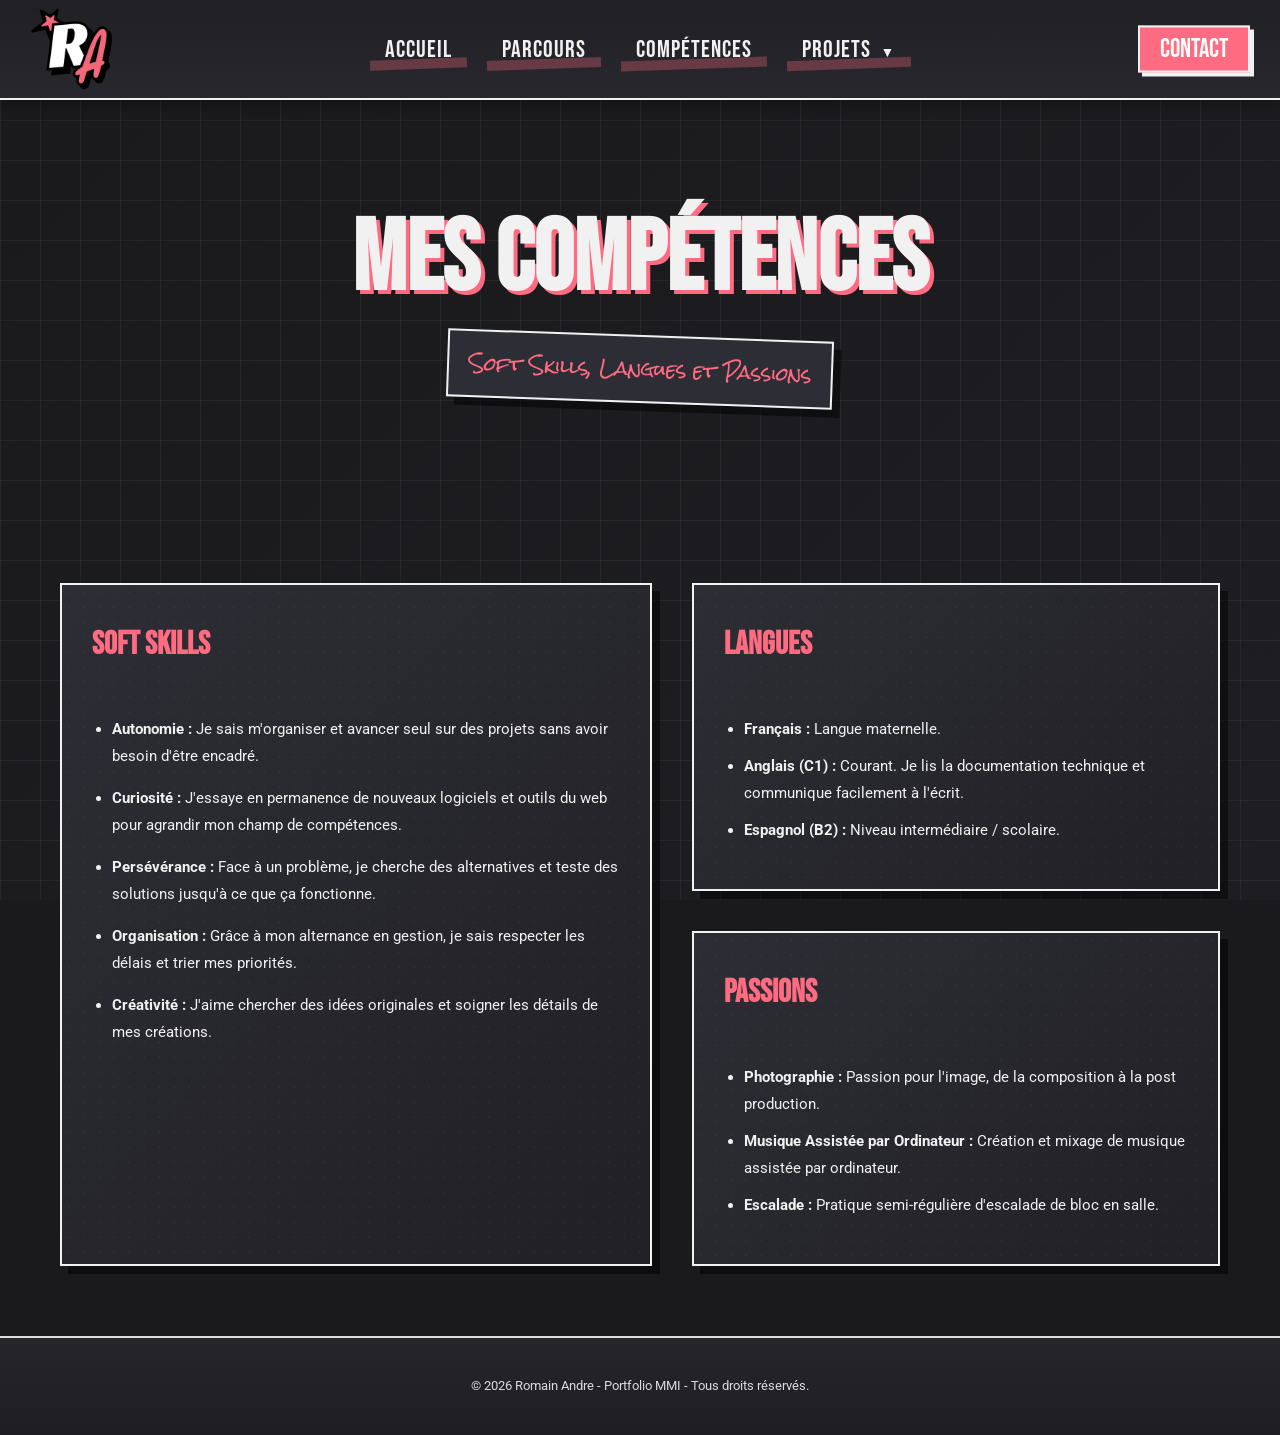
<file: competences.html>
<!DOCTYPE html>
<html lang="fr">
<head>
    <meta charset="UTF-8">
    <meta name="viewport" content="width=device-width, initial-scale=1.0">
    
    <title>Portfolio - Romain André</title>
    
    <meta name="description" content="Découvrez mes projets en direction artistique, graphisme, vidéo, et plus encore ! En recherche d'alternance.">

    <meta property="og:title" content="Portfolio - Romain André">
    <meta property="og:description" content="Découvrez mon univers créatif (Graphisme, Web, Vidéo). Étudiant en BUT MMI, je cherche une alternance en création numérique ou communication !">
    <meta property="og:url" content="https://andre-romain.github.io/portfolio/">
    <meta property="og:type" content="website">
    <meta property="og:image" content="https://andre-romain.github.io/portfolio/media/romain_site_preview.jpg"> <link rel="icon" type="image/png" href="images/favicon.png">
    <link rel="stylesheet" href="style.css">
</head>
<body>
    <div class="transition-volet-rouge"></div>
    
    <div class="transition-volet-noir">
        <img src="images/logo.png" alt="Transition Logo" class="logo-dans-transition">
    </div>

    <header id="main-header">
        <a href="index.html" class="header-logo-link">
            <img src="images/favicon.png" alt="Retour à l'accueil">
        </a>
        <nav class="nav-container">
            <a href="index.html" class="nav-item">ACCUEIL</a>
            <a href="parcours.html" class="nav-item">PARCOURS</a>
            <a href="competences.html" class="nav-item">COMPÉTENCES</a>
            
            <div class="dropdown">
                <span class="nav-item texte-projets-pc">PROJETS <span style="font-size: 14px; margin-left: 5px;">▼</span></span>
                <div class="dropdown-content">
                    <a href="pro.html">PROJETS professionnels</a>
                    <a href="ecole.html">PROJETS ACADÉMIQUES</a>
                    <a href="perso.html">PROJETS PERSOnnels</a>
                </div>
            </div>
            
            <a href="index.html#contact" class="nav-item contact-mobile">CONTACT</a>
        </nav>
        <a href="index.html#contact" class="btn-contact-header desktop-contact">CONTACT</a>
        <button id="hamburger-menu" class="hamburger-btn">
            <span></span><span></span><span></span>
        </button>
    </header>

    <main class="wrapper">
        <section style="grid-column: 1 / 13; text-align: center; margin-top: 50px;">
            <h1 class="anim-prenom" style="font-size: 100px;">MES COMPÉTENCES</h1>
            <br>
            <div class="sous-titre">Soft Skills, Langues et Passions</div>
        </section>

        <section style="grid-column: 1 / 13; margin-top: 60px; display: flex; gap: 40px; flex-wrap: wrap; justify-content: center;">
            
            <div class="categorie-card" style="flex: 1; min-width: 320px; text-align: left; align-items: flex-start; padding: 30px;">
                <div class="scotch-decor scotch-1"></div>
                <h3 style="font-size: 32px; color: var(--accent); margin-top: 10px; font-family: 'Bebas Neue', sans-serif;">Soft Skills</h3>
                <ul style="font-family: var(--police-paragraphe); font-size: 15px; line-height: 1.8; margin-top: 20px; padding-left: 20px;">
                    <li style="margin-bottom: 15px;"><strong>Autonomie :</strong> Je sais m'organiser et avancer seul sur des projets sans avoir besoin d'être encadré.</li>
                    <li style="margin-bottom: 15px;"><strong>Curiosité :</strong> J'essaye en permanence de nouveaux logiciels et outils du web pour agrandir mon champ de compétences.</li>
                    <li style="margin-bottom: 15px;"><strong>Persévérance :</strong> Face à un problème, je cherche des alternatives et teste des solutions jusqu'à ce que ça fonctionne.</li>
                    <li style="margin-bottom: 15px;"><strong>Organisation :</strong> Grâce à mon alternance en gestion, je sais respecter les délais et trier mes priorités.</li>
                    <li style="margin-bottom: 0;"><strong>Créativité :</strong> J'aime chercher des idées originales et soigner les détails de mes créations.</li>
                </ul>
            </div>

            <div style="flex: 1; min-width: 320px; display: flex; flex-direction: column; gap: 40px;">
                
                <div class="categorie-card" style="text-align: left; align-items: flex-start; padding: 30px;">
                    <h3 style="font-size: 32px; color: var(--accent); margin-top: 10px; font-family: 'Bebas Neue', sans-serif;">Langues</h3>
                    <ul style="font-family: var(--police-paragraphe); font-size: 15px; line-height: 1.8; margin-top: 20px; padding-left: 20px;">
                        <li style="margin-bottom: 10px;"><strong>Français :</strong> Langue maternelle.</li>
                        <li style="margin-bottom: 10px;"><strong>Anglais (C1) :</strong> Courant. Je lis la documentation technique et communique facilement à l'écrit.</li>
                        <li style="margin-bottom: 0;"><strong>Espagnol (B2) :</strong> Niveau intermédiaire / scolaire.</li>
                    </ul>
                </div>

                <div class="categorie-card" style="text-align: left; align-items: flex-start; padding: 30px;">
                    <h3 style="font-size: 32px; color: var(--accent); margin-top: 10px; font-family: 'Bebas Neue', sans-serif;">Passions</h3>
                    <ul style="font-family: var(--police-paragraphe); font-size: 15px; line-height: 1.8; margin-top: 20px; padding-left: 20px;">
                        <li style="margin-bottom: 10px;"><strong>Photographie :</strong> Passion pour l'image, de la composition à la post production.</li>
                        <li style="margin-bottom: 10px;"><strong>Musique Assistée par Ordinateur :</strong> Création et mixage de musique assistée par ordinateur.</li>
                        <li style="margin-bottom: 0;"><strong>Escalade :</strong> Pratique semi-régulière d'escalade de bloc en salle.</li>
                    </ul>
                </div>

            </div>

        </section>
    </main>

    <footer>
        <p>© 2026 Romain Andre - Portfolio MMI - Tous droits réservés.</p>
    </footer>

    <script src="script.js"></script>
</body>
</html>
</file>
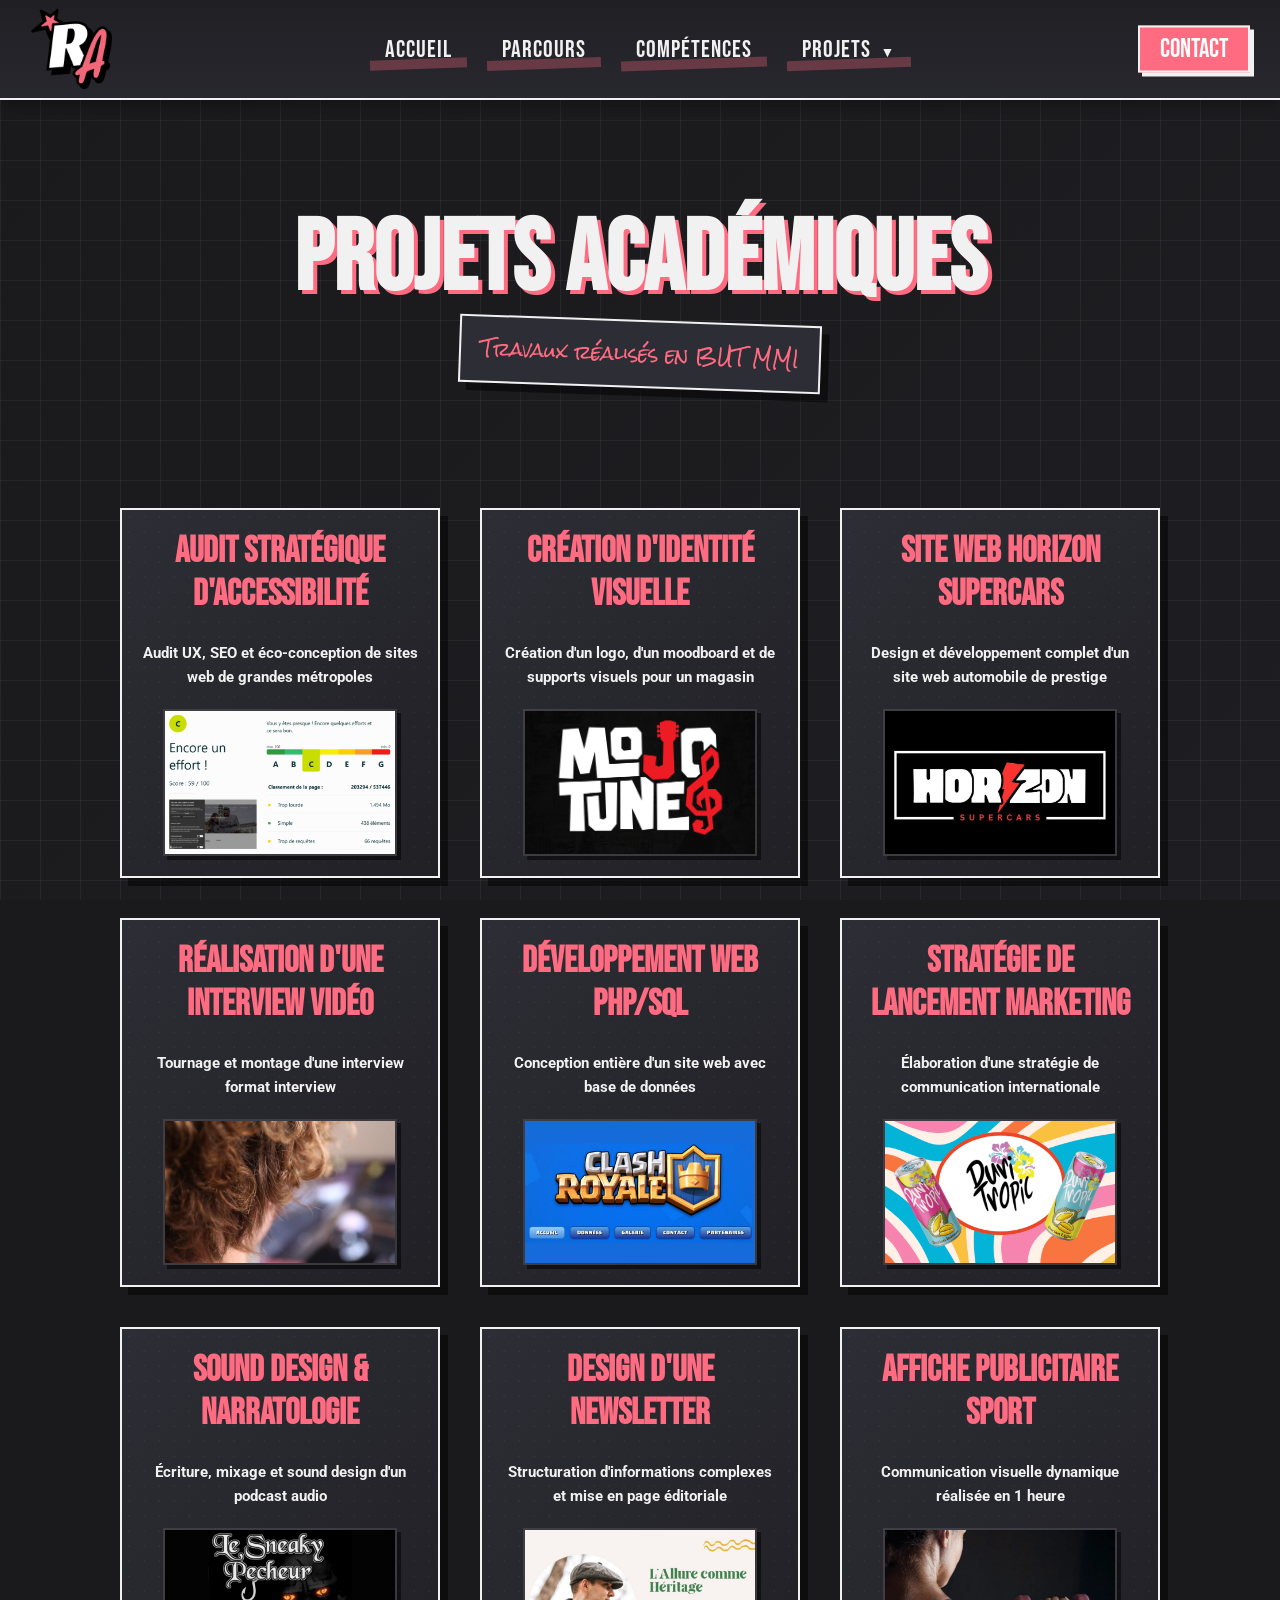
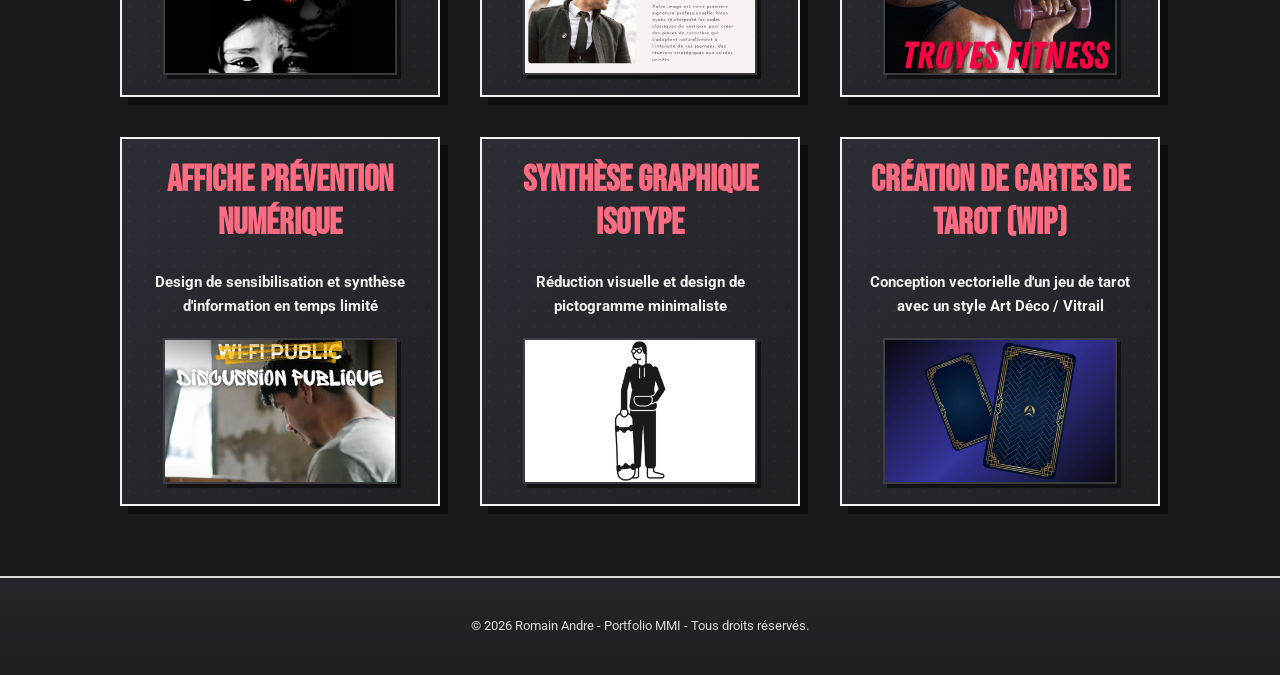
<file: ecole.html>
<!DOCTYPE html>
<html lang="fr" data-theme="sombre">
<head>
    <meta charset="UTF-8">
    <meta name="viewport" content="width=device-width, initial-scale=1.0">
    
    <title>Portfolio - Romain André</title>
    
    <meta name="description" content="Découvrez mes projets en direction artistique, graphisme, vidéo, et plus encore ! En recherche d'alternance.">

    <meta property="og:title" content="Portfolio - Romain André">
    <meta property="og:description" content="Découvrez mon univers créatif (Graphisme, Web, Vidéo). Étudiant en BUT MMI, je cherche une alternance en création numérique ou communication !">
    <meta property="og:url" content="https://andre-romain.github.io/portfolio/">
    <meta property="og:type" content="website">
    <meta property="og:image" content="https://andre-romain.github.io/portfolio/media/romain_site_preview.jpg"> <link rel="icon" type="image/png" href="images/favicon.png">
    <link rel="stylesheet" href="style.css">
</head>
<body>
    <div class="transition-volet-rouge"></div>
    <div class="transition-volet-noir">
        <img src="images/logo.png" alt="Transition Logo" class="logo-dans-transition">
    </div>

    <header id="main-header">
        <a href="index.html" class="header-logo-link">
            <img src="images/favicon.png" alt="Retour à l'accueil">
        </a>
        <nav class="nav-container">
            <a href="index.html" class="nav-item">ACCUEIL</a>
            <a href="parcours.html" class="nav-item">PARCOURS</a>
            <a href="competences.html" class="nav-item">COMPÉTENCES</a>
            
            <div class="dropdown">
                <span class="nav-item texte-projets-pc">PROJETS <span style="font-size: 14px; margin-left: 5px;">▼</span></span>
                <div class="dropdown-content">
                    <a href="pro.html">PROJETS professionnels</a>
                    <a href="ecole.html">PROJETS ACADÉMIQUES</a>
                    <a href="perso.html">PROJETS PERSOnnels</a>
                </div>
            </div>
            
            <a href="index.html#contact" class="nav-item contact-mobile">CONTACT</a>
        </nav>
        <a href="index.html#contact" class="btn-contact-header desktop-contact">CONTACT</a>
        <button id="hamburger-menu" class="hamburger-btn">
            <span></span><span></span><span></span>
        </button>
    </header>

    <main class="wrapper">
        <section style="grid-column: 1 / 13; text-align: center; position: relative; margin-top: 50px;">
            <h1 class="anim-prenom" style="font-size: 100px;">PROJETS ACADÉMIQUES</h1>
            <br>
            <div class="sous-titre" style="margin-top: 20px;">Travaux réalisés en BUT MMI</div>
        </section>

        <section class="skills-block" style="margin-top: 80px;">
            <div class="projet-container">
                
                <a href="#" class="projet-card visible" 
                   data-titre="Audit Stratégique d'Accessibilité" 
                   data-categories="Audit,UX Design,SEO"
                   data-img="images/galerie/audit_strategique_daccessibilite.jpg"
                   data-media="media/audit_strategique_daccessibilite.pdf"
                   data-galerie=""
                   data-contexte="Ce projet consistait à analyser et comparer la présence en ligne de grandes métropoles mondiales (comme Madrid, Singapour, Tokyo et Londres) afin de formuler des recommandations pour un futur site web institutionnel, mieux optimisé."
                   data-mission="En groupe, nous avons réalisé un audit complet en utilisant Lighthouse, Wave et EcoIndex pour évaluer l'accessibilité, le SEO et l'impact environnemental. Pour ma part, je me suis concentré sur l'UX et les réseaux sociaux. J'ai ainsi appris à analyser l'ergonomie, l'identité visuelle et à rédiger des recommandations argumentées."
                   data-role="Auditeur Web & UX"
                   data-duree="5 jours"
                   data-outils="Lighthouse, Wave, EcoIndex"
                   data-technos="Analyse SEO, Accessibilité">
                    <h3>Audit Stratégique d'Accessibilité</h3>
                    <p>Audit UX, SEO et éco-conception de sites web de grandes métropoles</p>
                    <img src="images/galerie/audit_strategique_daccessibilite.jpg" alt="Audit Numérique">
                </a>

                <a href="#" class="projet-card visible"
                   data-titre="Création d'Identité Visuelle" 
                   data-categories="Design Graphique,Branding"
                   data-img="images/galerie/creation_didentite_visuelle.jpg" 
                   data-media="media/creation_didentite_visuelle.pdf"
                   data-galerie=""
                   data-contexte="Pour ce projet, mon objectif était de concevoir l'identité visuelle complète de Mojo Tunes, un magasin de musique souhaitant se moderniser tout en gardant un esprit rock, authentique et convivial."
                   data-mission="J'ai tout d'abord créé une moodboard pour pouvoir proposer ma vision au client. Ensuite, j'ai créé un logotype (fusionnant une tête de guitare et une clé de sol), choisi une palette de couleurs et défini les typographies. J'ai ensuite décliné cette identité sur des cartes de visite, t-shirts et une façade de magasin. Cela m'a appris à traduire des concepts abstraits en éléments visuels cohérents."
                   data-role="Designer Graphique"
                   data-duree="5 jours"
                   data-outils="Illustrator, Photoshop"
                   data-technos="Branding, Charte Graphique">
                    <h3>Création d'Identité Visuelle</h3>
                    <p>Création d'un logo, d'un moodboard et de supports visuels pour un magasin</p>
                    <img src="images/galerie/creation_didentite_visuelle.jpg" alt="Création Identité Visuelle">
                </a>

                <a href="#" class="projet-card visible" 
                    data-titre="Site Web Horizon Supercars" 
                    data-categories="Développement Web, UI/UX Design"
                    data-img="images/galerie/horizon_supercars.jpg"
                    data-media="https://sae203.mmi25g01.mmi-troyes.fr/index"
                    data-contexte="Projet de création globale pour Horizon Supercars, une entreprise spécialisée dans la location et la vente d'automobiles de prestige. L'objectif était de concevoir une plateforme complète, dynamique et à l'image luxueuse et sportive de la marque."
                    data-mission="J'ai pris en charge la réalisation complète de ce projet (SAE). Cela inclut la création de l'identité visuelle (logo, charte graphique), la conception de l'interface (UI/UX), et surtout le développement complet du site avec une base de données fonctionnelle."
                    data-role="Développeur Web & Designer" data-duree="Projet SAE"
                    data-outils="HTML/CSS, PHP, SQL, JS, Photoshop" data-technos="Développement Full-Stack, Web Design, Branding">
                    <h3>Site Web Horizon Supercars</h3>
                    <p>Design et développement complet d'un site web automobile de prestige</p>
                    <img src="images/galerie/horizon_supercars.jpg" alt="Site Web Horizon Supercars">
                </a>

                <a href="#" class="projet-card visible"
                   data-titre="Réalisation d'une Interview Vidéo" 
                   data-categories="Audiovisuel, Montage"
                   data-img="images/galerie/realisation_dune_interview_video.jpg" 
                   data-media="https://youtu.be/Qz3iM0f63YQ"
                   data-galerie=""
                   data-contexte="Pour ce module, nous avons réalisé une interview vidéo de 2min30 centrée sur la passion d'Enzo pour le jeu Rocket League, avec pour objectif de légitimer la pratique du gaming et de l'esport auprès d'un large public."
                   data-mission="Pour ma part, je me suis chargé du briefing, de la mise en place de l'éclairage 3 points et du cadrage champ/contre-champ. J'ai ensuite réalisé le montage entier sur Premiere Pro. J'ai assimilé les règles techniques (règle des 180 degrés) et l'importance de la synchronisation sonore."
                   data-role="Cadreur & Monteur"
                   data-duree="8 jours"
                   data-outils="Premiere Pro, Caméras, Micros cravatte, Spot lumineux,"
                   data-technos="Prise de vue, Éclairage, Montage">
                    <h3>Réalisation d'une Interview Vidéo</h3>
                    <p>Tournage et montage d'une interview format interview</p>
                    <img src="images/galerie/realisation_dune_interview_video.jpg" alt="Interview Vidéo">
                </a>

                <a href="#" class="projet-card visible"
                   data-titre="Développement Web PHP/SQL" 
                   data-categories="Développement Web,Back-End"
                   data-img="images/galerie/developpement_web_phpsql.jpg" 
                   data-media="http://sae105.mmi25g01.mmi-troyes.fr/index.php"
                   data-galerie=""
                   data-contexte="Ce projet individuel consistait à créer un site web dynamique de 5 pages sur le thème de Clash Royale, en utilisant des bases de données et en respectant les normes d'accessibilité W3C."
                   data-mission="J'ai développé le site en utilisant PHP pour la logique, SQL pour les données, et CSS/JS pour le design. J'ai intégré une galerie, un formulaire de contact et hébergé le projet sur un VPS. J'ai consolidé ma rigueur technique sur la sémantique et la génération de contenu dynamique."
                   data-role="Développeur Full-Stack"
                   data-duree="15 jours"
                   data-outils="VS Code, Serveur VPS"
                   data-technos="HTML/CSS, PHP, SQL, JS">
                    <h3>Développement Web PHP/SQL</h3>
                    <p>Conception entière d'un site web avec base de données</p>
                    <img src="images/galerie/developpement_web_phpsql.jpg" alt="Site Web PHP SQL">
                </a>

                <a href="#" class="projet-card visible"
                   data-titre="Stratégie de Lancement Marketing" 
                   data-categories="Gestion de Projet,Marketing"
                   data-img="images/galerie/strategie_de_lancement_marketing.jpg" 
                   data-media="media/strategie_de_lancement_marketing.pdf"
                   data-galerie=""
                   data-contexte="En agence fictive, nous devions élaborer la stratégie de lancement d'une nouvelle boisson au durian, Duri Tropic, sur les marchés français, américain et japonais."
                   data-mission="J'ai défini le périmètre du projet, co-réalisé le diagramme de Gantt pour planifier les tâches, et participé à l'élaboration de la stratégie de communication globale et du budget. J'ai appris à utiliser des outils de gestion professionnels et à adapter une stratégie selon des personas. Je me suis également porté volontaire pour passer à l'oral devant un amphithéatre complet pour présenter mon projet à d'autres étudiants"
                   data-role="Chef de Projet Stratégie"
                   data-duree="10 jours"
                   data-outils="GanttProject, Outils Bureautiques"
                   data-technos="Planification, Stratégie 360°">
                    <h3>Stratégie de Lancement Marketing</h3>
                    <p>Élaboration d'une stratégie de communication internationale</p>
                    <img src="images/galerie/strategie_de_lancement_marketing.jpg" alt="Stratégie Marketing">
                </a>

                <a href="#" class="projet-card visible"
                   data-titre="Sound Design & Narratologie" 
                   data-categories="Audio,Sound Design"
                   data-img="images/galerie/sound_design_et_narratologie.jpg" 
                   data-media="https://youtu.be/B_25S-okYFM"
                   data-galerie=""
                   data-contexte="Ce projet consistait à produire un épisode de podcast de type enquête sonore, mêlant narration et ambiance terrifiante autour de la légende du 'Sneaky Pêcheur'."
                   data-mission="J'ai travaillé sur l'écriture du script et on sur le montage sonore final sur Audacity. J'ai intégré des bruitages et musiques d'ambiance et mixé les voix pour créer une immersion totale. Cela m'a appris l'importance du nettoyage de pistes et du sound design pour transmettre des émotions."
                   data-role="Sound Designer & Scénariste"
                   data-duree="5 jours"
                   data-outils="Audacity"
                   data-technos="Prise de son, Mixage">
                    <h3>Sound Design & Narratologie</h3>
                    <p>Écriture, mixage et sound design d'un podcast audio</p>
                    <img src="images/galerie/sound_design_et_narratologie.jpg" alt="Sound Design">
                </a>
            
                <a href="#" class="projet-card visible" 
                data-titre="Conception de Newsletter Éditoriale" 
                data-categories="Édition, Layout, Marketing"
                data-img="images/galerie/newsletter.jpg"
                data-media="media/newsletter.pdf"
                data-contexte="Création d'une newsletter structurée pour une marque de prêt-à-porter masculin, alliant hiérarchie de l'information et esthétique haut de gamme."
                data-mission="Mise en page de blocs de contenus variés, travail sur la typographie pour la lisibilité pour un confort de lecture optimal sur support numérique."
                data-role="Maquettiste PAO"
                data-duree="3 heures"
                data-outils="Photoshop, Canva" data-technos="Grille de mise en page, Hiérarchie visuelle, Copywriting">
                    <h3>Design d'une Newsletter</h3>
                    <p>Structuration d'informations complexes et mise en page éditoriale</p>
                    <img src="images/galerie/newsletter.jpg" alt="Newsletter Design">
                </a>

                <a href="#" class="projet-card visible" 
                data-titre="Communication Ciblée : Troyes Fitness" 
                data-categories="Speed Design, Print, Marketing"
                data-img="images/galerie/affiche_troyes_fitness.jpg"
                data-media="media/affiche_troyes_fitness.pdf"
                data-contexte="Création d'une affiche publicitaire pour 'Troyes Fitness' visant à attirer un public jeune (15-25 ans)."
                data-mission="Conception d'un visuel impactant et dynamique en temps limité. Utilisation de codes graphiques modernes et intégration de leviers d'engagement (offre promotionnelle, réseaux sociaux)."
                data-role="Graphic Designer" data-duree="1 heure"
                data-outils="Photoshop, Canva" data-technos="Typographie impactante, Dynamisme visuel, Appel à l'action">
                    <h3>Affiche Publicitaire Sport</h3>
                    <p>Communication visuelle dynamique réalisée en 1 heure</p>
                    <img src="images/galerie/affiche_troyes_fitness.jpg" alt="Affiche Troyes Fitness">
                </a>

                <a href="#" class="projet-card visible" 
                data-titre="Sensibilisation : Sécurité Numérique" 
                data-categories="Speed Design, Prévention, Infographie"
                data-img="images/galerie/affiche_risques_numerique.jpg"
                data-media="media/affiche_risques_numérique.pdf"
                data-contexte="Réalisation d'un support de prévention sur les dangers du Wi-Fi public et la protection des données."
                data-mission="Synthèse d'un sujet technique en un message visuel simple et percutant. Travail sur la symbolique et la clarté des solutions proposées (VPN, HTTPS)."
                data-role="Graphic Designer" data-duree="1 heure"
                data-outils="Photoshop, Canva" data-technos="Synthèse visuelle, Message de prévention, Hiérarchie d'information">
                    <h3>Affiche Prévention Numérique</h3>
                    <p>Design de sensibilisation et synthèse d'information en temps limité</p>
                    <img src="images/galerie/affiche_risques_numerique.jpg" alt="Affiche Prévention Numérique">
                </a>

                <a href="#" class="projet-card visible" 
                data-titre="Autoportrait Pictogramme Isotype" 
                data-categories="Pictogrammes, Illustrator"
                data-img="images/galerie/autoportrait_picto.jpg"
                data-media="media/autoportrait_picto.pdf"
                data-contexte="Le but de ce projet était de reprendre les codes esthétiques de Gerd Arntz (Isotypes d'Otto Neurath) afin de représenter son propre portrait."
                data-mission="J'ai donc utilisé des courbes pures et d'espaces négatifs pour atteindre le degré de complexité requis. Le pictogramme vise une réduction des formes au minimum tout en gardant un niveau de lisibilité bon."
                data-role="Designer Graphique" data-duree="2 heures"
                data-outils="Adobe Illustrator" data-technos="Isotype, Minimalisme">
                    <h3>Synthèse Graphique Isotype</h3>
                    <p>Réduction visuelle et design de pictogramme minimaliste</p>
                    <img src="images/galerie/autoportrait_picto.jpg" alt="Picto Isotype Autoportrait">
                </a>

                <a href="#" class="projet-card visible" 
                    data-titre="Création de Cartes de Tarot (WIP)" 
                    data-categories="Design Graphique, Illustrator, Illustration"
                    data-img="images/galerie/tarot.jpg"
                    data-media="media/tarot.pdf"
                    data-contexte="Projet personnel en cours de réalisation : création d'un jeu de tarot divinatoire complet. L'objectif est de fusionner la rigueur géométrique de l'Art Déco avec les contours marqués et les couleurs vibrantes de l'esthétique Vitrail."
                    data-mission="Conception vectorielle des arcanes majeurs sous Adobe Illustrator. Recherche iconographique sur le symbolisme du tarot. Travail sur la symétrie, les tracés épais et plats de couleur."
                    data-role="Designer Graphique / Illustrateur Vectoriel"
                    data-duree="En cours (WIP)"
                    data-outils="Adobe Illustrator"
                    data-technos="Tracé vectoriel, Géométrie Art Déco, Stylisation Vitrail">
                    <h3>Création de Cartes de Tarot (WIP)</h3>
                    <p>Conception vectorielle d'un jeu de tarot avec un style Art Déco / Vitrail</p>
                    <img src="images/galerie/tarot.jpg" alt="Tarot WIP Art Deco Vitrail">
                </a>

            </div>
        </section>
    </main>

    <footer>
        <p>© 2026 Romain Andre - Portfolio MMI - Tous droits réservés.</p>
    </footer>

    <div id="projet-modal" class="modal">
        <div class="modal-content-wrapper">
            <span class="close-projet-modal">&times;</span>
            
            <h1 id="modal-titre">TITRE</h1>
            
            <div id="modal-categories" class="modal-tags">
                </div>

            <div class="modal-body-grid">
                <div class="modal-main-text">
                    <h2>Le Contexte</h2>
                    <p id="modal-contexte">Texte contexte</p>
                    
                    <h2>Ma Mission</h2>
                    <p id="modal-mission">Texte mission</p>
                </div>

                <div class="modal-sidebar">
                    <h3>Outils & Compétences</h3>
                    <ul>
                        <li><strong>Rôle :</strong> <span id="modal-role"></span></li>
                        <li><strong>Durée :</strong> <span id="modal-duree"></span></li>
                        <li><strong>Outils :</strong> <span id="modal-outils"></span></li>
                        <li><strong>Compétences clés :</strong> <span id="modal-technos"></span></li>
                    </ul>
                </div>
            </div>
            
            <div id="modal-media-container" style="display: none;">
                <a id="modal-media-btn" href="#" target="_blank">🔗 Découvrir le projet complet</a>
            </div>

            <div id="modal-galerie-section" style="display: none;">
                <h2 class="galerie-titre">Aperçus du projet</h2>
                <div id="modal-galerie-container" class="galerie-grid">
                    </div>
            </div>
        </div>
    </div>

    <script src="script.js"></script>
</body>
</html>
</file>
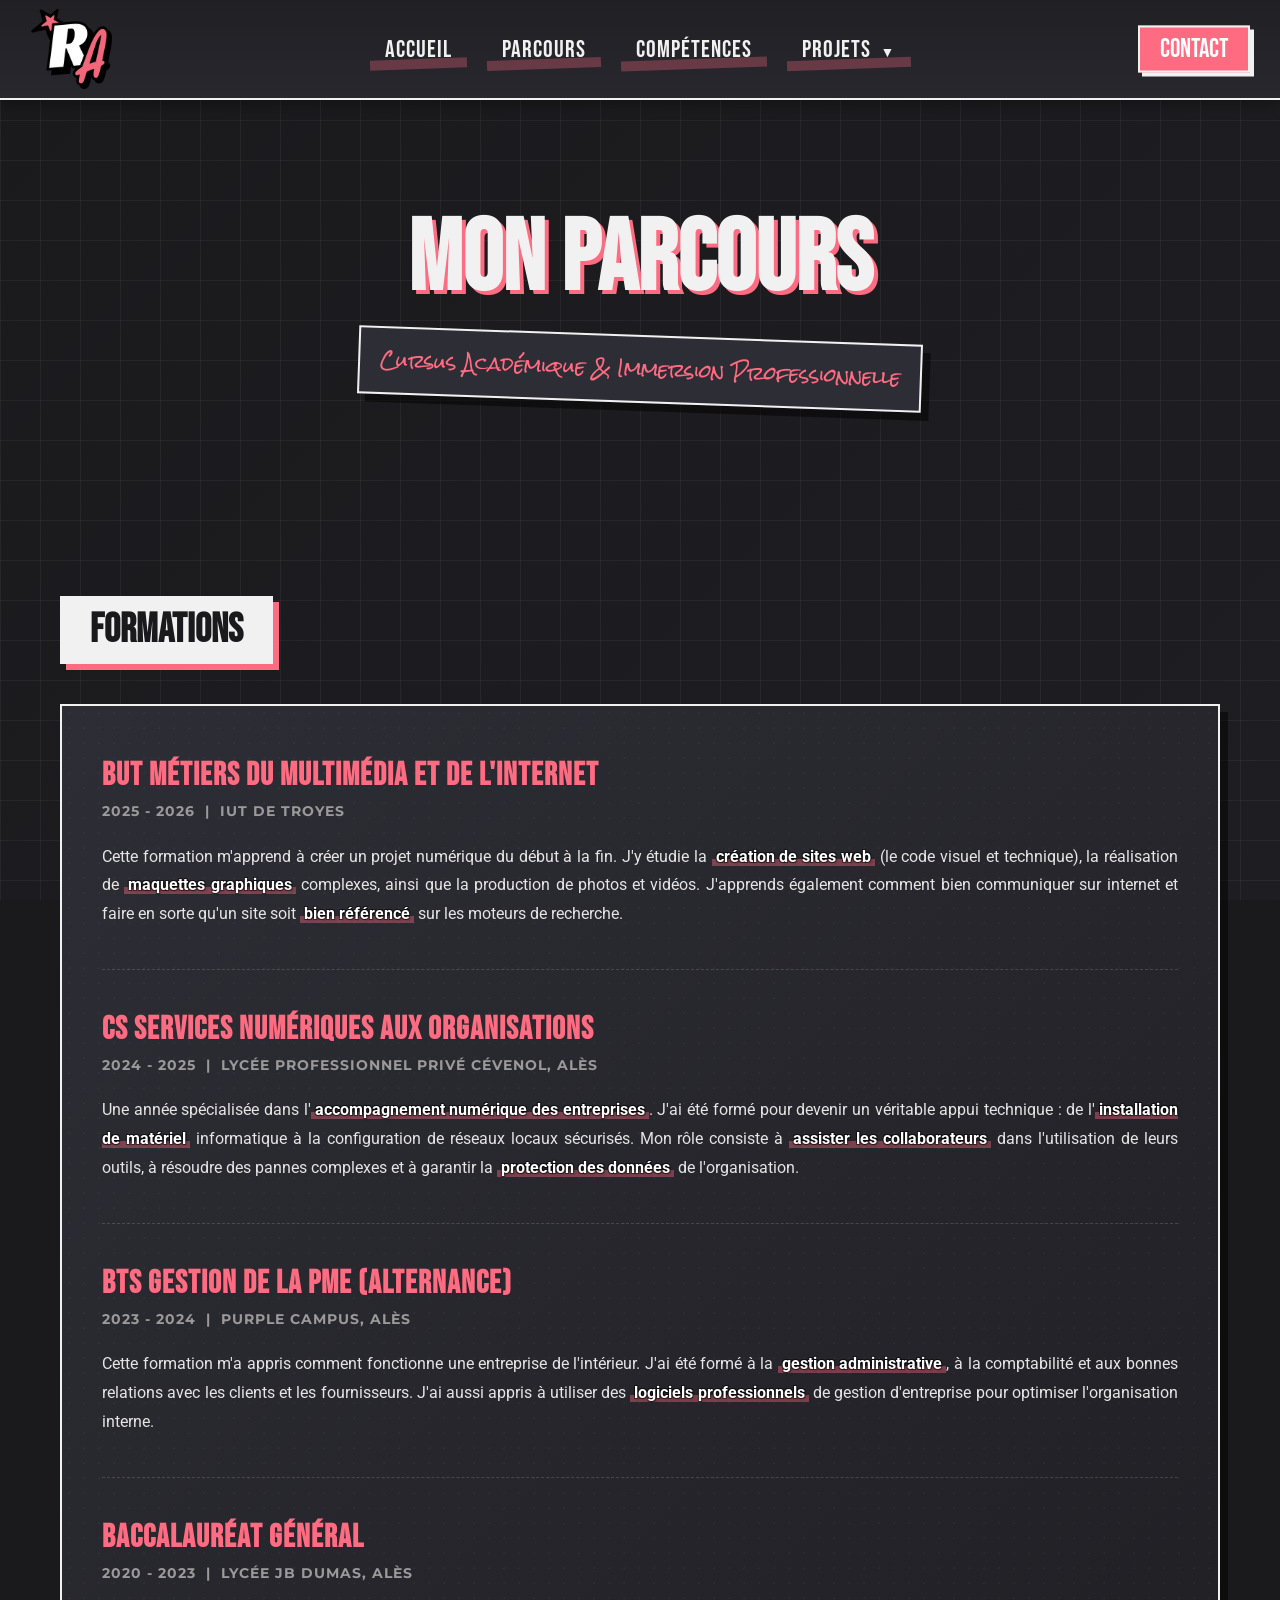
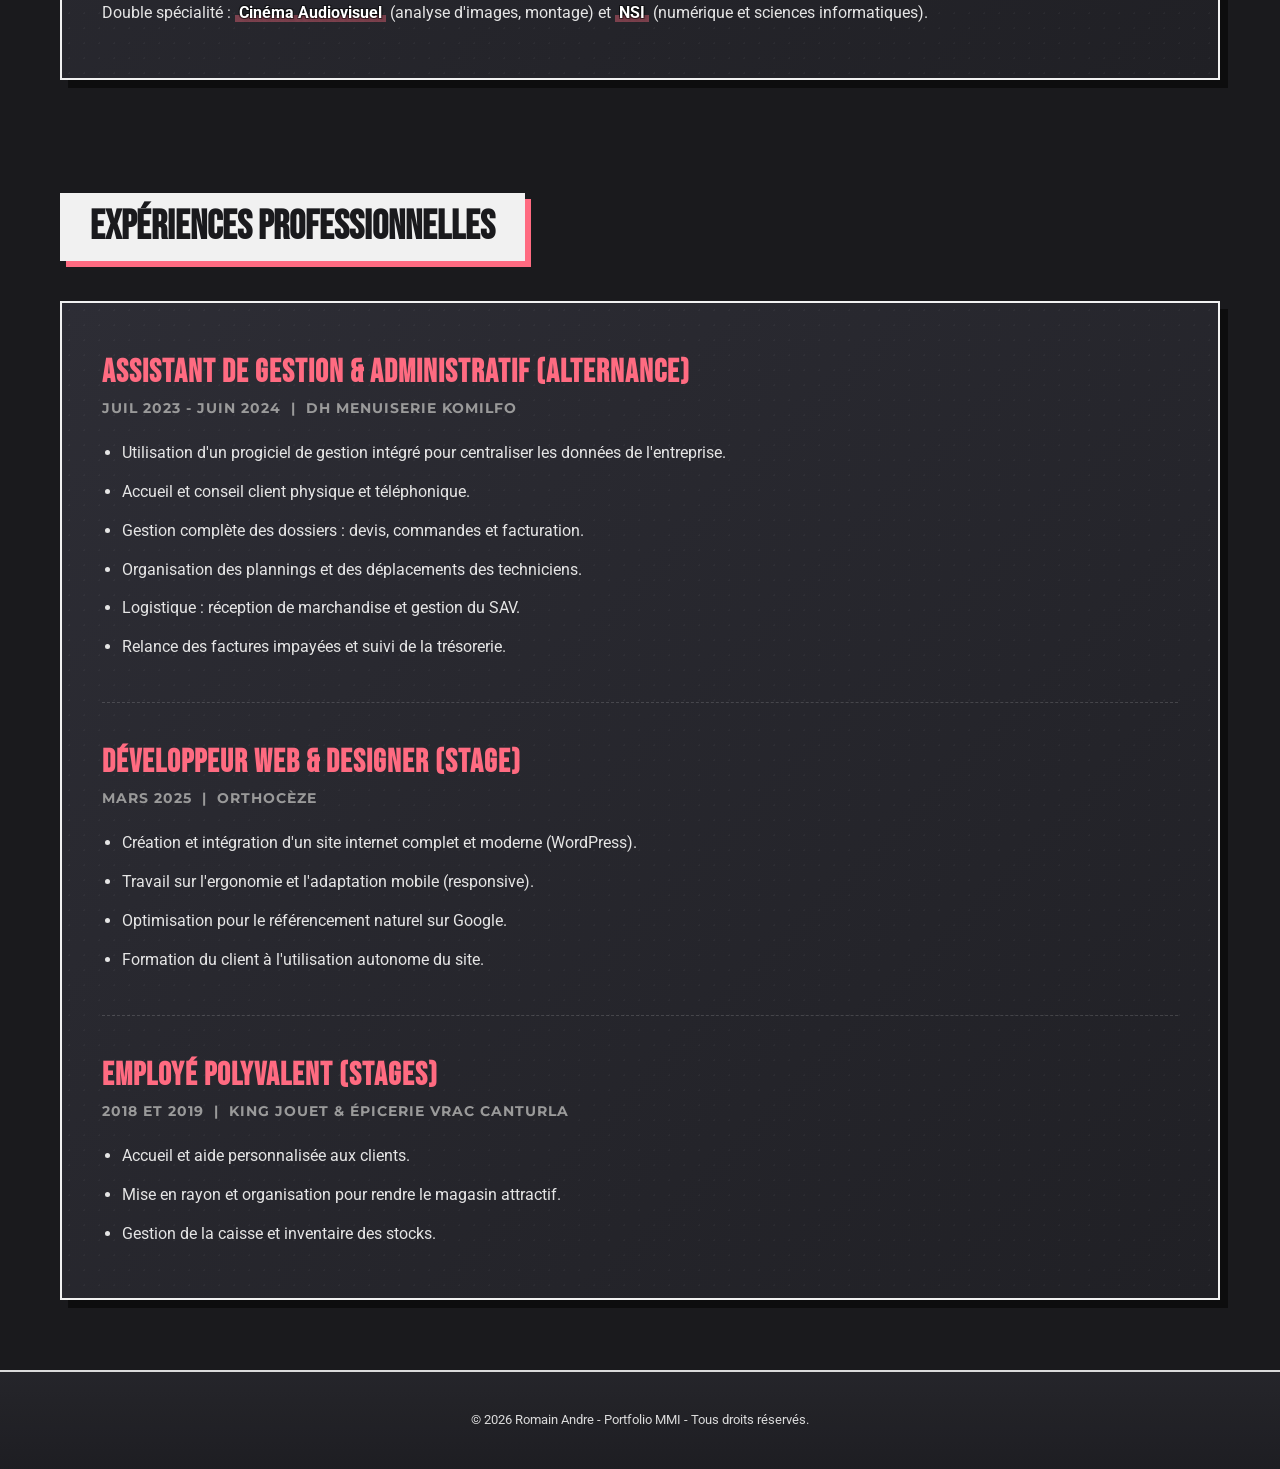
<file: parcours.html>
<!DOCTYPE html>
<html lang="fr" data-theme="sombre">
<head>
    <meta charset="UTF-8">
    <meta name="viewport" content="width=device-width, initial-scale=1.0">
    
    <title>Portfolio - Romain André</title>
    
    <meta name="description" content="Découvrez mes projets en direction artistique, graphisme, vidéo, et plus encore ! En recherche d'alternance.">

    <meta property="og:title" content="Portfolio - Romain André">
    <meta property="og:description" content="Découvrez mon univers créatif (Graphisme, Web, Vidéo). Étudiant en BUT MMI, je cherche une alternance en création numérique ou communication !">
    <meta property="og:url" content="https://andre-romain.github.io/portfolio/">
    <meta property="og:type" content="website">
    <meta property="og:image" content="https://andre-romain.github.io/portfolio/media/romain_site_preview.jpg"> <link rel="icon" type="image/png" href="images/favicon.png">
    <link rel="stylesheet" href="style.css">
</head>
<body>
    <div class="transition-volet-rouge"></div>
    
    <div class="transition-volet-noir">
        <img src="images/logo.png" alt="Transition Logo" class="logo-dans-transition">
    </div>

    <header id="main-header">
        <a href="index.html" class="header-logo-link">
            <img src="images/favicon.png" alt="Retour à l'accueil">
        </a>
        <nav class="nav-container">
            <a href="index.html" class="nav-item">ACCUEIL</a>
            <a href="parcours.html" class="nav-item">PARCOURS</a>
            <a href="competences.html" class="nav-item">COMPÉTENCES</a>
            
            <div class="dropdown">
                <span class="nav-item texte-projets-pc">PROJETS <span style="font-size: 14px; margin-left: 5px;">▼</span></span>
                <div class="dropdown-content">
                    <a href="pro.html">PROJETS professionnels</a>
                    <a href="ecole.html">PROJETS ACADÉMIQUES</a>
                    <a href="perso.html">PROJETS PERSONNELS</a>
                </div>
            </div>
            
            <a href="index.html#contact" class="nav-item contact-mobile">CONTACT</a>
        </nav>
        <a href="index.html#contact" class="btn-contact-header desktop-contact">CONTACT</a>
        <button id="hamburger-menu" class="hamburger-btn">
            <span></span><span></span><span></span>
        </button>
    </header>

<main class="wrapper">
    <section style="grid-column: 1 / 13; text-align: center; margin-top: 50px;">
        <h1 class="anim-prenom" style="font-size: 100px;">MON PARCOURS</h1>
        <br>
        <div class="sous-titre">Cursus Académique & Immersion Professionnelle</div>
    </section>

    <section class="col-pleine" style="margin-top: 40px;">
        <h2 class="section-title anim-nom" style="font-size: 40px; margin-bottom: 40px; display: inline-block;">Formations</h2>
        
        <div class="parcours-card" style="padding: 50px 40px;">
            <div class="scotch-decor scotch-1" style="top: -10px;"></div>
            
            <div style="margin-bottom: 10px;">
                <h3 style="color: var(--accent); margin: 0; font-size: 32px; font-family: 'Bebas Neue', sans-serif; letter-spacing: 1px;">BUT Métiers du Multimédia et de l'Internet</h3>
                <p style="margin: 5px 0 20px 0; font-weight: bold; color: #9a9a9a; text-transform: uppercase; font-size: 14px; letter-spacing: 1px; font-family: 'Montserrat', sans-serif;">2025 - 2026 &nbsp;|&nbsp; IUT de Troyes</p>
                <p style="margin: 0; font-size: 16px; font-family: var(--police-paragraphe); line-height: 1.8; color: #e5e5e5; text-align: justify;">
                    Cette formation m'apprend à créer un projet numérique du début à la fin. J'y étudie la <strong>création de sites web</strong> (le code visuel et technique), la réalisation de <strong>maquettes graphiques</strong> complexes, ainsi que la production de photos et vidéos. J'apprends également comment bien communiquer sur internet et faire en sorte qu'un site soit <strong>bien référencé</strong> sur les moteurs de recherche.
                </p>
            </div>

            <hr style="border: 0; border-top: 1px dashed rgba(255,255,255,0.15); margin: 40px 0;">
            
            <div style="margin-bottom: 10px;">
                <h3 style="color: var(--accent); margin: 0; font-size: 32px; font-family: 'Bebas Neue', sans-serif; letter-spacing: 1px;">CS Services Numériques aux Organisations</h3>
                <p style="margin: 5px 0 20px 0; font-weight: bold; color: #9a9a9a; text-transform: uppercase; font-size: 14px; letter-spacing: 1px; font-family: 'Montserrat', sans-serif;">2024 - 2025 &nbsp;|&nbsp; Lycée Professionnel Privé Cévenol, Alès</p>
                <p style="margin: 0; font-size: 16px; font-family: var(--police-paragraphe); line-height: 1.8; color: #e5e5e5; text-align: justify;">
                    Une année spécialisée dans l'<strong>accompagnement numérique des entreprises</strong>. J'ai été formé pour devenir un véritable appui technique : de l'<strong>installation de matériel</strong> informatique à la configuration de réseaux locaux sécurisés. Mon rôle consiste à <strong>assister les collaborateurs</strong> dans l'utilisation de leurs outils, à résoudre des pannes complexes et à garantir la <strong>protection des données</strong> de l'organisation.
                </p>
            </div>

            <hr style="border: 0; border-top: 1px dashed rgba(255,255,255,0.15); margin: 40px 0;">

            <div style="margin-bottom: 10px;">
                <h3 style="color: var(--accent); margin: 0; font-size: 32px; font-family: 'Bebas Neue', sans-serif; letter-spacing: 1px;">BTS Gestion de la PME (Alternance)</h3>
                <p style="margin: 5px 0 20px 0; font-weight: bold; color: #9a9a9a; text-transform: uppercase; font-size: 14px; letter-spacing: 1px; font-family: 'Montserrat', sans-serif;">2023 - 2024 &nbsp;|&nbsp; PURPLE Campus, Alès</p>
                <p style="margin: 0; font-size: 16px; font-family: var(--police-paragraphe); line-height: 1.8; color: #e5e5e5; text-align: justify;">
                    Cette formation m'a appris comment fonctionne une entreprise de l'intérieur. J'ai été formé à la <strong>gestion administrative</strong>, à la comptabilité et aux bonnes relations avec les clients et les fournisseurs. J'ai aussi appris à utiliser des <strong>logiciels professionnels</strong> de gestion d'entreprise pour optimiser l'organisation interne.
                </p>
            </div>

            <hr style="border: 0; border-top: 1px dashed rgba(255,255,255,0.15); margin: 40px 0;">

            <div>
                <h3 style="color: var(--accent); margin: 0; font-size: 32px; font-family: 'Bebas Neue', sans-serif; letter-spacing: 1px;">Baccalauréat Général</h3>
                <p style="margin: 5px 0 15px 0; font-weight: bold; color: #9a9a9a; text-transform: uppercase; font-size: 14px; letter-spacing: 1px; font-family: 'Montserrat', sans-serif;">2020 - 2023 &nbsp;|&nbsp; Lycée JB Dumas, Alès</p>
                <p style="margin: 0; font-size: 16px; font-family: var(--police-paragraphe); color: #e5e5e5; line-height: 1.8;">
                    Double spécialité : <strong>Cinéma Audiovisuel</strong> (analyse d'images, montage) et <strong>NSI</strong> (numérique et sciences informatiques).
                </p>
            </div>
        </div>
    </section>

    <section class="col-pleine" style="margin-top: 40px;">
        <h2 class="section-title anim-prenom" style="font-size: 40px; margin-bottom: 40px; display: inline-block;">Expériences Professionnelles</h2>
        
        <div class="parcours-card" style="padding: 50px 40px;">
            <div class="scotch-decor scotch-2" style="top: -10px; right: -10px; left: auto; transform: rotate(45deg);"></div>
            
            <div style="margin-bottom: 10px;">
                <h3 style="color: var(--accent); margin: 0; font-size: 32px; font-family: 'Bebas Neue', sans-serif; letter-spacing: 1px;">Assistant de Gestion & Administratif (Alternance)</h3>
                <p style="margin: 5px 0 20px 0; font-weight: bold; color: #9a9a9a; text-transform: uppercase; font-size: 14px; letter-spacing: 1px; font-family: 'Montserrat', sans-serif;">Juil 2023 - Juin 2024 &nbsp;|&nbsp; DH Menuiserie Komilfo</p>
                <ul style="padding-left: 20px; font-size: 16px; margin: 0; line-height: 1.8; font-family: var(--police-paragraphe); color: #e5e5e5;">
                    <li style="margin-bottom: 10px;">Utilisation d'un progiciel de gestion intégré pour centraliser les données de l'entreprise.</li>
                    <li style="margin-bottom: 10px;">Accueil et conseil client physique et téléphonique.</li>
                    <li style="margin-bottom: 10px;">Gestion complète des dossiers : devis, commandes et facturation.</li>
                    <li style="margin-bottom: 10px;">Organisation des plannings et des déplacements des techniciens.</li>
                    <li style="margin-bottom: 10px;">Logistique : réception de marchandise et gestion du SAV.</li>
                    <li style="margin-bottom: 0;">Relance des factures impayées et suivi de la trésorerie.</li>
                </ul>
            </div>

            <hr style="border: 0; border-top: 1px dashed rgba(255,255,255,0.15); margin: 40px 0;">

            <div style="margin-bottom: 10px;">
                <h3 style="color: var(--accent); margin: 0; font-size: 32px; font-family: 'Bebas Neue', sans-serif; letter-spacing: 1px;">Développeur Web & Designer (Stage)</h3>
                <p style="margin: 5px 0 20px 0; font-weight: bold; color: #9a9a9a; text-transform: uppercase; font-size: 14px; letter-spacing: 1px; font-family: 'Montserrat', sans-serif;">Mars 2025 &nbsp;|&nbsp; Orthocèze</p>
                <ul style="padding-left: 20px; font-size: 16px; margin: 0; line-height: 1.8; font-family: var(--police-paragraphe); color: #e5e5e5;">
                    <li style="margin-bottom: 10px;">Création et intégration d'un site internet complet et moderne (WordPress).</li>
                    <li style="margin-bottom: 10px;">Travail sur l'ergonomie et l'adaptation mobile (responsive).</li>
                    <li style="margin-bottom: 10px;">Optimisation pour le référencement naturel sur Google.</li>
                    <li style="margin-bottom: 0;">Formation du client à l'utilisation autonome du site.</li>
                </ul>
            </div>

            <hr style="border: 0; border-top: 1px dashed rgba(255,255,255,0.15); margin: 40px 0;">

            <div>
                <h3 style="color: var(--accent); margin: 0; font-size: 32px; font-family: 'Bebas Neue', sans-serif; letter-spacing: 1px;">Employé Polyvalent (Stages)</h3>
                <p style="margin: 5px 0 20px 0; font-weight: bold; color: #9a9a9a; text-transform: uppercase; font-size: 14px; letter-spacing: 1px; font-family: 'Montserrat', sans-serif;">2018 et 2019 &nbsp;|&nbsp; King Jouet & Épicerie Vrac Canturla</p>
                <ul style="padding-left: 20px; font-size: 16px; margin: 0; line-height: 1.8; font-family: var(--police-paragraphe); color: #e5e5e5;">
                    <li style="margin-bottom: 10px;">Accueil et aide personnalisée aux clients.</li>
                    <li style="margin-bottom: 10px;">Mise en rayon et organisation pour rendre le magasin attractif.</li>
                    <li style="margin-bottom: 0;">Gestion de la caisse et inventaire des stocks.</li>
                </ul>
            </div>
        </div>
    </section>
</main>

    <footer>
        <p>© 2026 Romain Andre - Portfolio MMI - Tous droits réservés.</p>
    </footer>

    <script src="script.js"></script>
</body>
</html>
</file>
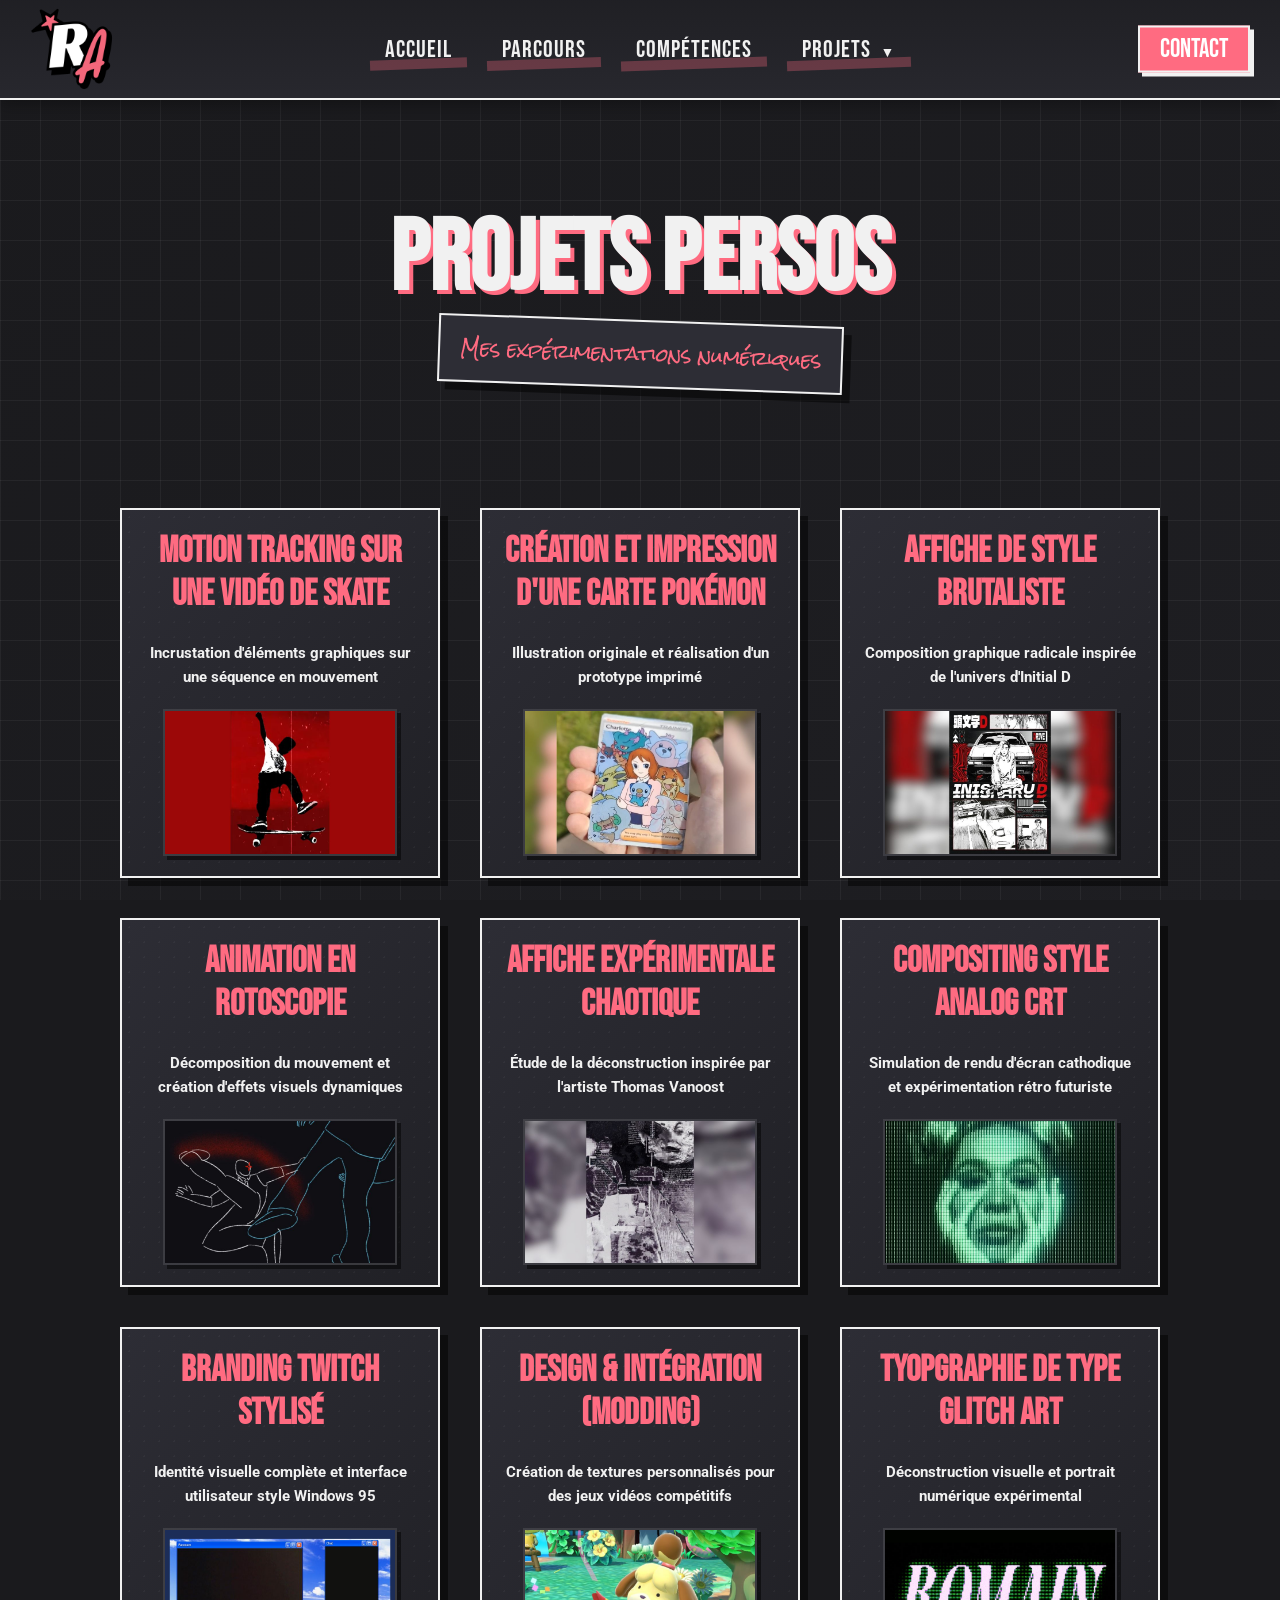
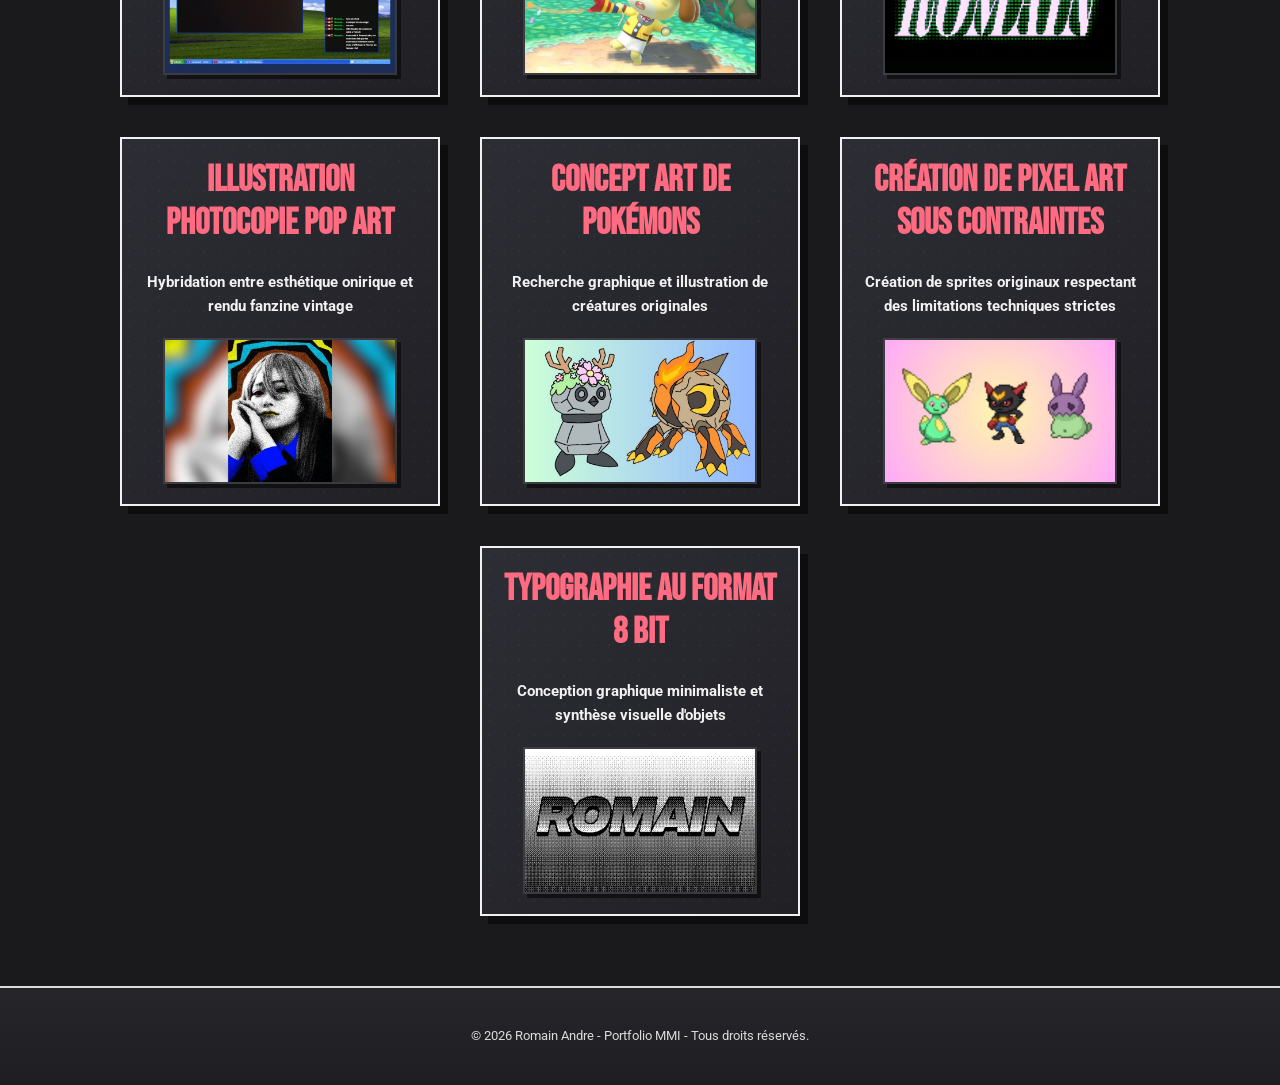
<file: perso.html>
<!DOCTYPE html>
<html lang="fr" data-theme="sombre">
<head>
    <meta charset="UTF-8">
    <meta name="viewport" content="width=device-width, initial-scale=1.0">
    
    <title>Portfolio - Romain André</title>
    
    <meta name="description" content="Découvrez mes projets en direction artistique, graphisme, vidéo, et plus encore ! En recherche d'alternance.">

    <meta property="og:title" content="Portfolio - Romain André">
    <meta property="og:description" content="Découvrez mon univers créatif (Graphisme, Web, Vidéo). Étudiant en BUT MMI, je cherche une alternance en création numérique ou communication !">
    <meta property="og:url" content="https://andre-romain.github.io/portfolio/">
    <meta property="og:type" content="website">
    <meta property="og:image" content="https://andre-romain.github.io/portfolio/media/romain_site_preview.jpg"> <link rel="icon" type="image/png" href="images/favicon.png">
    <link rel="stylesheet" href="style.css">
</head>
<body>
    <div class="cursor-dot"></div>
    <div class="cursor-outline"></div>

    <div class="transition-volet-rouge"></div>
    <div class="transition-volet-noir">
        <img src="images/logo.png" alt="Transition Logo" class="logo-dans-transition">
    </div>

    <header id="main-header">
        <a href="index.html" class="header-logo-link">
            <img src="images/favicon.png" alt="Retour à l'accueil">
        </a>
        <nav class="nav-container">
            <a href="index.html" class="nav-item">ACCUEIL</a>
            <a href="parcours.html" class="nav-item">PARCOURS</a>
            <a href="competences.html" class="nav-item">COMPÉTENCES</a>
            
            <div class="dropdown">
                <span class="nav-item texte-projets-pc">PROJETS <span style="font-size: 14px; margin-left: 5px;">▼</span></span>
                <div class="dropdown-content">
                    <a href="pro.html">PROJETS professionnels</a>
                    <a href="ecole.html">PROJETS ACADÉMIQUES</a>
                    <a href="perso.html">PROJETS PERSOnnels</a>
                </div>
            </div>
            
            <a href="index.html#contact" class="nav-item contact-mobile">CONTACT</a>
        </nav>
        <a href="index.html#contact" class="btn-contact-header desktop-contact">CONTACT</a>
        <button id="hamburger-menu" class="hamburger-btn">
            <span></span><span></span><span></span>
        </button>
    </header>

    <main class="wrapper">
    <section style="grid-column: 1 / 13; text-align: center; position: relative; margin-top: 50px;">
        <h1 class="anim-prenom" style="font-size: 100px;">PROJETS PERSOS</h1>
        <br>
        <div class="sous-titre" style="margin-top: 20px;">Mes expérimentations numériques</div>
    </section>

    <section class="skills-block" style="margin-top: 80px;">
        <div class="projet-container">
            
            <a href="media/skate.mp4" target="_blank" class="projet-card" 
                data-titre="Motion Tracking sur une Vidéo de Skate" 
                data-categories="Vidéo, Tracking"
                data-img="images/galerie/motion_preview.jpg"
                data-media="https://youtube.com/shorts/lPAaLLIIP9c"
                data-contexte="J'ai souhaité expérimenter l'intégration d'éléments numériques dans une vidéo réelle en mouvement, ici une séquence de skateboard."
                data-mission="J'ai réalisé un tracking de points (Matchmoving) pour synchroniser des éléments graphiques avec le mouvement de la caméra. Mon travail portait sur la gestion de la perspective et l'ancrage précis des visuels sur la planche en mouvement pour obtenir un rendu fluide et réaliste."
                data-role="VFX Artist" data-duree="5 heures"
                data-outils="After Effects, Mocha" data-technos="Camera Tracking, Incrustation">
                <h3>Motion Tracking sur une Vidéo de Skate</h3>
                <p>Incrustation d'éléments graphiques sur une séquence en mouvement</p>
                <img src="images/galerie/skate.jpg" alt="Motion Tracking Skate">
            </a>

            <a href="#" class="projet-card" 
                data-titre="Design Produit : Prototype de Carte" 
                data-categories="Illustration,Print"
                data-img="images/galerie/pokemon_card_real.jpg"
                data-media="https://youtube.com/shorts/IiyXdpggm20"
                data-contexte="Ce projet visait à lier l'illustration numérique à la fabrication d'un objet physique parraissant à la fois réel et professionnel."
                data-mission="J'ai réalisé une illustration haute définition que j'ai intégrée sur un gabarit officiel. Le projet a abouti à une impression sur support cartonné de qualité. J'ai ainsi appris à gérer les profils colorimétriques (CMJN) et les contraintes de mise en page pour l'impression."
                data-role="Illustrateur & Maquettiste" data-duree="60 heures"
                data-outils="Photoshop, IbisPaint X" data-technos="Dessin graphique, Mise en page Print, Prototypage">
                <h3>Création et impression d'une carte Pokémon</h3>
                <p>Illustration originale et réalisation d'un prototype imprimé</p>
                <img src="images/galerie/pokemon_card_real.jpg" alt="Pokemon Card">
            </a>

            <a href="#" class="projet-card" 
                data-titre="Composition Graphique Brutaliste" 
                data-categories="Digital Art, Brutalisme"
                data-img="images/galerie/InitialD.jpg"
                data-media="media/InitialD.png"
                data-contexte="Mon objectif était d'expérimenter le style brutaliste en l'appliquant à l'univers automobile japonais d'Initial D."
                data-mission="J'ai élaboré une composition aux contrastes crus et à la mise en page asymétrique. J'ai travaillé sur des typographies massives et des textures brutes pour retranscrire l'énergie urbaine et radicale du mouvement brutaliste."
                data-role="Illustrateur" data-duree="5 heures"
                data-outils="Photoshop" data-technos="Brutalisme, Mise en page, Composition">
                <h3>Affiche de Style Brutaliste</h3>
                <p>Composition graphique radicale inspirée de l'univers d'Initial D</p>
                <img src="images/galerie/InitialD.jpg" alt="Initial D">
            </a>

            <a href="#" class="projet-card" 
                data-titre="Étude du Mouvement en rotoscopie" 
                data-categories="Animation"
                data-img="images/galerie/motion_preview.jpg"
                data-media="https://youtu.be/RLADR7KayDY?si=7R91dPDhYkE6cPzZ"
                data-contexte="Ce projet personnel consistait à explorer la dynamique du mouvement en m'inspirant des animations de combat du jeu vidéo Tekken 8."
                data-mission="J'ai effectué une rotoscopie manuelle image par image pour décomposer le mouvement. J'ai ensuite ajouté des détails, et une traînée lumineuse pour accentuer la fluidité, la lisibilité, et l'impact visuel de l'action."
                data-role="Motion Designer" data-duree="6 heures"
                data-outils="After Effects, Tablette Graphique" data-technos="Rotoscopie, Animation de tracés">
                <h3>Animation en Rotoscopie</h3>
                <p>Décomposition du mouvement et création d'effets visuels dynamiques</p>
                <img src="images/galerie/motion_preview.jpg" alt="Motion Design">
            </a>

            <a href="#" class="projet-card" 
                data-titre="Affiche au Visuel Chaotique" 
                data-categories="Retouche, Art Expérimental"
                data-img="images/galerie/man.jpg"
                data-media="media/man.png"
                data-contexte="J'ai souhaité réaliser une affiche expérimentale centrée sur la déconstruction du portrait, fortement inspirée par l'approche chaotique de l'artiste Thomas Vanoost."
                data-mission="J'ai superposé plusieurs couches de textures et de distorsions pour créer une sensation de chaos organisé. Ce travail sur l'accumulation et l'effacement symbolise la complexité de l'identité humaine à travers un étalonnage chromatique sombre."
                data-role="Retouche photo" data-duree="3 heures"
                data-outils="Photoshop" data-technos="Texturation, Superposition">
                <h3>Affiche Expérimentale Chaotique</h3>
                <p>Étude de la déconstruction inspirée par l'artiste Thomas Vanoost</p>
                <img src="images/galerie/man.jpg" alt="Portrait">
            </a>

            <a href="#" class="projet-card" 
                data-titre="Compositing style Analog CRT" 
                data-categories="Photoshop, Compositing"
                data-img="images/galerie/matrix.jpg"
                data-media="media/matrix.png"
                data-contexte="Mon objectif était de recréer l'esthétique matérielle des vieux moniteurs à tube cathodique (Analog CRT) appliquée à l'univers de Matrix."
                data-mission="J'ai simulé des lignes de scan, des aberrations chromatiques et une courbure d'écran réaliste. J'ai harmonisé ces effets avec l'incrustation du code numérique pour donner un aspect tangible et rétro-futuriste à l'image."
                data-role="Infographiste" data-duree="4 heures"
                data-outils="Photoshop" data-technos="Scanlines, Aberration chromatique">
                <h3>Compositing style Analog CRT</h3>
                <p>Simulation de rendu d'écran cathodique et expérimentation rétro futuriste</p>
                <img src="images/galerie/matrix.jpg" alt="Matrix">
            </a>

            <a href="#" class="projet-card" 
                data-titre="Création d'un branding Twitch stylisé" 
                data-categories="UI,Branding"
                data-img="images/galerie/twitch_overlay.jpg"
                data-media="media/twitch_overlay.pdf"
                data-contexte="J'ai souhaité concevoir une interface complète pour le streaming, en m'appuyant sur l'esthétique des anciens systèmes d'exploitation."
                data-mission="J'ai créé un overlay simulant l'interface de Windows 95, incluant des scènes d'attente et des cadres de jeu. J'ai dû réfléchir à l'ergonomie de l'écran pour concilier une esthétique forte avec une lisibilité optimale pour les spectateurs."
                data-role="UI Designer" data-duree="2 heures"
                data-outils="Photoshop, Illustrator" data-technos="Layout Design">
                <h3>Branding Twitch stylisé</h3>
                <p>Identité visuelle complète et interface utilisateur style Windows 95</p>
                <img src="images/galerie/twitch_overlay.jpg" alt="Twitch Overlay">
            </a>

            <a href="#" class="projet-card" 
                data-titre="Création de textures personnalisés" 
                data-categories="Modding, Texture Painting, UI"
                data-img="images/galerie/mods_preview.jpg"
                data-media="https://gamebanana.com/members/1704915"
                data-contexte="Sur la plateforme GameBanana, j'ai créé des textures personnalisés pour des jeux vidéos compétitifs (tel que Super Smash Bros. Ultimate ou Rivals of Aether 2) afin de créer une nouvelle expérience visuelle pour les utilisateurs."
                data-mission="J'ai réalisé 6 projets complets incluant la peinture de textures 3D et la création d'assets d'interface (UI). J'ai appris à maîtriser leur intégration technique sur des logiciels spécifiques (injection de fichiers) et à assurer la maintenance des fichiers pour garantir leur compatibilité avec les mises à jour."
                data-role="Moddeur, Texture Artist" data-duree="x"
                data-outils="Photoshop, logiciels d'intégration spécifiques" data-technos="Texture Painting, Injection de fichiers">
                <h3>Design & Intégration (Modding)</h3>
                <p>Création de textures personnalisés pour des jeux vidéos compétitifs</p>
                <img src="images/galerie/mods_preview.jpg" alt="Modding Game">
            </a>

            <a href="#" class="projet-card" 
                data-titre="Art Numérique Expérimental" 
                data-categories="Typographie, Glitch"
                data-img="images/galerie/romainglitch.jpg"
                data-media="media/romainglitch.png"
                data-contexte="J'ai exploré ici le concept de beauté de l'erreur en déconstruisant un portrait numérique de manière volontaire."
                data-mission="J'ai utilisé des techniques de décalage de couches RVB et de pixel sorting pour générer des distorsions. Ce projet m'a permis d'explorer des rendus disruptifs et d'utiliser Photoshop comme un outil de création artistique pure."
                data-role="Visual Artist" data-duree="1 heures"
                data-outils="Photoshop" data-technos="Glitch Effect, Pixel sorting">
                <h3>Tyopgraphie de type Glitch Art</h3>
                <p>Déconstruction visuelle et portrait numérique expérimental</p>
                <img src="images/galerie/romainglitch.jpg" alt="Glitch Art">
            </a>

            <a href="#" class="projet-card" 
                data-titre="Illustration Photocopie Pop Art" 
                data-categories="Illustration, Concept Art"
                data-img="images/galerie/angel.jpg"
                data-media="media/angel.png"
                data-contexte="Ce projet consistait à explorer un style graphique hybride entre la photocopie noir et blanc et le mouvement Pop Art."
                data-mission="J'ai travaillé sur la saturation extrême des contrastes et l'ajout de trames mécaniques pour simuler un rendu fanzine. Mon but était de détourner une figure mystique onirique pour lui donner une esthétique de presse alternative underground."
                data-role="Concept Artist" data-duree="2 heures"
                data-outils="Photoshop" data-technos="Halftones, Style Photocopie, Pop Art">
                <h3>Illustration Photocopie Pop Art</h3>
                <p>Hybridation entre esthétique onirique et rendu fanzine vintage</p>
                <img src="images/galerie/angel.jpg" alt="Angel Art">
            </a>

            <a href="#" class="projet-card" 
                data-titre="Concept Art : Design de Créatures" 
                data-categories="Concept Art, Illustration, Character Design"
                data-img="images/galerie/fakemon_concept.jpg"
                data-media="media/fakemon_concept.pdf"
                data-contexte="Avant de directement dessiner avec les pixels, j'ai souhaité réaliser un travail de conception pure pour imaginer de nouveaux Pokémons avec une approche artistique moderne."
                data-mission="J'ai travaillé sur la recherche de silhouettes et la création de palettes de couleurs cohérentes. Mon objectif était de définir l'anatomie et le caractère de chaque créature via le digital painting, en mettant l'accent sur les volumes et les textures."
                data-role="Concept Artist" data-duree="15 heures"
                data-outils="Photoshop, Tablette Graphique" data-technos="Character Design, Digital Painting">
                <h3>Concept Art de pokémons</h3>
                <p>Recherche graphique et illustration de créatures originales</p>
                <img src="images/galerie/fakemon_concept.jpg" alt="Fakemon Concept Art">
            </a>

            <a href="#" class="projet-card" 
                data-titre="Création de Pixel Art sous Contraintes" 
                data-categories="Pixel Art, Character Design"
                data-img="images/galerie/pixel_fakemon.jpg"
                data-media="media/pixel_fakemon.pdf"
                data-contexte="Mon objectif était de comprendre et de respecter les limitations techniques des consoles portables des années 2000, ici la GameBoy Advance."
                data-mission="J'ai conçu 3 créatures originales en m'imposant une grille de 64x64 pixels et une palette de couleurs indexée. J'ai travaillé sur la synthèse visuelle et le shading pour rendre les sprites expressifs malgré la basse résolution."
                data-role="Pixel Artist" data-duree="10 heures"
                data-outils="Aseprite" data-technos="Shading indexé, Contraintes techniques">
                <h3>Création de Pixel Art sous contraintes</h3>
                <p>Création de sprites originaux respectant des limitations techniques strictes</p>
                <img src="images/galerie/pixel_fakemon.jpg" alt="Fakemon">
            </a>

            <a href="#" class="projet-card" 
                data-titre="Typographie au format 8 Bit" 
                data-categories="Pixel art, Typographie"
                data-img="images/galerie/pixel.jpg"
                data-media="media/pixel.png"
                data-contexte="Ce projet consistait à créer une typographie ressemblant a celle d'une interface de jeux vidéo rétro-stylisée."
                data-mission="J'ai travaillé sur la synthèse visuelle d'un texte en 8 bit. Mon défi était de maintenir une reconnaissance immédiate des lettres tout en intégrant un dégradé avec du noir et du blanc seulement."
                data-role="Pixel Artist" data-duree="2 heures"
                data-outils="Aseprite, Photoshop" data-technos="Synthèse visuelle, Assets 2D">
                <h3>Typographie au format 8 Bit</h3>
                <p>Conception graphique minimaliste et synthèse visuelle d'objets</p>
                <img src="images/galerie/pixel.jpg" alt="Pixel Assets">
            </a>

        </div>
    </section>
    </main>

    <footer>
        <p>© 2026 Romain Andre - Portfolio MMI - Tous droits réservés.</p>
    </footer>

    <div id="projet-modal" class="modal">
        <div class="modal-content-wrapper">
            <span class="close-projet-modal">&times;</span>
            <h1 id="modal-titre">TITRE</h1>
            <div id="modal-categories" class="modal-tags"></div>

            <div class="modal-body-grid">
                <div class="modal-main-text">
                    <h2>Le Contexte</h2>
                    <p id="modal-contexte">Texte contexte</p>
                    <h2>Ma Mission</h2>
                    <p id="modal-mission">Texte mission</p>
                </div>
                <div class="modal-sidebar">
                    <h3>Détails Techniques</h3>
                    <ul>
                        <li><strong>Rôle :</strong> <span id="modal-role"></span></li>
                        <li><strong>Durée :</strong> <span id="modal-duree"></span></li>
                        <li><strong>Outils :</strong> <span id="modal-outils"></span></li>
                        <li><strong>Compétences :</strong> <span id="modal-technos"></span></li>
                    </ul>
                </div>
            </div>
            
            <div id="modal-media-container" style="display: none;">
                <a id="modal-media-btn" href="#" target="_blank">🔗 Découvrir le projet complet</a>
            </div>

            <div id="modal-galerie-section" style="display: none;">
                <h2 class="galerie-titre">Aperçus</h2>
                <div id="modal-galerie-container" class="galerie-grid"></div>
            </div>
        </div>
    </div>

    <script src="script.js"></script>
</body>
</html>
</file>
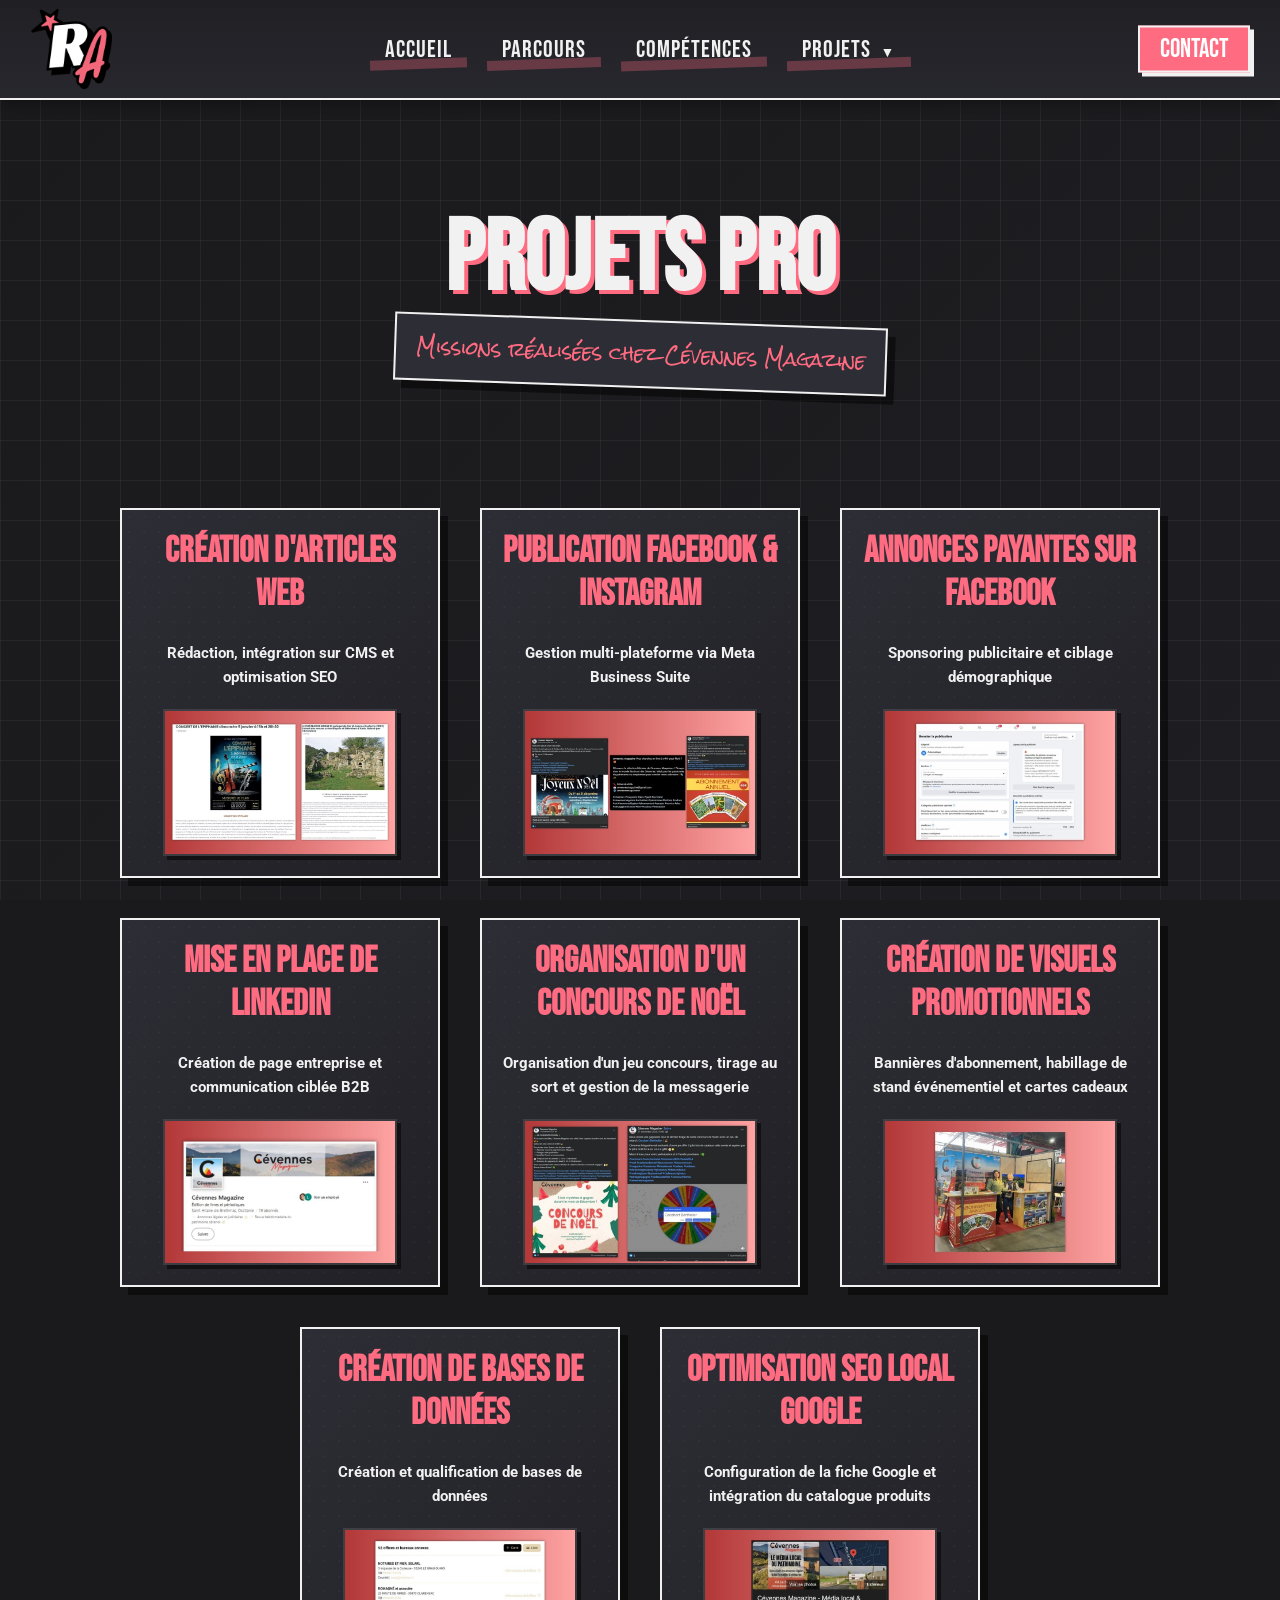
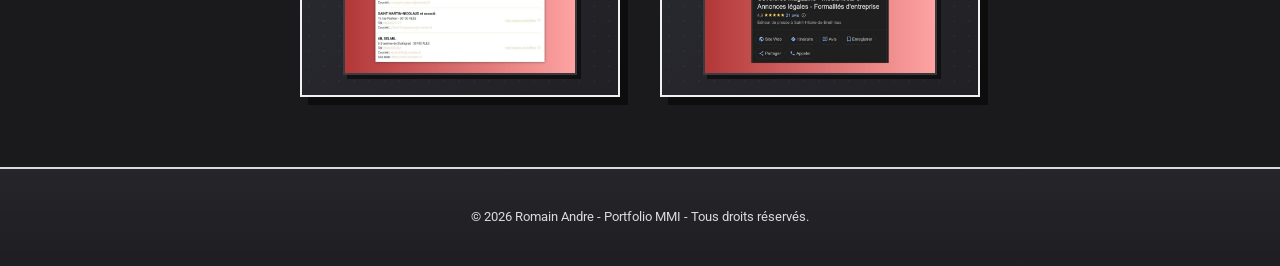
<file: pro.html>
<!DOCTYPE html>
<html lang="fr" data-theme="sombre">
<head>
    <meta charset="UTF-8">
    <meta name="viewport" content="width=device-width, initial-scale=1.0">
    
    <title>Portfolio - Romain André</title>
    
    <meta name="description" content="Découvrez mes projets en direction artistique, graphisme, vidéo, et plus encore ! En recherche d'alternance.">

    <meta property="og:title" content="Portfolio - Romain André">
    <meta property="og:description" content="Découvrez mon univers créatif (Graphisme, Web, Vidéo). Étudiant en BUT MMI, je cherche une alternance en création numérique ou communication !">
    <meta property="og:url" content="https://andre-romain.github.io/portfolio/">
    <meta property="og:type" content="website">
    <meta property="og:image" content="https://andre-romain.github.io/portfolio/media/romain_site_preview.jpg"> <link rel="icon" type="image/png" href="images/favicon.png">
    <link rel="stylesheet" href="style.css">
</head>
<body>
    <div class="transition-volet-rouge"></div>
    <div class="transition-volet-noir">
        <img src="images/logo.png" alt="Transition Logo" class="logo-dans-transition">
    </div>

    <header id="main-header">
        <a href="index.html" class="header-logo-link">
            <img src="images/favicon.png" alt="Retour à l'accueil">
        </a>
        <nav class="nav-container">
            <a href="index.html" class="nav-item">ACCUEIL</a>
            <a href="parcours.html" class="nav-item">PARCOURS</a>
            <a href="competences.html" class="nav-item">COMPÉTENCES</a>
            
            <div class="dropdown">
                <span class="nav-item texte-projets-pc">PROJETS <span style="font-size: 14px; margin-left: 5px;">▼</span></span>
                <div class="dropdown-content">
                    <a href="pro.html">PROJETS professionnels</a>
                    <a href="ecole.html">PROJETS ACADÉMIQUES</a>
                    <a href="perso.html">PROJETS PERSOnnels</a>
                </div>
            </div>
            
            <a href="index.html#contact" class="nav-item contact-mobile">CONTACT</a>
        </nav>
        <a href="index.html#contact" class="btn-contact-header desktop-contact">CONTACT</a>
        <button id="hamburger-menu" class="hamburger-btn">
            <span></span><span></span><span></span>
        </button>
    </header>

    <main class="wrapper">
        <section style="grid-column: 1 / 13; text-align: center; position: relative; margin-top: 50px;">
            <h1 class="anim-prenom" style="font-size: 100px;">PROJETS PRO</h1>
            <br>
            <div class="sous-titre" style="margin-top: 20px;">Missions réalisées chez Cévennes Magazine</div>
        </section>

        <section class="skills-block" style="margin-top: 80px;">
            <div class="projet-container">
                
                <a href="#" class="projet-card visible" 
                   data-titre="Création d'articles sur le site" 
                   data-categories="Webmastering, SEO, Rédaction"
                   data-img="images/galerie/cevennes_articles.jpg"
                   data-media="https://cevennesmagazine.fr/smartblog/600_cevennesmagazine.html"
                   data-galerie=""
                   data-contexte="Alimentation régulière du site vitrine de Cévennes Magazine avec des actualités locales, des événements (ex: Concert de l'Épiphanie) et des articles sur le patrimoine."
                   data-mission="Intégration du contenu textuel et visuel sur le CMS (PrestaShop). J'ai également travaillé sur l'optimisation du référencement naturel (SEO) en renseignant les balises titres, les meta descriptions et les mots-clés pour chaque nouvelle page."
                   data-role="Intégrateur web"
                   data-duree="Mission régulière"
                   data-outils="Prestashop, CMS"
                   data-technos="Intégration Web, SEO">
                    <h3>Création d'articles web</h3>
                    <p>Rédaction, intégration sur CMS et optimisation SEO</p>
                    <img src="images/galerie/cevennes_articles.jpg" alt="Création articles CMS">
                </a>

                <a href="#" class="projet-card visible"
                   data-titre="Community Management : Facebook & Instagram" 
                   data-categories="Réseaux Sociaux, Community Management"
                   data-img="images/galerie/cevennes_reseaux.jpg" 
                   data-media="https://www.facebook.com/photo.php?fbid=1152164596912656"
                   data-galerie=""
                   data-contexte="Animation des communautés de lecteurs sur les réseaux sociaux pour promouvoir les abonnements, les idées cadeaux de Noël et les événements d'Alès."
                   data-mission="Utilisation de Meta Business Suite pour programmer et publier simultanément sur Facebook et Instagram. J'ai rédigé les accroches, utilisé les hashtags pertinents et géré les visuels associés."
                   data-role="Community Manager"
                   data-duree="Mission régulière"
                   data-outils="Meta Business Suite, Facebook, Instagram"
                   data-technos="Planification, Rédaction sociale">
                    <h3>Publication Facebook & Instagram</h3>
                    <p>Gestion multi-plateforme via Meta Business Suite</p>
                    <img src="images/galerie/cevennes_reseaux.jpg" alt="Posts Facebook Instagram">
                </a>

                <a href="#" class="projet-card visible" 
                    data-titre="Campagnes Publicitaires Facebook Ads" 
                    data-categories="Webmarketing, Social Ads"
                    data-img="images/galerie/cevennes_ads.jpg"
                    data-media="https://www.instagram.com/p/DDE7srcq3x2/"
                    data-contexte="Afin de booster les ventes d'abonnements et de livres à prix réduits pour les fêtes, il a fallu mettre en place des campagnes sponsorisées pour atteindre un public plus large."
                    data-mission="Création et paramétrage de publicités via l'outil publicitaire de Facebook. J'ai défini des audiences ciblées, par exemple sur la zone de Paris, en visant une tranche d'âge spécifique pour optimiser le budget et maximiser les conversions."
                    data-role="Traffic Manager" 
                    data-duree="Campagnes ponctuelles"
                    data-outils="Facebook Ads Manager" 
                    data-technos="Ciblage publicitaire, Sponsoring, Analyse d'audience">
                    <h3>Annonces payantes sur Facebook</h3>
                    <p>Sponsoring publicitaire et ciblage démographique</p>
                    <img src="images/galerie/cevennes_ads.jpg" alt="Facebook Ads">
                </a>

                <a href="#" class="projet-card visible"
                   data-titre="Déploiement de la stratégie Linkedin" 
                   data-categories="Réseaux Sociaux, B2B"
                   data-img="images/galerie/cevennes_linkedin.jpg" 
                   data-media="https://www.linkedin.com/company/cevennes-magazine/"
                   data-galerie=""
                   data-contexte="Cévennes Magazine étant habilité à publier des annonces légales dans le Gard, il était nécessaire de développer une présence professionnelle sur Linkedin pour toucher une cible B2B."
                   data-mission="Création complète de la page entreprise Linkedin. J'ai rédigé les présentations et publié des posts ciblés à l'attention des professionnels pour les informer de nos services d'annonces légales, incluant des liens vers notre système de devis en ligne."
                   data-role="Community Manager B2B"
                   data-duree="Création et Suivi"
                   data-outils="LinkedIn"
                   data-technos="Communication B2B, Networking">
                    <h3>Mise en place de Linkedin</h3>
                    <p>Création de page entreprise et communication ciblée B2B</p>
                    <img src="images/galerie/cevennes_linkedin.jpg" alt="Linkedin B2B">
                </a>

                <a href="#" class="projet-card visible"
                   data-titre="Organisation d'un Concours de Noël" 
                   data-categories="Engagement, Événementiel, Community Management"
                   data-img="images/galerie/cevennes_concours.jpg" 
                   data-media="https://www.facebook.com/photo.php?fbid=1141939951268454"
                   data-galerie=""
                   data-contexte="Pour dynamiser la communauté en fin d'année, nous avons organisé un jeu concours sur un mois complet avec plusieurs tirages au sort pour faire gagner des lots chaques semaines."
                   data-mission="Création du visuel, rédaction des règles d'engagement (abonnements, partages, mentions), et gestion opérationnelle du concours. J'ai utilisé une roue virtuelle pour effectuer les tirages au sort de manière transparente, et j'ai assuré la modération ainsi que les réponses aux messages privés des participants via la messagerie Meta."
                   data-role="Gestionnaire de projet / Community Manager"
                   data-duree="1 mois"
                   data-outils="Facebook, Wheel of Names, Meta Inbox"
                   data-technos="Fidélisation, Modération, SAV">
                    <h3>Organisation d'un Concours de Noël</h3>
                    <p>Organisation d'un jeu concours, tirage au sort et gestion de la messagerie</p>
                    <img src="images/galerie/cevennes_concours.jpg" alt="Concours de Noel">
                </a>

                <a href="#" class="projet-card visible"
                   data-titre="Création de visuels promotionnels" 
                   data-categories="Graphisme, Print, Digital"
                   data-img="images/galerie/cevennes_visuels.jpg" 
                   data-media="https://www.facebook.com/photo.php?fbid=1227537856041996"
                   data-galerie=""
                   data-contexte="Besoin de supports de communication variés, tant pour les réseaux sociaux de l'entreprise que pour des événements physiques de représentation."
                   data-mission="Création graphique de multiples supports, des bannières web pour la promotion des différents abonnements, design de chèques cadeaux, et conception d'un habillage de stand pour le salon Alespo."
                   data-role="Graphiste"
                   data-duree="Mission régulière"
                   data-outils="Logiciels de PAO"
                   data-technos="Design publicitaire, PLV, Déclinaison de formats">
                    <h3>Création de visuels promotionnels</h3>
                    <p>Bannières d'abonnement, habillage de stand événementiel et cartes cadeaux</p>
                    <img src="images/galerie/cevennes_visuels.jpg" alt="Visuels Promotionnels">
                </a>

                <a href="#" class="projet-card visible"
                   data-titre="Création et Qualification de Bases de Données" 
                   data-categories="Data, Prospection, Administratif"
                   data-img="images/galerie/cevennes_bdd.jpg" 
                   data-media="https://annuaire.experts-comptables.org/recherche/ville/ales"
                   data-galerie=""
                   data-contexte="Pour soutenir l'activité de parution d'annonces légales, l'entreprise avait besoin de structurer et d'élargir son fichier de contacts professionnels dans la région (avocats, notaires, experts-comptables)."
                   data-mission="Recherche, extraction et saisie de coordonnées professionnelles dans le département du Gard. J'ai qualifié les contacts, créé des groupes spécifiques via l'outil Contacts, et géré l'exportation des données sous format PDF ou vCard pour des campagnes de prospection ciblées."
                   data-role="Assistant Data / Prospection"
                   data-duree="Mission continue"
                   data-outils="Carnet d'adresses (sur Mac), Excel"
                   data-technos="Data Entry, Qualification B2B, Exportation">
                    <h3>Création de bases de données</h3>
                    <p>Création et qualification de bases de données</p>
                    <img src="images/galerie/cevennes_bdd.jpg" alt="Base de données B2B">
                </a>

                <a href="#" class="projet-card visible"
                   data-titre="Optimisation Google Business Profile" 
                   data-categories="SEO Local, Webmarketing, Visibilité"
                   data-img="images/galerie/cevennes_google.jpg" 
                   data-media="https://share.google/mJhVu3mVEhy7MbYgC"
                   data-galerie=""
                   data-contexte="Amélioration de la vitrine numérique et de la visibilité locale de Cévennes Magazine sur le moteur de recherche Google et sur Google Maps."
                   data-mission="Mise à jour et optimisation complète de la fiche d'établissement Google. Au-delà des informations de contact, j'ai structuré et intégré un catalogue de produits directement sur la fiche avec leurs visuels et prix pour générer du trafic qualifié et direct vers le site web."
                   data-role="Spécialiste SEO Local"
                   data-duree="Mission ponctuelle"
                   data-outils="Google Business Profile"
                   data-technos="Référencement Local, Parcours Utilisateur">
                    <h3>Optimisation SEO Local Google</h3>
                    <p>Configuration de la fiche Google et intégration du catalogue produits</p>
                    <img src="images/galerie/cevennes_google.jpg" alt="Google Business Profile Cévennes Magazine">
                </a>

            </div>
        </section>
    </main>

    <footer>
        <p>© 2026 Romain Andre - Portfolio MMI - Tous droits réservés.</p>
    </footer>

    <div id="projet-modal" class="modal">
        <div class="modal-content-wrapper">
            <span class="close-projet-modal">&times;</span>
            
            <h1 id="modal-titre">TITRE</h1>
            
            <div id="modal-categories" class="modal-tags">
                </div>

            <div class="modal-body-grid">
                <div class="modal-main-text">
                    <h2>Le Contexte</h2>
                    <p id="modal-contexte">Texte contexte</p>
                    
                    <h2>Ma Mission</h2>
                    <p id="modal-mission">Texte mission</p>
                </div>

                <div class="modal-sidebar">
                    <h3>Outils & Compétences</h3>
                    <ul>
                        <li><strong>Rôle :</strong> <span id="modal-role"></span></li>
                        <li><strong>Durée :</strong> <span id="modal-duree"></span></li>
                        <li><strong>Outils :</strong> <span id="modal-outils"></span></li>
                        <li><strong>Compétences clés :</strong> <span id="modal-technos"></span></li>
                    </ul>
                </div>
            </div>
            
            <div id="modal-media-container" style="display: none;">
                <a id="modal-media-btn" href="#" target="_blank">🔗 Découvrir le projet complet</a>
            </div>

            <div id="modal-galerie-section" style="display: none;">
                <h2 class="galerie-titre">Aperçus du projet</h2>
                <div id="modal-galerie-container" class="galerie-grid">
                    </div>
            </div>
        </div>
    </div>

    <script src="script.js"></script>
</body>
</html>
</file>
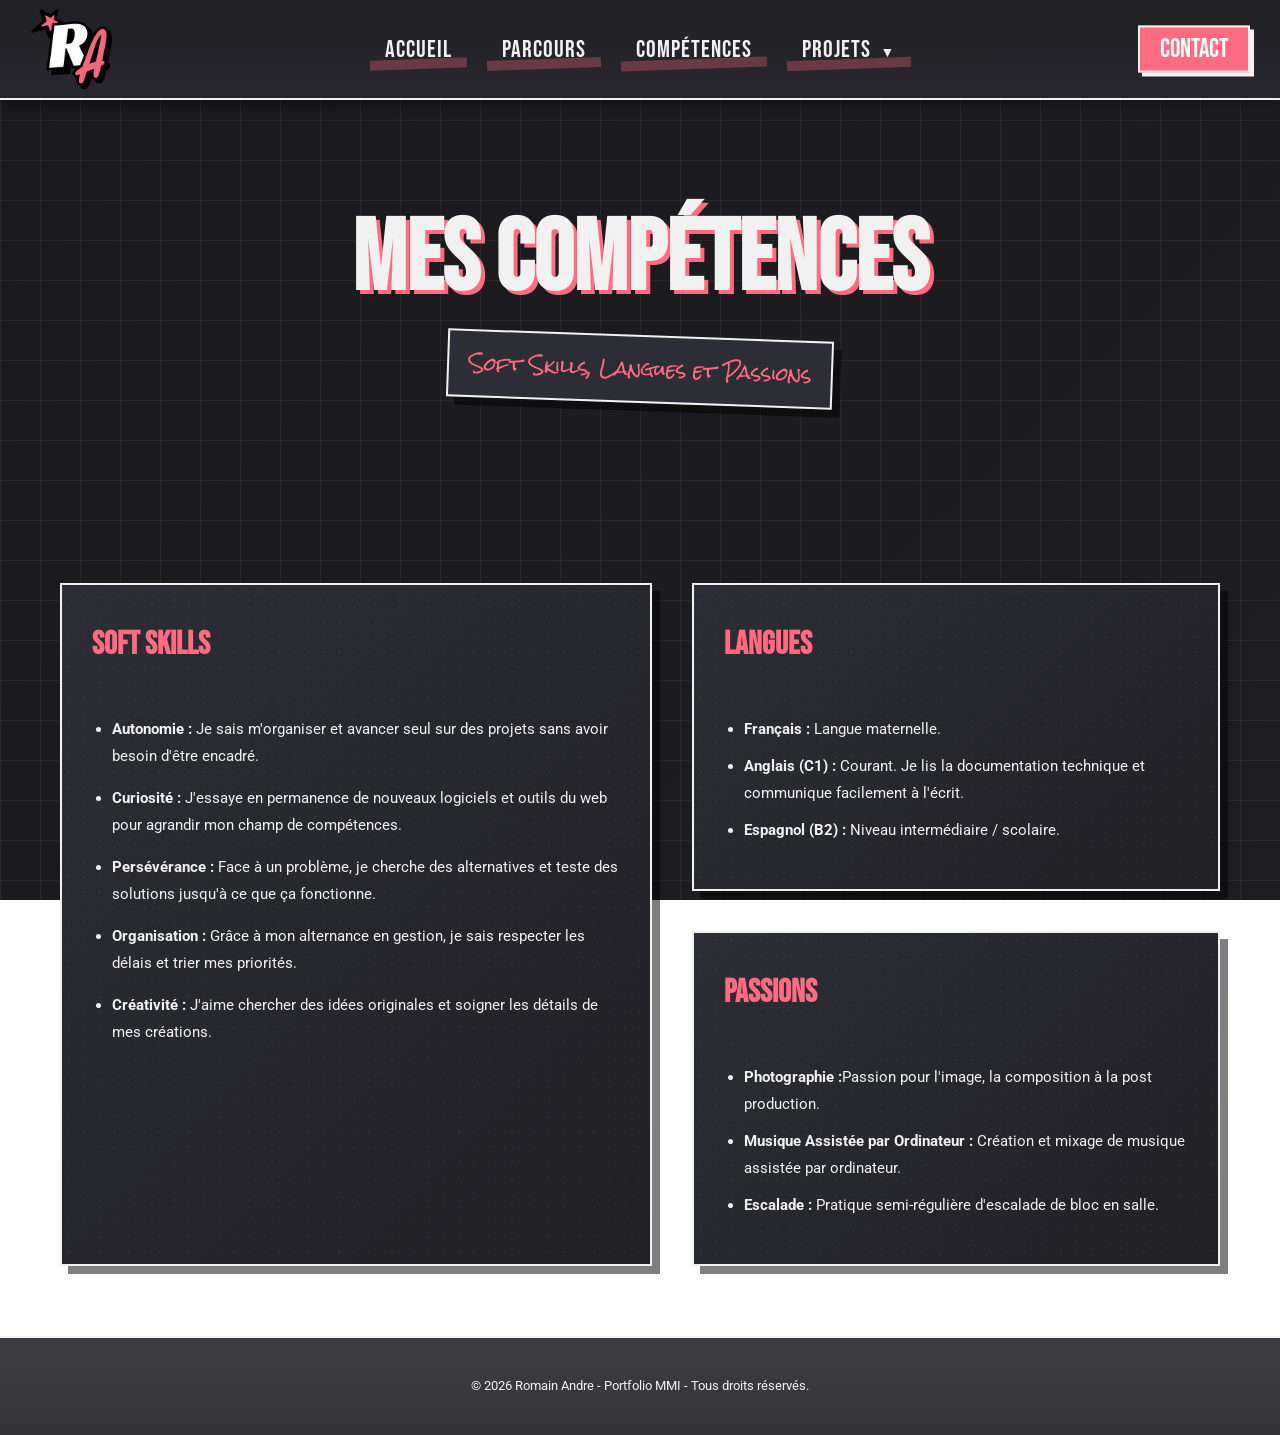
<file: site (1)/site/competences.html>
<!DOCTYPE html>
<html lang="fr">
<head>
    <meta charset="UTF-8">
    <meta name="viewport" content="width=device-width, initial-scale=1.0">
    <title>Mes Compétences - Romain André</title>
    <link rel="icon" type="image/png" href="images/favicon.png">
    <link rel="stylesheet" href="style.css">
</head>
<body>
    <div class="transition-volet-rouge"></div>
    
    <div class="transition-volet-noir">
        <img src="images/logo.png" alt="Transition Logo" class="logo-dans-transition">
    </div>

    <header id="main-header">
        <a href="index.html" class="header-logo-link">
            <img src="images/favicon.png" alt="Retour à l'accueil">
        </a>
        <nav class="nav-container">
            <a href="index.html" class="nav-item">ACCUEIL</a>
            <a href="parcours.html" class="nav-item">PARCOURS</a>
            <a href="competences.html" class="nav-item">COMPÉTENCES</a>
            
            <div class="dropdown">
                <span class="nav-item texte-projets-pc">PROJETS <span style="font-size: 14px; margin-left: 5px;">▼</span></span>
                <div class="dropdown-content">
                    <a href="pro.html">PROJETS professionnels</a>
                    <a href="ecole.html">PROJETS ACADÉMIQUES</a>
                    <a href="perso.html">PROJETS PERSOnnels</a>
                </div>
            </div>
            
            <a href="index.html#contact" class="nav-item contact-mobile">CONTACT</a>
        </nav>
        <a href="index.html#contact" class="btn-contact-header desktop-contact">CONTACT</a>
        <button id="hamburger-menu" class="hamburger-btn">
            <span></span><span></span><span></span>
        </button>
    </header>

    <main class="wrapper">
        <section style="grid-column: 1 / 13; text-align: center; margin-top: 50px;">
            <h1 class="anim-prenom" style="font-size: 100px;">MES COMPÉTENCES</h1>
            <br>
            <div class="sous-titre">Soft Skills, Langues et Passions</div>
        </section>

        <section style="grid-column: 1 / 13; margin-top: 60px; display: flex; gap: 40px; flex-wrap: wrap; justify-content: center;">
            
            <div class="categorie-card" style="flex: 1; min-width: 320px; text-align: left; align-items: flex-start; padding: 30px;">
                <div class="scotch-decor scotch-1"></div>
                <h3 style="font-size: 32px; color: var(--accent); margin-top: 10px; font-family: 'Bebas Neue', sans-serif;">Soft Skills</h3>
                <ul style="font-family: var(--police-paragraphe); font-size: 15px; line-height: 1.8; margin-top: 20px; padding-left: 20px;">
                    <li style="margin-bottom: 15px;"><strong>Autonomie :</strong> Je sais m'organiser et avancer seul sur des projets sans avoir besoin d'être encadré.</li>
                    <li style="margin-bottom: 15px;"><strong>Curiosité :</strong> J'essaye en permanence de nouveaux logiciels et outils du web pour agrandir mon champ de compétences.</li>
                    <li style="margin-bottom: 15px;"><strong>Persévérance :</strong> Face à un problème, je cherche des alternatives et teste des solutions jusqu'à ce que ça fonctionne.</li>
                    <li style="margin-bottom: 15px;"><strong>Organisation :</strong> Grâce à mon alternance en gestion, je sais respecter les délais et trier mes priorités.</li>
                    <li style="margin-bottom: 0;"><strong>Créativité :</strong> J'aime chercher des idées originales et soigner les détails de mes créations.</li>
                </ul>
            </div>

            <div style="flex: 1; min-width: 320px; display: flex; flex-direction: column; gap: 40px;">
                
                <div class="categorie-card" style="text-align: left; align-items: flex-start; padding: 30px;">
                    <h3 style="font-size: 32px; color: var(--accent); margin-top: 10px; font-family: 'Bebas Neue', sans-serif;">Langues</h3>
                    <ul style="font-family: var(--police-paragraphe); font-size: 15px; line-height: 1.8; margin-top: 20px; padding-left: 20px;">
                        <li style="margin-bottom: 10px;"><strong>Français :</strong> Langue maternelle.</li>
                        <li style="margin-bottom: 10px;"><strong>Anglais (C1) :</strong> Courant. Je lis la documentation technique et communique facilement à l'écrit.</li>
                        <li style="margin-bottom: 0;"><strong>Espagnol (B2) :</strong> Niveau intermédiaire / scolaire.</li>
                    </ul>
                </div>

                <div class="categorie-card" style="text-align: left; align-items: flex-start; padding: 30px;">
                    <h3 style="font-size: 32px; color: var(--accent); margin-top: 10px; font-family: 'Bebas Neue', sans-serif;">Passions</h3>
                    <ul style="font-family: var(--police-paragraphe); font-size: 15px; line-height: 1.8; margin-top: 20px; padding-left: 20px;">
                        <li style="margin-bottom: 10px;"><strong>Photographie :</strong>Passion pour l'image, la composition à la post production.</li>
                        <li style="margin-bottom: 10px;"><strong>Musique Assistée par Ordinateur :</strong> Création et mixage de musique assistée par ordinateur.</li>
                        <li style="margin-bottom: 0;"><strong>Escalade :</strong> Pratique semi-régulière d'escalade de bloc en salle.</li>
                    </ul>
                </div>

            </div>

        </section>
    </main>

    <footer>
        <p>© 2026 Romain Andre - Portfolio MMI - Tous droits réservés.</p>
    </footer>

    <script src="script.js"></script>
</body>
</html>
</file>
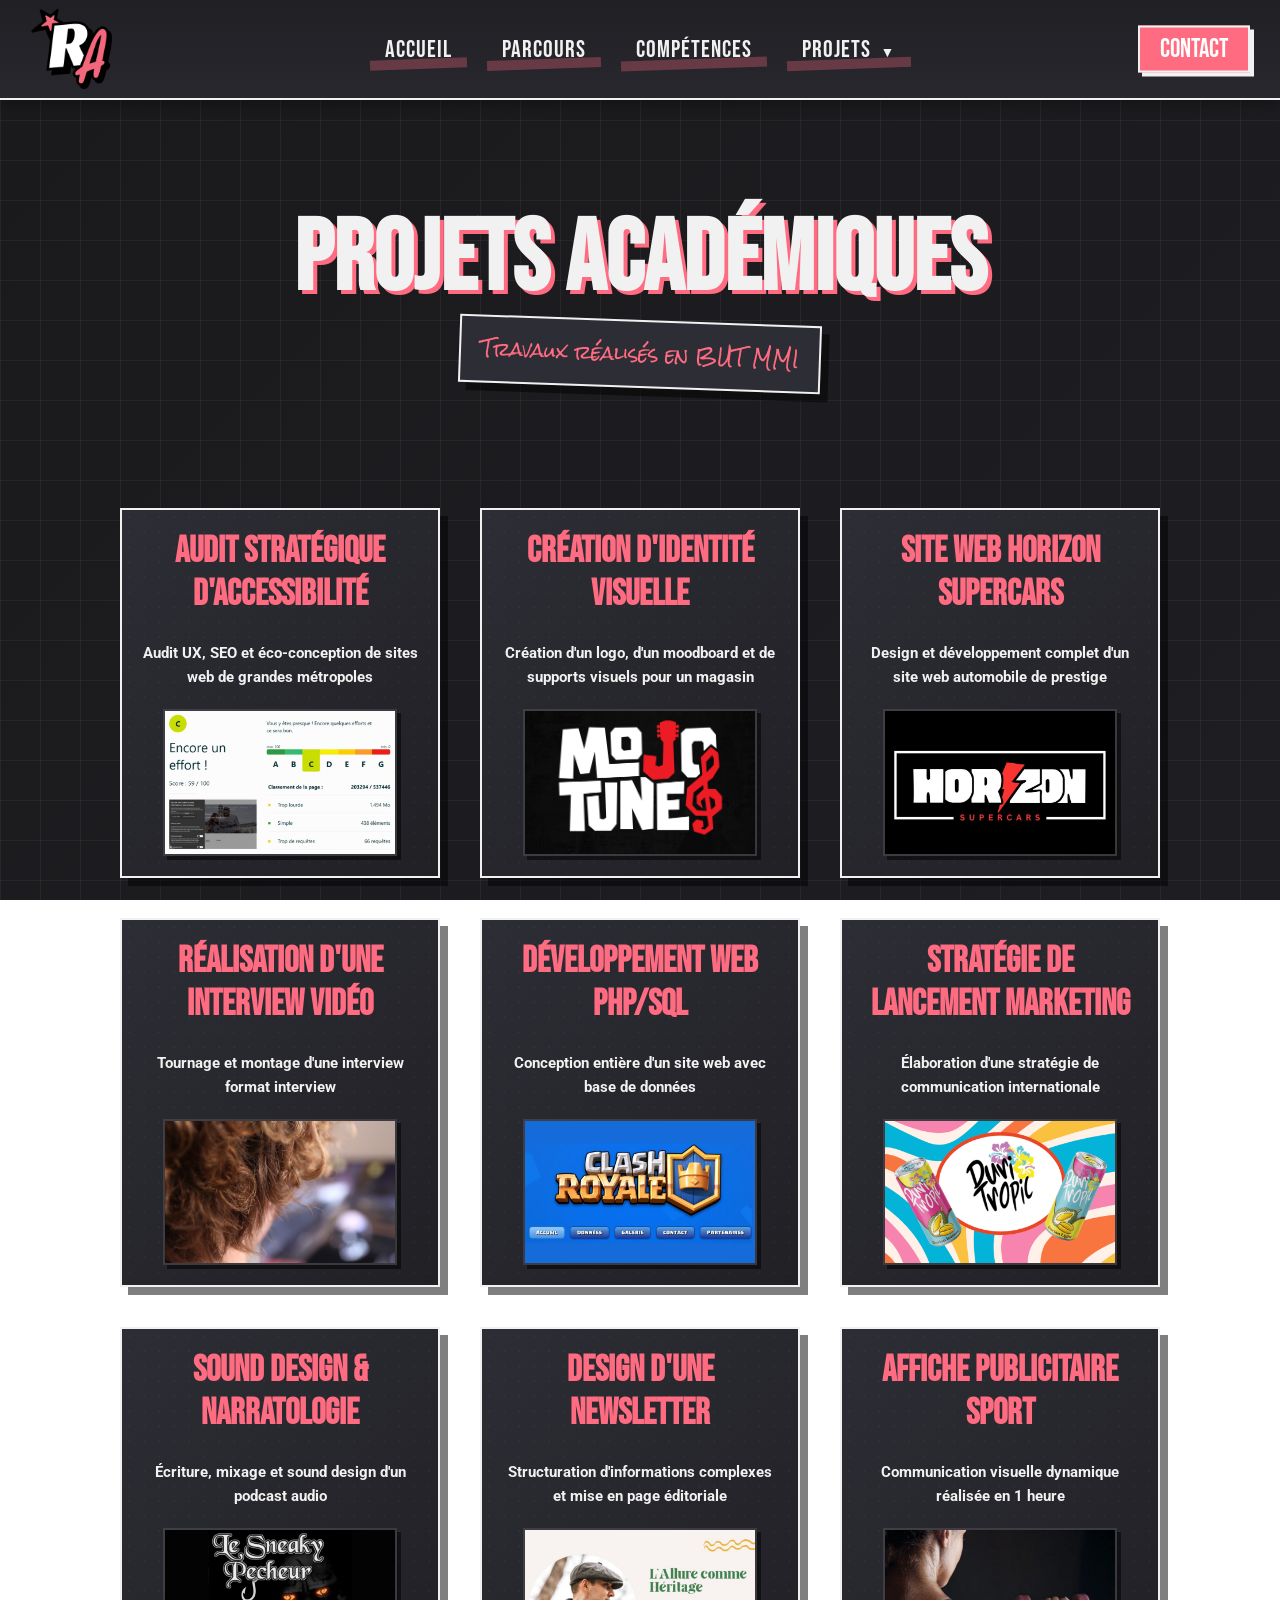
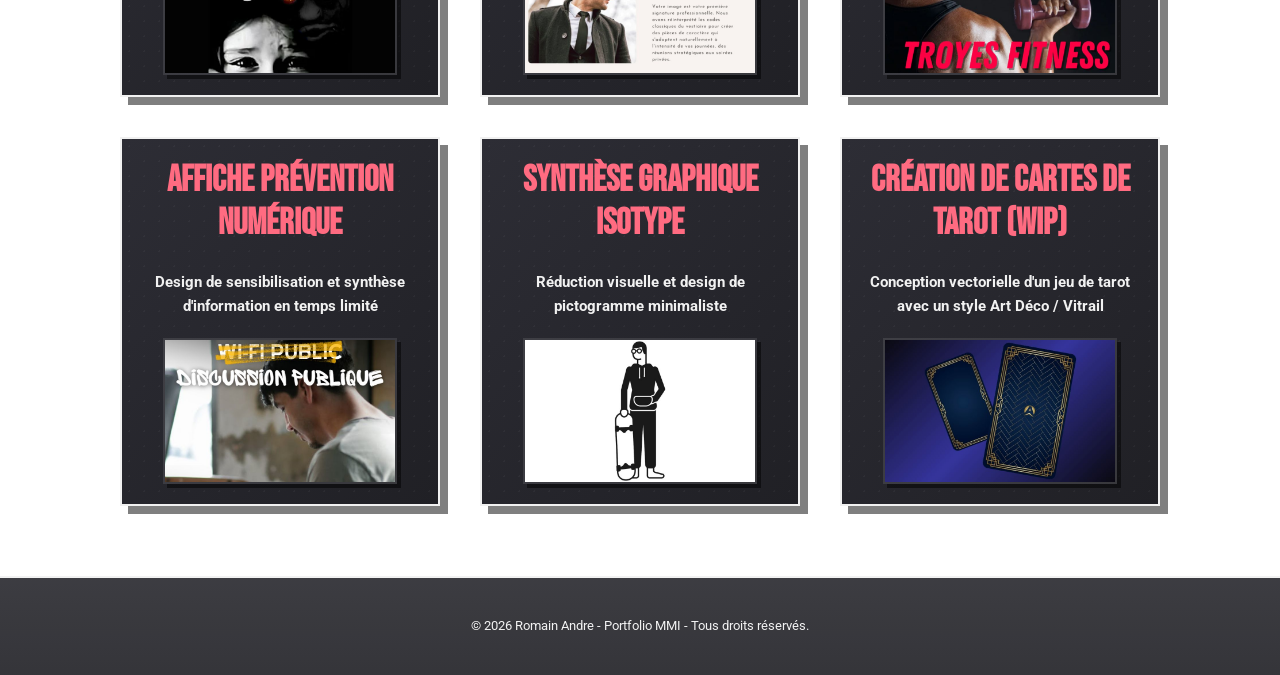
<file: site (1)/site/ecole.html>
<!DOCTYPE html>
<html lang="fr" data-theme="sombre">
<head>
    <meta charset="UTF-8">
    <meta name="viewport" content="width=device-width, initial-scale=1.0">
    <title>Portfolio - Romain André</title>
    <link rel="icon" type="image/png" href="images/favicon.png">
    <link rel="stylesheet" href="style.css">
</head>
<body>
    <div class="transition-volet-rouge"></div>
    <div class="transition-volet-noir">
        <img src="images/logo.png" alt="Transition Logo" class="logo-dans-transition">
    </div>

    <header id="main-header">
        <a href="index.html" class="header-logo-link">
            <img src="images/favicon.png" alt="Retour à l'accueil">
        </a>
        <nav class="nav-container">
            <a href="index.html" class="nav-item">ACCUEIL</a>
            <a href="parcours.html" class="nav-item">PARCOURS</a>
            <a href="competences.html" class="nav-item">COMPÉTENCES</a>
            
            <div class="dropdown">
                <span class="nav-item texte-projets-pc">PROJETS <span style="font-size: 14px; margin-left: 5px;">▼</span></span>
                <div class="dropdown-content">
                    <a href="pro.html">PROJETS professionnels</a>
                    <a href="ecole.html">PROJETS ACADÉMIQUES</a>
                    <a href="perso.html">PROJETS PERSOnnels</a>
                </div>
            </div>
            
            <a href="index.html#contact" class="nav-item contact-mobile">CONTACT</a>
        </nav>
        <a href="index.html#contact" class="btn-contact-header desktop-contact">CONTACT</a>
        <button id="hamburger-menu" class="hamburger-btn">
            <span></span><span></span><span></span>
        </button>
    </header>

    <main class="wrapper">
        <section style="grid-column: 1 / 13; text-align: center; position: relative; margin-top: 50px;">
            <h1 class="anim-prenom" style="font-size: 100px;">PROJETS ACADÉMIQUES</h1>
            <br>
            <div class="sous-titre" style="margin-top: 20px;">Travaux réalisés en BUT MMI</div>
        </section>

        <section class="skills-block" style="margin-top: 80px;">
            <div class="projet-container">
                
                <a href="#" class="projet-card visible" 
                   data-titre="Audit Stratégique d'Accessibilité" 
                   data-categories="Audit,UX Design,SEO"
                   data-img="images/galerie/audit_strategique_daccessibilite.jpg"
                   data-media="media/audit_strategique_daccessibilite.pdf"
                   data-galerie=""
                   data-contexte="Ce projet consistait à analyser et comparer la présence en ligne de grandes métropoles mondiales (comme Madrid, Singapour, Tokyo et Londres) afin de formuler des recommandations pour un futur site web institutionnel, mieux optimisé."
                   data-mission="En groupe, nous avons réalisé un audit complet en utilisant Lighthouse, Wave et EcoIndex pour évaluer l'accessibilité, le SEO et l'impact environnemental. Pour ma part, je me suis concentré sur l'UX et les réseaux sociaux. J'ai ainsi appris à analyser l'ergonomie, l'identité visuelle et à rédiger des recommandations argumentées."
                   data-role="Auditeur Web & UX"
                   data-duree="5 jours"
                   data-outils="Lighthouse, Wave, EcoIndex"
                   data-technos="Analyse SEO, Accessibilité">
                    <h3>Audit Stratégique d'Accessibilité</h3>
                    <p>Audit UX, SEO et éco-conception de sites web de grandes métropoles</p>
                    <img src="images/galerie/audit_strategique_daccessibilite.jpg" alt="Audit Numérique">
                </a>

                <a href="#" class="projet-card visible"
                   data-titre="Création d'Identité Visuelle" 
                   data-categories="Design Graphique,Branding"
                   data-img="images/galerie/creation_didentite_visuelle.jpg" 
                   data-media="media/creation_didentite_visuelle.pdf"
                   data-galerie=""
                   data-contexte="Pour ce projet, mon objectif était de concevoir l'identité visuelle complète de Mojo Tunes, un magasin de musique souhaitant se moderniser tout en gardant un esprit rock, authentique et convivial."
                   data-mission="J'ai tout d'abord créé une moodboard pour pouvoir proposer ma vision au client. Ensuite, j'ai créé un logotype (fusionnant une tête de guitare et une clé de sol), choisi une palette de couleurs et défini les typographies. J'ai ensuite décliné cette identité sur des cartes de visite, t-shirts et une façade de magasin. Cela m'a appris à traduire des concepts abstraits en éléments visuels cohérents."
                   data-role="Designer Graphique"
                   data-duree="5 jours"
                   data-outils="Illustrator, Photoshop"
                   data-technos="Branding, Charte Graphique">
                    <h3>Création d'Identité Visuelle</h3>
                    <p>Création d'un logo, d'un moodboard et de supports visuels pour un magasin</p>
                    <img src="images/galerie/creation_didentite_visuelle.jpg" alt="Création Identité Visuelle">
                </a>

                <a href="#" class="projet-card visible" 
                    data-titre="Site Web Horizon Supercars" 
                    data-categories="Développement Web, UI/UX Design"
                    data-img="images/galerie/horizon_supercars.jpg"
                    data-media="https://sae203.mmi25g01.mmi-troyes.fr/index"
                    data-contexte="Projet de création globale pour Horizon Supercars, une entreprise spécialisée dans la location et la vente d'automobiles de prestige. L'objectif était de concevoir une plateforme complète, dynamique et à l'image luxueuse et sportive de la marque."
                    data-mission="J'ai pris en charge la réalisation complète de ce projet (SAE). Cela inclut la création de l'identité visuelle (logo, charte graphique), la conception de l'interface (UI/UX), et surtout le développement complet du site avec une base de données fonctionnelle."
                    data-role="Développeur Web & Designer" data-duree="Projet SAE"
                    data-outils="HTML/CSS, PHP, SQL, JS, Photoshop" data-technos="Développement Full-Stack, Web Design, Branding">
                    <h3>Site Web Horizon Supercars</h3>
                    <p>Design et développement complet d'un site web automobile de prestige</p>
                    <img src="images/galerie/horizon_supercars.jpg" alt="Site Web Horizon Supercars">
                </a>

                <a href="#" class="projet-card visible"
                   data-titre="Réalisation d'une Interview Vidéo" 
                   data-categories="Audiovisuel, Montage"
                   data-img="images/galerie/realisation_dune_interview_video.jpg" 
                   data-media="https://youtu.be/Qz3iM0f63YQ"
                   data-galerie=""
                   data-contexte="Pour ce module, nous avons réalisé une interview vidéo de 2min30 centrée sur la passion d'Enzo pour le jeu Rocket League, avec pour objectif de légitimer la pratique du gaming et de l'esport auprès d'un large public."
                   data-mission="Pour ma part, je me suis chargé du briefing, de la mise en place de l'éclairage 3 points et du cadrage champ/contre-champ. J'ai ensuite réalisé le montage entier sur Premiere Pro. J'ai assimilé les règles techniques (règle des 180 degrés) et l'importance de la synchronisation sonore."
                   data-role="Cadreur & Monteur"
                   data-duree="8 jours"
                   data-outils="Premiere Pro, Caméras, Micros cravatte, Spot lumineux,"
                   data-technos="Prise de vue, Éclairage, Montage">
                    <h3>Réalisation d'une Interview Vidéo</h3>
                    <p>Tournage et montage d'une interview format interview</p>
                    <img src="images/galerie/realisation_dune_interview_video.jpg" alt="Interview Vidéo">
                </a>

                <a href="#" class="projet-card visible"
                   data-titre="Développement Web PHP/SQL" 
                   data-categories="Développement Web,Back-End"
                   data-img="images/galerie/developpement_web_phpsql.jpg" 
                   data-media="http://sae105.mmi25g01.mmi-troyes.fr/index.php"
                   data-galerie=""
                   data-contexte="Ce projet individuel consistait à créer un site web dynamique de 5 pages sur le thème de Clash Royale, en utilisant des bases de données et en respectant les normes d'accessibilité W3C."
                   data-mission="J'ai développé le site en utilisant PHP pour la logique, SQL pour les données, et CSS/JS pour le design. J'ai intégré une galerie, un formulaire de contact et hébergé le projet sur un VPS. J'ai consolidé ma rigueur technique sur la sémantique et la génération de contenu dynamique."
                   data-role="Développeur Full-Stack"
                   data-duree="15 jours"
                   data-outils="VS Code, Serveur VPS"
                   data-technos="HTML/CSS, PHP, SQL, JS">
                    <h3>Développement Web PHP/SQL</h3>
                    <p>Conception entière d'un site web avec base de données</p>
                    <img src="images/galerie/developpement_web_phpsql.jpg" alt="Site Web PHP SQL">
                </a>

                <a href="#" class="projet-card visible"
                   data-titre="Stratégie de Lancement Marketing" 
                   data-categories="Gestion de Projet,Marketing"
                   data-img="images/galerie/strategie_de_lancement_marketing.jpg" 
                   data-media="media/strategie_de_lancement_marketing.pdf"
                   data-galerie=""
                   data-contexte="En agence fictive, nous devions élaborer la stratégie de lancement d'une nouvelle boisson au durian, Duri Tropic, sur les marchés français, américain et japonais."
                   data-mission="J'ai défini le périmètre du projet, co-réalisé le diagramme de Gantt pour planifier les tâches, et participé à l'élaboration de la stratégie de communication globale et du budget. J'ai appris à utiliser des outils de gestion professionnels et à adapter une stratégie selon des personas. Je me suis également porté volontaire pour passer à l'oral devant un amphithéatre complet pour présenter mon projet à d'autres étudiants"
                   data-role="Chef de Projet Stratégie"
                   data-duree="10 jours"
                   data-outils="GanttProject, Outils Bureautiques"
                   data-technos="Planification, Stratégie 360°">
                    <h3>Stratégie de Lancement Marketing</h3>
                    <p>Élaboration d'une stratégie de communication internationale</p>
                    <img src="images/galerie/strategie_de_lancement_marketing.jpg" alt="Stratégie Marketing">
                </a>

                <a href="#" class="projet-card visible"
                   data-titre="Sound Design & Narratologie" 
                   data-categories="Audio,Sound Design"
                   data-img="images/galerie/sound_design_et_narratologie.jpg" 
                   data-media="https://youtu.be/B_25S-okYFM"
                   data-galerie=""
                   data-contexte="Ce projet consistait à produire un épisode de podcast de type enquête sonore, mêlant narration et ambiance terrifiante autour de la légende du 'Sneaky Pêcheur'."
                   data-mission="J'ai travaillé sur l'écriture du script et on sur le montage sonore final sur Audacity. J'ai intégré des bruitages et musiques d'ambiance et mixé les voix pour créer une immersion totale. Cela m'a appris l'importance du nettoyage de pistes et du sound design pour transmettre des émotions."
                   data-role="Sound Designer & Scénariste"
                   data-duree="5 jours"
                   data-outils="Audacity"
                   data-technos="Prise de son, Mixage">
                    <h3>Sound Design & Narratologie</h3>
                    <p>Écriture, mixage et sound design d'un podcast audio</p>
                    <img src="images/galerie/sound_design_et_narratologie.jpg" alt="Sound Design">
                </a>
            
                <a href="#" class="projet-card visible" 
                data-titre="Conception de Newsletter Éditoriale" 
                data-categories="Édition, Layout, Marketing"
                data-img="images/galerie/newsletter.jpg"
                data-media="media/newsletter.pdf"
                data-contexte="Création d'une newsletter structurée pour une marque de prêt-à-porter masculin, alliant hiérarchie de l'information et esthétique haut de gamme."
                data-mission="Mise en page de blocs de contenus variés, travail sur la typographie pour la lisibilité pour un confort de lecture optimal sur support numérique."
                data-role="Maquettiste PAO"
                data-duree="3 heures"
                data-outils="Photoshop, Canva" data-technos="Grille de mise en page, Hiérarchie visuelle, Copywriting">
                    <h3>Design d'une Newsletter</h3>
                    <p>Structuration d'informations complexes et mise en page éditoriale</p>
                    <img src="images/galerie/newsletter.jpg" alt="Newsletter Design">
                </a>

                <a href="#" class="projet-card visible" 
                data-titre="Communication Ciblée : Troyes Fitness" 
                data-categories="Speed Design, Print, Marketing"
                data-img="images/galerie/affiche_troyes_fitness.jpg"
                data-media="media/affiche_troyes_fitness.pdf"
                data-contexte="Création d'une affiche publicitaire pour 'Troyes Fitness' visant à attirer un public jeune (15-25 ans)."
                data-mission="Conception d'un visuel impactant et dynamique en temps limité. Utilisation de codes graphiques modernes et intégration de leviers d'engagement (offre promotionnelle, réseaux sociaux)."
                data-role="Graphic Designer" data-duree="1 heure"
                data-outils="Photoshop, Canva" data-technos="Typographie impactante, Dynamisme visuel, Appel à l'action">
                    <h3>Affiche Publicitaire Sport</h3>
                    <p>Communication visuelle dynamique réalisée en 1 heure</p>
                    <img src="images/galerie/affiche_troyes_fitness.jpg" alt="Affiche Troyes Fitness">
                </a>

                <a href="#" class="projet-card visible" 
                data-titre="Sensibilisation : Sécurité Numérique" 
                data-categories="Speed Design, Prévention, Infographie"
                data-img="images/galerie/affiche_risques_numerique.jpg"
                data-media="media/affiche_risques_numérique.pdf"
                data-contexte="Réalisation d'un support de prévention sur les dangers du Wi-Fi public et la protection des données."
                data-mission="Synthèse d'un sujet technique en un message visuel simple et percutant. Travail sur la symbolique et la clarté des solutions proposées (VPN, HTTPS)."
                data-role="Graphic Designer" data-duree="1 heure"
                data-outils="Photoshop, Canva" data-technos="Synthèse visuelle, Message de prévention, Hiérarchie d'information">
                    <h3>Affiche Prévention Numérique</h3>
                    <p>Design de sensibilisation et synthèse d'information en temps limité</p>
                    <img src="images/galerie/affiche_risques_numerique.jpg" alt="Affiche Prévention Numérique">
                </a>

                <a href="#" class="projet-card visible" 
                data-titre="Autoportrait Pictogramme Isotype" 
                data-categories="Pictogrammes, Illustrator"
                data-img="images/galerie/autoportrait_picto.jpg"
                data-media="media/autoportrait_picto.pdf"
                data-contexte="Le but de ce projet était de reprendre les codes esthétiques de Gerd Arntz (Isotypes d'Otto Neurath) afin de représenter son propre portrait."
                data-mission="J'ai donc utilisé des courbes pures et d'espaces négatifs pour atteindre le degré de complexité requis. Le pictogramme vise une réduction des formes au minimum tout en gardant un niveau de lisibilité bon."
                data-role="Designer Graphique" data-duree="2 heures"
                data-outils="Adobe Illustrator" data-technos="Isotype, Minimalisme">
                    <h3>Synthèse Graphique Isotype</h3>
                    <p>Réduction visuelle et design de pictogramme minimaliste</p>
                    <img src="images/galerie/autoportrait_picto.jpg" alt="Picto Isotype Autoportrait">
                </a>

                <a href="#" class="projet-card visible" 
                    data-titre="Création de Cartes de Tarot (WIP)" 
                    data-categories="Design Graphique, Illustrator, Illustration"
                    data-img="images/galerie/tarot.jpg"
                    data-media="media/tarot.pdf"
                    data-contexte="Projet personnel en cours de réalisation : création d'un jeu de tarot divinatoire complet. L'objectif est de fusionner la rigueur géométrique de l'Art Déco avec les contours marqués et les couleurs vibrantes de l'esthétique Vitrail."
                    data-mission="Conception vectorielle des arcanes majeurs sous Adobe Illustrator. Recherche iconographique sur le symbolisme du tarot. Travail sur la symétrie, les tracés épais et plats de couleur."
                    data-role="Designer Graphique / Illustrateur Vectoriel"
                    data-duree="En cours (WIP)"
                    data-outils="Adobe Illustrator"
                    data-technos="Tracé vectoriel, Géométrie Art Déco, Stylisation Vitrail">
                    <h3>Création de Cartes de Tarot (WIP)</h3>
                    <p>Conception vectorielle d'un jeu de tarot avec un style Art Déco / Vitrail</p>
                    <img src="images/galerie/tarot.jpg" alt="Tarot WIP Art Deco Vitrail">
                </a>

            </div>
        </section>
    </main>

    <footer>
        <p>© 2026 Romain Andre - Portfolio MMI - Tous droits réservés.</p>
    </footer>

    <div id="projet-modal" class="modal">
        <div class="modal-content-wrapper">
            <span class="close-projet-modal">&times;</span>
            
            <h1 id="modal-titre">TITRE</h1>
            
            <div id="modal-categories" class="modal-tags">
                </div>

            <div class="modal-body-grid">
                <div class="modal-main-text">
                    <h2>Le Contexte</h2>
                    <p id="modal-contexte">Texte contexte</p>
                    
                    <h2>Ma Mission</h2>
                    <p id="modal-mission">Texte mission</p>
                </div>

                <div class="modal-sidebar">
                    <h3>Outils & Compétences</h3>
                    <ul>
                        <li><strong>Rôle :</strong> <span id="modal-role"></span></li>
                        <li><strong>Durée :</strong> <span id="modal-duree"></span></li>
                        <li><strong>Outils :</strong> <span id="modal-outils"></span></li>
                        <li><strong>Compétences clés :</strong> <span id="modal-technos"></span></li>
                    </ul>
                </div>
            </div>
            
            <div id="modal-media-container" style="display: none;">
                <a id="modal-media-btn" href="#" target="_blank">🔗 Découvrir le projet complet</a>
            </div>

            <div id="modal-galerie-section" style="display: none;">
                <h2 class="galerie-titre">Aperçus du projet</h2>
                <div id="modal-galerie-container" class="galerie-grid">
                    </div>
            </div>
        </div>
    </div>

    <script src="script.js"></script>
</body>
</html>
</file>
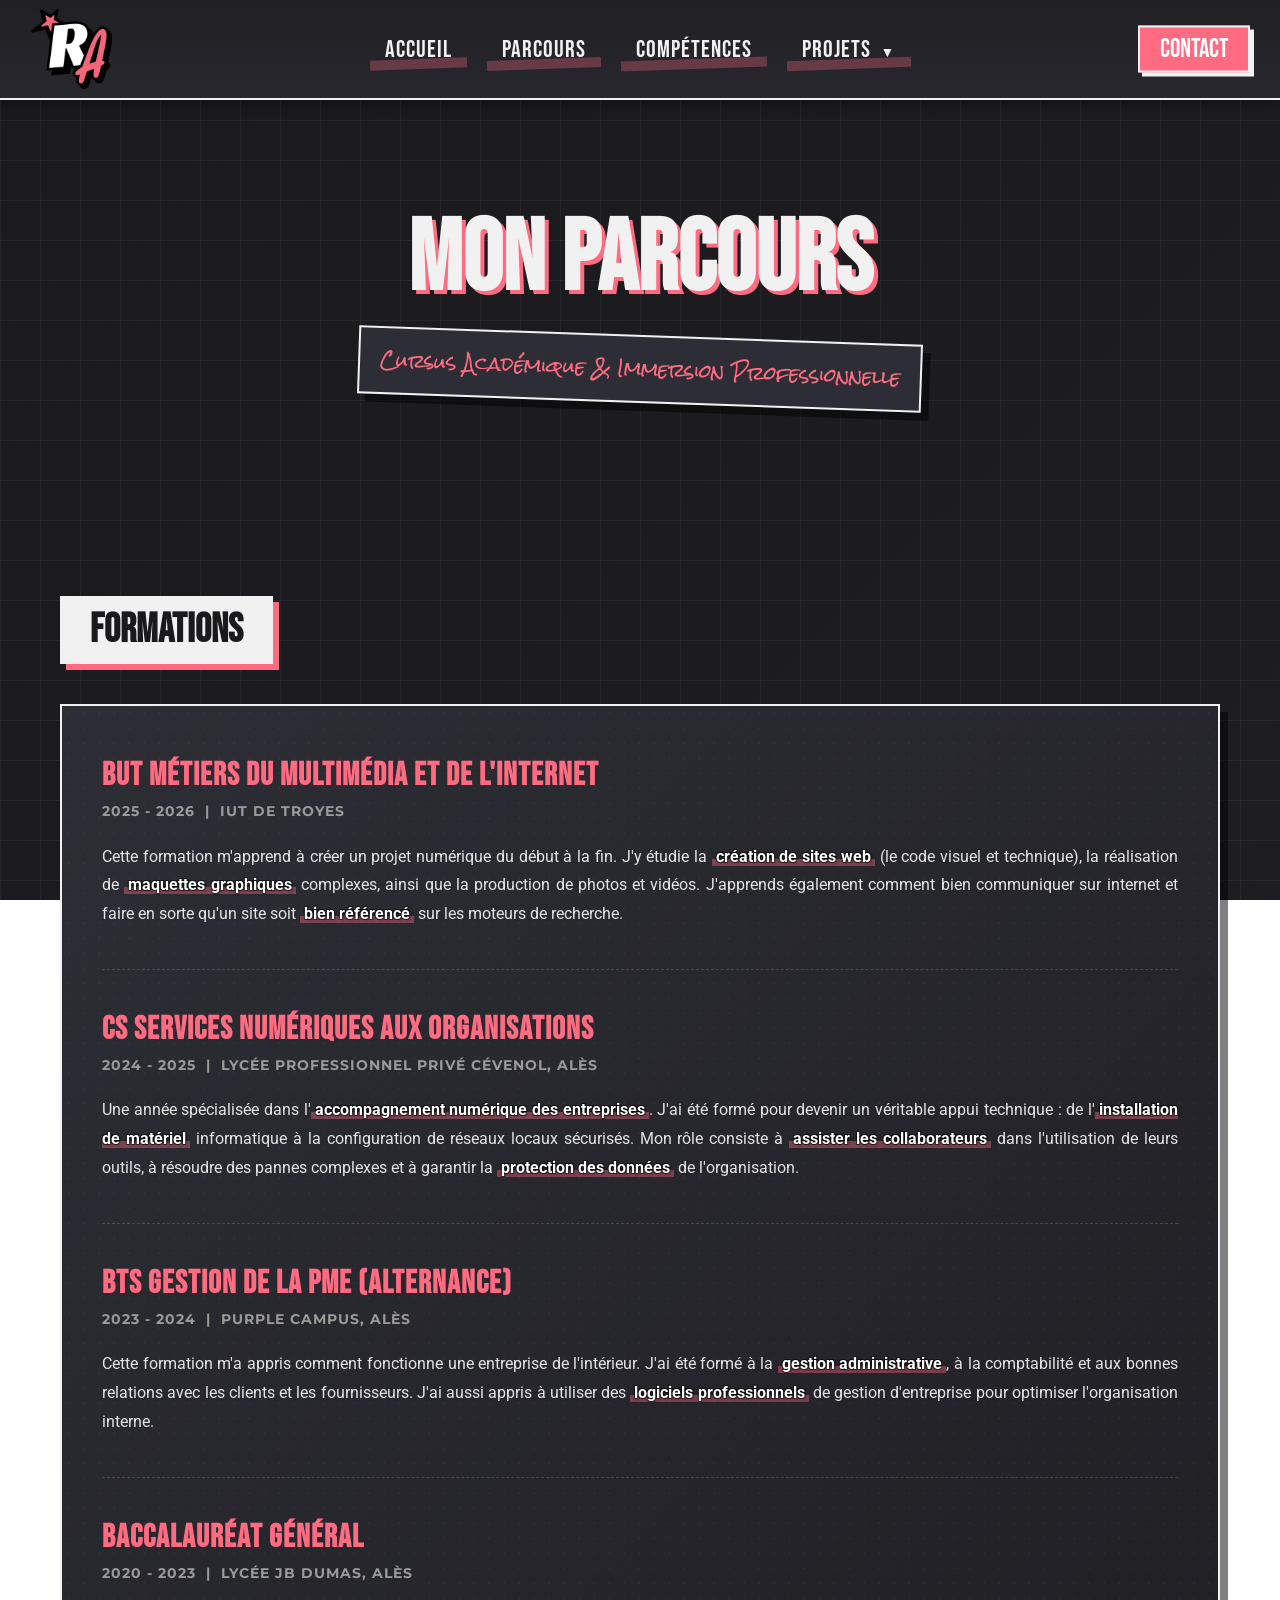
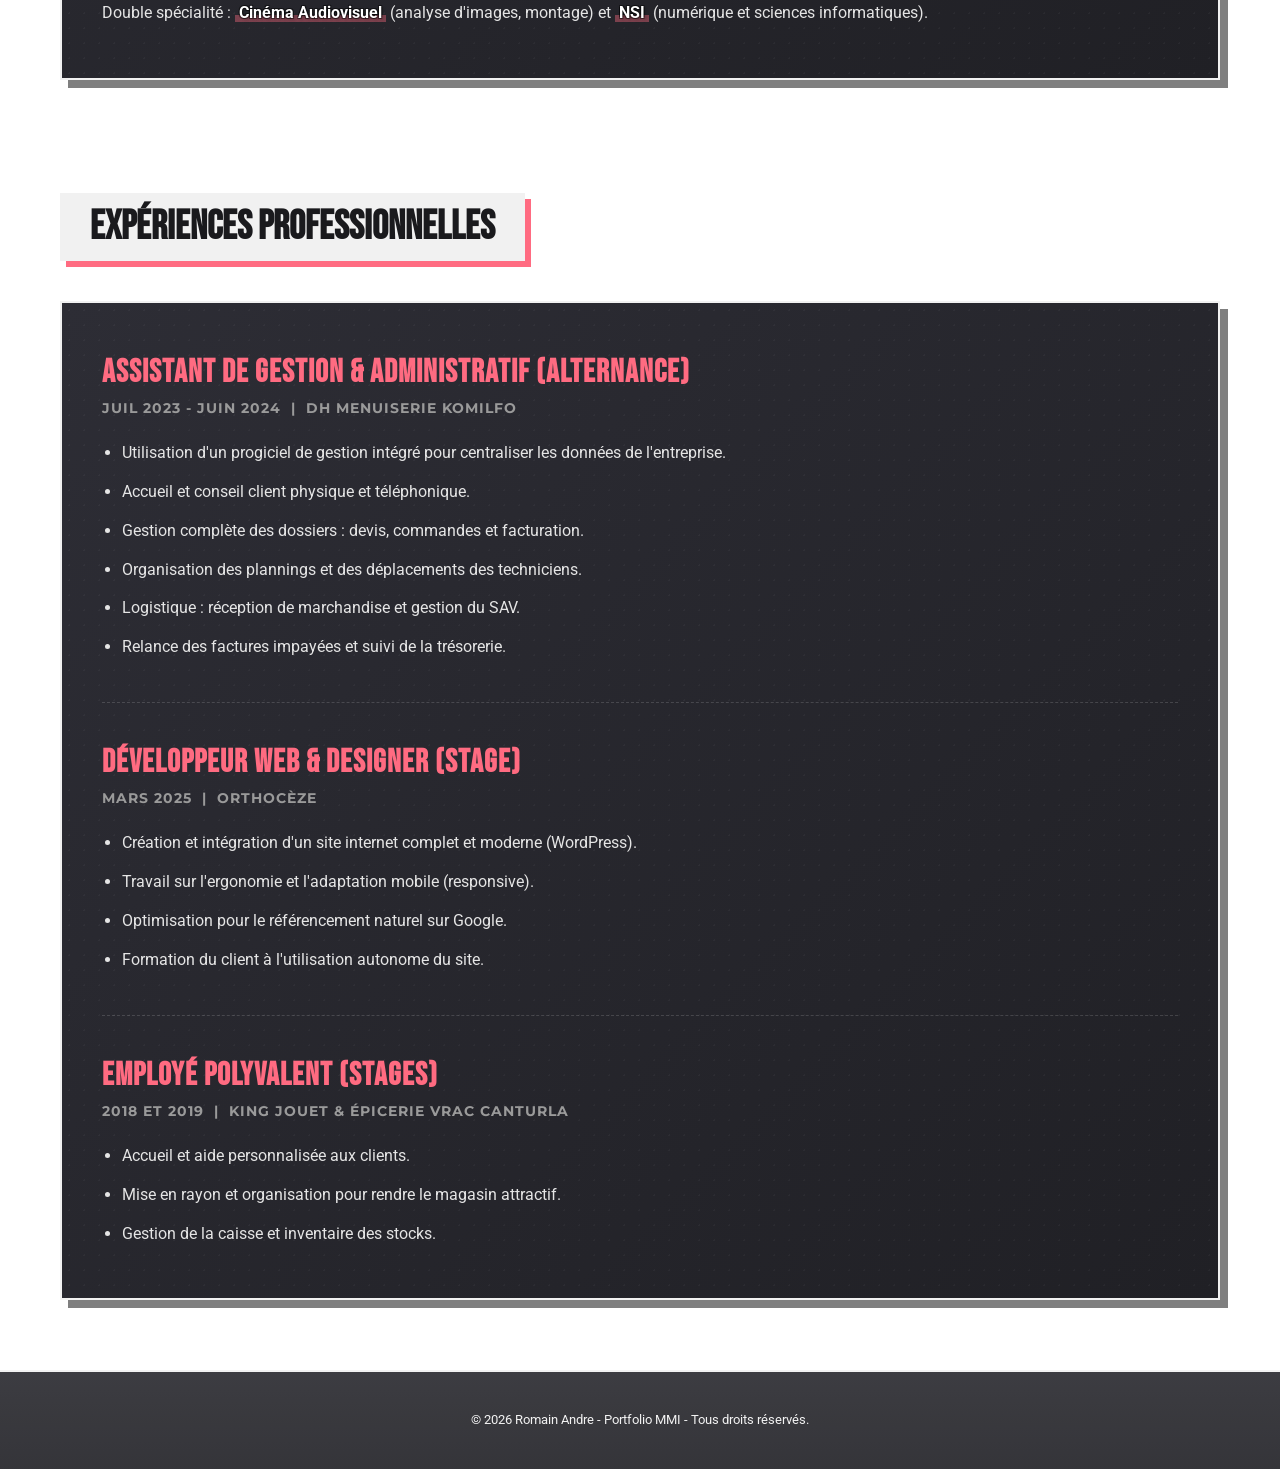
<file: site (1)/site/parcours.html>
<!DOCTYPE html>
<html lang="fr" data-theme="sombre">
<head>
    <meta charset="UTF-8">
    <meta name="viewport" content="width=device-width, initial-scale=1.0">
    <title>Portfolio - Romain André</title>
    <link rel="icon" type="image/png" href="images/favicon.png">
    <link rel="stylesheet" href="style.css">
</head>
<body>
    <div class="transition-volet-rouge"></div>
    
    <div class="transition-volet-noir">
        <img src="images/logo.png" alt="Transition Logo" class="logo-dans-transition">
    </div>

    <header id="main-header">
        <a href="index.html" class="header-logo-link">
            <img src="images/favicon.png" alt="Retour à l'accueil">
        </a>
        <nav class="nav-container">
            <a href="index.html" class="nav-item">ACCUEIL</a>
            <a href="parcours.html" class="nav-item">PARCOURS</a>
            <a href="competences.html" class="nav-item">COMPÉTENCES</a>
            
            <div class="dropdown">
                <span class="nav-item texte-projets-pc">PROJETS <span style="font-size: 14px; margin-left: 5px;">▼</span></span>
                <div class="dropdown-content">
                    <a href="pro.html">PROJETS professionnels</a>
                    <a href="ecole.html">PROJETS ACADÉMIQUES</a>
                    <a href="perso.html">PROJETS PERSONNELS</a>
                </div>
            </div>
            
            <a href="index.html#contact" class="nav-item contact-mobile">CONTACT</a>
        </nav>
        <a href="index.html#contact" class="btn-contact-header desktop-contact">CONTACT</a>
        <button id="hamburger-menu" class="hamburger-btn">
            <span></span><span></span><span></span>
        </button>
    </header>

<main class="wrapper">
    <section style="grid-column: 1 / 13; text-align: center; margin-top: 50px;">
        <h1 class="anim-prenom" style="font-size: 100px;">MON PARCOURS</h1>
        <br>
        <div class="sous-titre">Cursus Académique & Immersion Professionnelle</div>
    </section>

    <section class="col-pleine" style="margin-top: 40px;">
        <h2 class="section-title anim-nom" style="font-size: 40px; margin-bottom: 40px; display: inline-block;">Formations</h2>
        
        <div class="parcours-card" style="padding: 50px 40px;">
            <div class="scotch-decor scotch-1" style="top: -10px;"></div>
            
            <div style="margin-bottom: 10px;">
                <h3 style="color: var(--accent); margin: 0; font-size: 32px; font-family: 'Bebas Neue', sans-serif; letter-spacing: 1px;">BUT Métiers du Multimédia et de l'Internet</h3>
                <p style="margin: 5px 0 20px 0; font-weight: bold; color: #9a9a9a; text-transform: uppercase; font-size: 14px; letter-spacing: 1px; font-family: 'Montserrat', sans-serif;">2025 - 2026 &nbsp;|&nbsp; IUT de Troyes</p>
                <p style="margin: 0; font-size: 16px; font-family: var(--police-paragraphe); line-height: 1.8; color: #e5e5e5; text-align: justify;">
                    Cette formation m'apprend à créer un projet numérique du début à la fin. J'y étudie la <strong>création de sites web</strong> (le code visuel et technique), la réalisation de <strong>maquettes graphiques</strong> complexes, ainsi que la production de photos et vidéos. J'apprends également comment bien communiquer sur internet et faire en sorte qu'un site soit <strong>bien référencé</strong> sur les moteurs de recherche.
                </p>
            </div>

            <hr style="border: 0; border-top: 1px dashed rgba(255,255,255,0.15); margin: 40px 0;">
            
            <div style="margin-bottom: 10px;">
                <h3 style="color: var(--accent); margin: 0; font-size: 32px; font-family: 'Bebas Neue', sans-serif; letter-spacing: 1px;">CS Services Numériques aux Organisations</h3>
                <p style="margin: 5px 0 20px 0; font-weight: bold; color: #9a9a9a; text-transform: uppercase; font-size: 14px; letter-spacing: 1px; font-family: 'Montserrat', sans-serif;">2024 - 2025 &nbsp;|&nbsp; Lycée Professionnel Privé Cévenol, Alès</p>
                <p style="margin: 0; font-size: 16px; font-family: var(--police-paragraphe); line-height: 1.8; color: #e5e5e5; text-align: justify;">
                    Une année spécialisée dans l'<strong>accompagnement numérique des entreprises</strong>. J'ai été formé pour devenir un véritable appui technique : de l'<strong>installation de matériel</strong> informatique à la configuration de réseaux locaux sécurisés. Mon rôle consiste à <strong>assister les collaborateurs</strong> dans l'utilisation de leurs outils, à résoudre des pannes complexes et à garantir la <strong>protection des données</strong> de l'organisation.
                </p>
            </div>

            <hr style="border: 0; border-top: 1px dashed rgba(255,255,255,0.15); margin: 40px 0;">

            <div style="margin-bottom: 10px;">
                <h3 style="color: var(--accent); margin: 0; font-size: 32px; font-family: 'Bebas Neue', sans-serif; letter-spacing: 1px;">BTS Gestion de la PME (Alternance)</h3>
                <p style="margin: 5px 0 20px 0; font-weight: bold; color: #9a9a9a; text-transform: uppercase; font-size: 14px; letter-spacing: 1px; font-family: 'Montserrat', sans-serif;">2023 - 2024 &nbsp;|&nbsp; PURPLE Campus, Alès</p>
                <p style="margin: 0; font-size: 16px; font-family: var(--police-paragraphe); line-height: 1.8; color: #e5e5e5; text-align: justify;">
                    Cette formation m'a appris comment fonctionne une entreprise de l'intérieur. J'ai été formé à la <strong>gestion administrative</strong>, à la comptabilité et aux bonnes relations avec les clients et les fournisseurs. J'ai aussi appris à utiliser des <strong>logiciels professionnels</strong> de gestion d'entreprise pour optimiser l'organisation interne.
                </p>
            </div>

            <hr style="border: 0; border-top: 1px dashed rgba(255,255,255,0.15); margin: 40px 0;">

            <div>
                <h3 style="color: var(--accent); margin: 0; font-size: 32px; font-family: 'Bebas Neue', sans-serif; letter-spacing: 1px;">Baccalauréat Général</h3>
                <p style="margin: 5px 0 15px 0; font-weight: bold; color: #9a9a9a; text-transform: uppercase; font-size: 14px; letter-spacing: 1px; font-family: 'Montserrat', sans-serif;">2020 - 2023 &nbsp;|&nbsp; Lycée JB Dumas, Alès</p>
                <p style="margin: 0; font-size: 16px; font-family: var(--police-paragraphe); color: #e5e5e5; line-height: 1.8;">
                    Double spécialité : <strong>Cinéma Audiovisuel</strong> (analyse d'images, montage) et <strong>NSI</strong> (numérique et sciences informatiques).
                </p>
            </div>
        </div>
    </section>

    <section class="col-pleine" style="margin-top: 40px;">
        <h2 class="section-title anim-prenom" style="font-size: 40px; margin-bottom: 40px; display: inline-block;">Expériences Professionnelles</h2>
        
        <div class="parcours-card" style="padding: 50px 40px;">
            <div class="scotch-decor scotch-2" style="top: -10px; right: -10px; left: auto; transform: rotate(45deg);"></div>
            
            <div style="margin-bottom: 10px;">
                <h3 style="color: var(--accent); margin: 0; font-size: 32px; font-family: 'Bebas Neue', sans-serif; letter-spacing: 1px;">Assistant de Gestion & Administratif (Alternance)</h3>
                <p style="margin: 5px 0 20px 0; font-weight: bold; color: #9a9a9a; text-transform: uppercase; font-size: 14px; letter-spacing: 1px; font-family: 'Montserrat', sans-serif;">Juil 2023 - Juin 2024 &nbsp;|&nbsp; DH Menuiserie Komilfo</p>
                <ul style="padding-left: 20px; font-size: 16px; margin: 0; line-height: 1.8; font-family: var(--police-paragraphe); color: #e5e5e5;">
                    <li style="margin-bottom: 10px;">Utilisation d'un progiciel de gestion intégré pour centraliser les données de l'entreprise.</li>
                    <li style="margin-bottom: 10px;">Accueil et conseil client physique et téléphonique.</li>
                    <li style="margin-bottom: 10px;">Gestion complète des dossiers : devis, commandes et facturation.</li>
                    <li style="margin-bottom: 10px;">Organisation des plannings et des déplacements des techniciens.</li>
                    <li style="margin-bottom: 10px;">Logistique : réception de marchandise et gestion du SAV.</li>
                    <li style="margin-bottom: 0;">Relance des factures impayées et suivi de la trésorerie.</li>
                </ul>
            </div>

            <hr style="border: 0; border-top: 1px dashed rgba(255,255,255,0.15); margin: 40px 0;">

            <div style="margin-bottom: 10px;">
                <h3 style="color: var(--accent); margin: 0; font-size: 32px; font-family: 'Bebas Neue', sans-serif; letter-spacing: 1px;">Développeur Web & Designer (Stage)</h3>
                <p style="margin: 5px 0 20px 0; font-weight: bold; color: #9a9a9a; text-transform: uppercase; font-size: 14px; letter-spacing: 1px; font-family: 'Montserrat', sans-serif;">Mars 2025 &nbsp;|&nbsp; Orthocèze</p>
                <ul style="padding-left: 20px; font-size: 16px; margin: 0; line-height: 1.8; font-family: var(--police-paragraphe); color: #e5e5e5;">
                    <li style="margin-bottom: 10px;">Création et intégration d'un site internet complet et moderne (WordPress).</li>
                    <li style="margin-bottom: 10px;">Travail sur l'ergonomie et l'adaptation mobile (responsive).</li>
                    <li style="margin-bottom: 10px;">Optimisation pour le référencement naturel sur Google.</li>
                    <li style="margin-bottom: 0;">Formation du client à l'utilisation autonome du site.</li>
                </ul>
            </div>

            <hr style="border: 0; border-top: 1px dashed rgba(255,255,255,0.15); margin: 40px 0;">

            <div>
                <h3 style="color: var(--accent); margin: 0; font-size: 32px; font-family: 'Bebas Neue', sans-serif; letter-spacing: 1px;">Employé Polyvalent (Stages)</h3>
                <p style="margin: 5px 0 20px 0; font-weight: bold; color: #9a9a9a; text-transform: uppercase; font-size: 14px; letter-spacing: 1px; font-family: 'Montserrat', sans-serif;">2018 et 2019 &nbsp;|&nbsp; King Jouet & Épicerie Vrac Canturla</p>
                <ul style="padding-left: 20px; font-size: 16px; margin: 0; line-height: 1.8; font-family: var(--police-paragraphe); color: #e5e5e5;">
                    <li style="margin-bottom: 10px;">Accueil et aide personnalisée aux clients.</li>
                    <li style="margin-bottom: 10px;">Mise en rayon et organisation pour rendre le magasin attractif.</li>
                    <li style="margin-bottom: 0;">Gestion de la caisse et inventaire des stocks.</li>
                </ul>
            </div>
        </div>
    </section>
</main>

    <footer>
        <p>© 2026 Romain Andre - Portfolio MMI - Tous droits réservés.</p>
    </footer>

    <script src="script.js"></script>
</body>
</html>
</file>
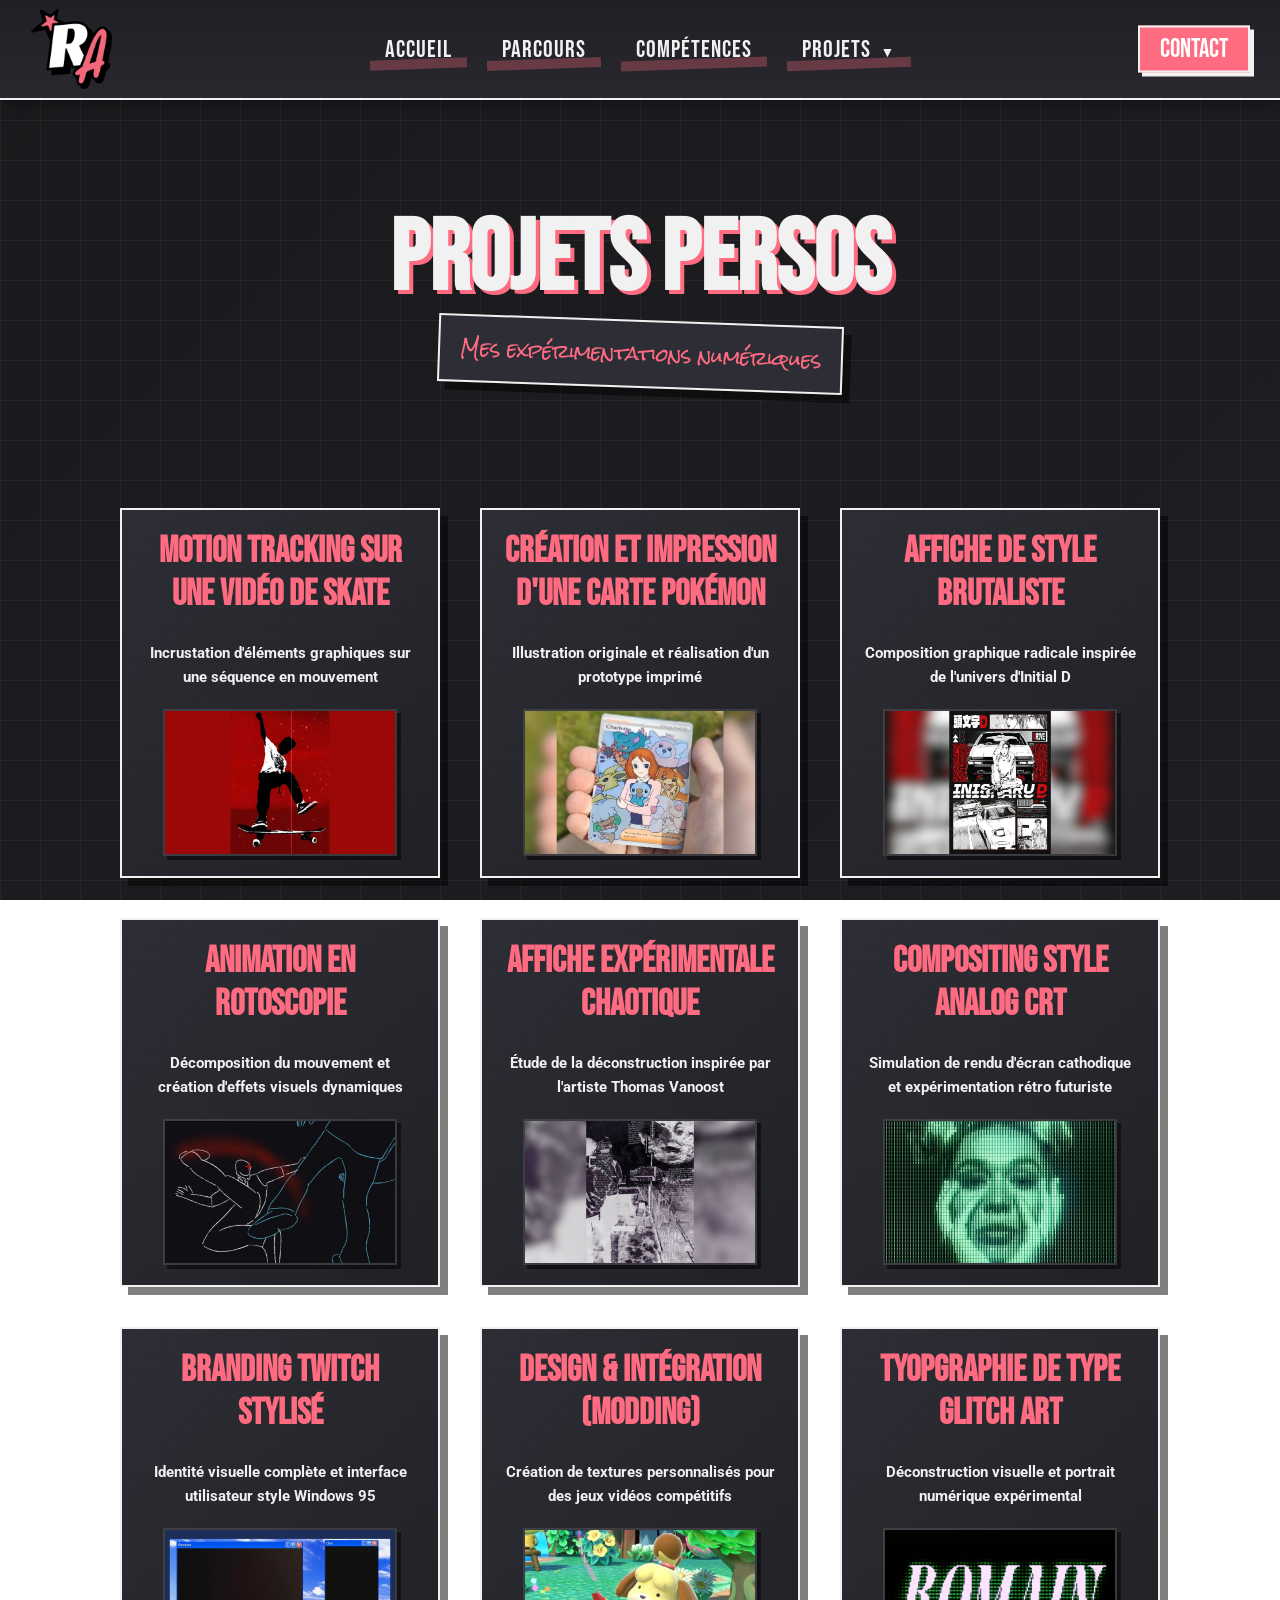
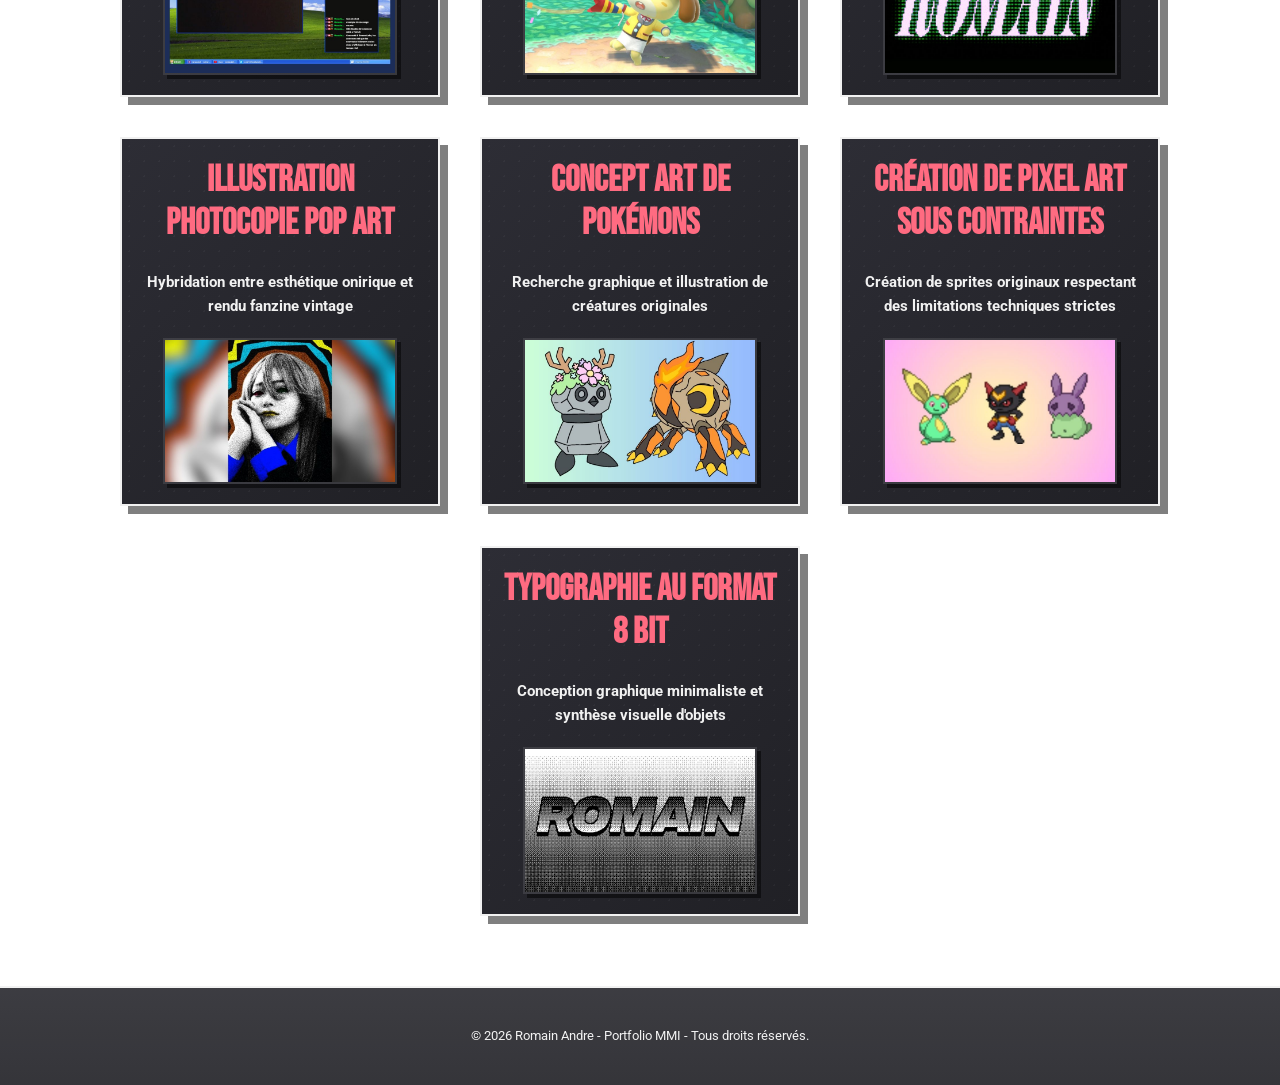
<file: site (1)/site/perso.html>
<!DOCTYPE html>
<html lang="fr" data-theme="sombre">
<head>
    <meta charset="UTF-8">
    <meta name="viewport" content="width=device-width, initial-scale=1.0">
    <title>Portfolio - Romain André</title>
    <link rel="icon" type="image/png" href="images/favicon.png">
    <link rel="stylesheet" href="style.css">
</head>
<body>
    <div class="cursor-dot"></div>
    <div class="cursor-outline"></div>

    <div class="transition-volet-rouge"></div>
    <div class="transition-volet-noir">
        <img src="images/logo.png" alt="Transition Logo" class="logo-dans-transition">
    </div>

    <header id="main-header">
        <a href="index.html" class="header-logo-link">
            <img src="images/favicon.png" alt="Retour à l'accueil">
        </a>
        <nav class="nav-container">
            <a href="index.html" class="nav-item">ACCUEIL</a>
            <a href="parcours.html" class="nav-item">PARCOURS</a>
            <a href="competences.html" class="nav-item">COMPÉTENCES</a>
            
            <div class="dropdown">
                <span class="nav-item texte-projets-pc">PROJETS <span style="font-size: 14px; margin-left: 5px;">▼</span></span>
                <div class="dropdown-content">
                    <a href="pro.html">PROJETS professionnels</a>
                    <a href="ecole.html">PROJETS ACADÉMIQUES</a>
                    <a href="perso.html">PROJETS PERSOnnels</a>
                </div>
            </div>
            
            <a href="index.html#contact" class="nav-item contact-mobile">CONTACT</a>
        </nav>
        <a href="index.html#contact" class="btn-contact-header desktop-contact">CONTACT</a>
        <button id="hamburger-menu" class="hamburger-btn">
            <span></span><span></span><span></span>
        </button>
    </header>

    <main class="wrapper">
    <section style="grid-column: 1 / 13; text-align: center; position: relative; margin-top: 50px;">
        <h1 class="anim-prenom" style="font-size: 100px;">PROJETS PERSOS</h1>
        <br>
        <div class="sous-titre" style="margin-top: 20px;">Mes expérimentations numériques</div>
    </section>

    <section class="skills-block" style="margin-top: 80px;">
        <div class="projet-container">
            
            <a href="media/skate.mp4" target="_blank" class="projet-card" 
                data-titre="Motion Tracking sur une Vidéo de Skate" 
                data-categories="Vidéo, Tracking"
                data-img="images/galerie/motion_preview.jpg"
                data-media="https://youtube.com/shorts/lPAaLLIIP9c"
                data-contexte="J'ai souhaité expérimenter l'intégration d'éléments numériques dans une vidéo réelle en mouvement, ici une séquence de skateboard."
                data-mission="J'ai réalisé un tracking de points (Matchmoving) pour synchroniser des éléments graphiques avec le mouvement de la caméra. Mon travail portait sur la gestion de la perspective et l'ancrage précis des visuels sur la planche en mouvement pour obtenir un rendu fluide et réaliste."
                data-role="VFX Artist" data-duree="5 heures"
                data-outils="After Effects, Mocha" data-technos="Camera Tracking, Incrustation">
                <h3>Motion Tracking sur une Vidéo de Skate</h3>
                <p>Incrustation d'éléments graphiques sur une séquence en mouvement</p>
                <img src="images/galerie/skate.jpg" alt="Motion Tracking Skate">
            </a>

            <a href="#" class="projet-card" 
                data-titre="Design Produit : Prototype de Carte" 
                data-categories="Illustration,Print"
                data-img="images/galerie/pokemon_card_real.jpg"
                data-media="https://youtube.com/shorts/IiyXdpggm20"
                data-contexte="Ce projet visait à lier l'illustration numérique à la fabrication d'un objet physique parraissant à la fois réel et professionnel."
                data-mission="J'ai réalisé une illustration haute définition que j'ai intégrée sur un gabarit officiel. Le projet a abouti à une impression sur support cartonné de qualité. J'ai ainsi appris à gérer les profils colorimétriques (CMJN) et les contraintes de mise en page pour l'impression."
                data-role="Illustrateur & Maquettiste" data-duree="60 heures"
                data-outils="Photoshop, IbisPaint X" data-technos="Dessin graphique, Mise en page Print, Prototypage">
                <h3>Création et impression d'une carte Pokémon</h3>
                <p>Illustration originale et réalisation d'un prototype imprimé</p>
                <img src="images/galerie/pokemon_card_real.jpg" alt="Pokemon Card">
            </a>

            <a href="#" class="projet-card" 
                data-titre="Composition Graphique Brutaliste" 
                data-categories="Digital Art, Brutalisme"
                data-img="images/galerie/InitialD.jpg"
                data-media="media/InitialD.png"
                data-contexte="Mon objectif était d'expérimenter le style brutaliste en l'appliquant à l'univers automobile japonais d'Initial D."
                data-mission="J'ai élaboré une composition aux contrastes crus et à la mise en page asymétrique. J'ai travaillé sur des typographies massives et des textures brutes pour retranscrire l'énergie urbaine et radicale du mouvement brutaliste."
                data-role="Illustrateur" data-duree="5 heures"
                data-outils="Photoshop" data-technos="Brutalisme, Mise en page, Composition">
                <h3>Affiche de Style Brutaliste</h3>
                <p>Composition graphique radicale inspirée de l'univers d'Initial D</p>
                <img src="images/galerie/InitialD.jpg" alt="Initial D">
            </a>

            <a href="#" class="projet-card" 
                data-titre="Étude du Mouvement en rotoscopie" 
                data-categories="Animation"
                data-img="images/galerie/motion_preview.jpg"
                data-media="https://youtu.be/RLADR7KayDY?si=7R91dPDhYkE6cPzZ"
                data-contexte="Ce projet personnel consistait à explorer la dynamique du mouvement en m'inspirant des animations de combat du jeu vidéo Tekken 8."
                data-mission="J'ai effectué une rotoscopie manuelle image par image pour décomposer le mouvement. J'ai ensuite ajouté des détails, et une traînée lumineuse pour accentuer la fluidité, la lisibilité, et l'impact visuel de l'action."
                data-role="Motion Designer" data-duree="6 heures"
                data-outils="After Effects, Tablette Graphique" data-technos="Rotoscopie, Animation de tracés">
                <h3>Animation en Rotoscopie</h3>
                <p>Décomposition du mouvement et création d'effets visuels dynamiques</p>
                <img src="images/galerie/motion_preview.jpg" alt="Motion Design">
            </a>

            <a href="#" class="projet-card" 
                data-titre="Affiche au Visuel Chaotique" 
                data-categories="Retouche, Art Expérimental"
                data-img="images/galerie/man.jpg"
                data-media="media/man.png"
                data-contexte="J'ai souhaité réaliser une affiche expérimentale centrée sur la déconstruction du portrait, fortement inspirée par l'approche chaotique de l'artiste Thomas Vanoost."
                data-mission="J'ai superposé plusieurs couches de textures et de distorsions pour créer une sensation de chaos organisé. Ce travail sur l'accumulation et l'effacement symbolise la complexité de l'identité humaine à travers un étalonnage chromatique sombre."
                data-role="Retouche photo" data-duree="3 heures"
                data-outils="Photoshop" data-technos="Texturation, Superposition">
                <h3>Affiche Expérimentale Chaotique</h3>
                <p>Étude de la déconstruction inspirée par l'artiste Thomas Vanoost</p>
                <img src="images/galerie/man.jpg" alt="Portrait">
            </a>

            <a href="#" class="projet-card" 
                data-titre="Compositing style Analog CRT" 
                data-categories="Photoshop, Compositing"
                data-img="images/galerie/matrix.jpg"
                data-media="media/matrix.png"
                data-contexte="Mon objectif était de recréer l'esthétique matérielle des vieux moniteurs à tube cathodique (Analog CRT) appliquée à l'univers de Matrix."
                data-mission="J'ai simulé des lignes de scan, des aberrations chromatiques et une courbure d'écran réaliste. J'ai harmonisé ces effets avec l'incrustation du code numérique pour donner un aspect tangible et rétro-futuriste à l'image."
                data-role="Infographiste" data-duree="4 heures"
                data-outils="Photoshop" data-technos="Scanlines, Aberration chromatique">
                <h3>Compositing style Analog CRT</h3>
                <p>Simulation de rendu d'écran cathodique et expérimentation rétro futuriste</p>
                <img src="images/galerie/matrix.jpg" alt="Matrix">
            </a>

            <a href="#" class="projet-card" 
                data-titre="Création d'un branding Twitch stylisé" 
                data-categories="UI,Branding"
                data-img="images/galerie/twitch_overlay.jpg"
                data-media="media/twitch_overlay.pdf"
                data-contexte="J'ai souhaité concevoir une interface complète pour le streaming, en m'appuyant sur l'esthétique des anciens systèmes d'exploitation."
                data-mission="J'ai créé un overlay simulant l'interface de Windows 95, incluant des scènes d'attente et des cadres de jeu. J'ai dû réfléchir à l'ergonomie de l'écran pour concilier une esthétique forte avec une lisibilité optimale pour les spectateurs."
                data-role="UI Designer" data-duree="2 heures"
                data-outils="Photoshop, Illustrator" data-technos="Layout Design">
                <h3>Branding Twitch stylisé</h3>
                <p>Identité visuelle complète et interface utilisateur style Windows 95</p>
                <img src="images/galerie/twitch_overlay.jpg" alt="Twitch Overlay">
            </a>

            <a href="#" class="projet-card" 
                data-titre="Création de textures personnalisés" 
                data-categories="Modding, Texture Painting, UI"
                data-img="images/galerie/mods_preview.jpg"
                data-media="https://gamebanana.com/members/1704915"
                data-contexte="Sur la plateforme GameBanana, j'ai créé des textures personnalisés pour des jeux vidéos compétitifs (tel que Super Smash Bros. Ultimate ou Rivals of Aether 2) afin de créer une nouvelle expérience visuelle pour les utilisateurs."
                data-mission="J'ai réalisé 6 projets complets incluant la peinture de textures 3D et la création d'assets d'interface (UI). J'ai appris à maîtriser leur intégration technique sur des logiciels spécifiques (injection de fichiers) et à assurer la maintenance des fichiers pour garantir leur compatibilité avec les mises à jour."
                data-role="Moddeur, Texture Artist" data-duree="x"
                data-outils="Photoshop, logiciels d'intégration spécifiques" data-technos="Texture Painting, Injection de fichiers">
                <h3>Design & Intégration (Modding)</h3>
                <p>Création de textures personnalisés pour des jeux vidéos compétitifs</p>
                <img src="images/galerie/mods_preview.jpg" alt="Modding Game">
            </a>

            <a href="#" class="projet-card" 
                data-titre="Art Numérique Expérimental" 
                data-categories="Typographie, Glitch"
                data-img="images/galerie/romainglitch.jpg"
                data-media="media/romainglitch.png"
                data-contexte="J'ai exploré ici le concept de beauté de l'erreur en déconstruisant un portrait numérique de manière volontaire."
                data-mission="J'ai utilisé des techniques de décalage de couches RVB et de pixel sorting pour générer des distorsions. Ce projet m'a permis d'explorer des rendus disruptifs et d'utiliser Photoshop comme un outil de création artistique pure."
                data-role="Visual Artist" data-duree="1 heures"
                data-outils="Photoshop" data-technos="Glitch Effect, Pixel sorting">
                <h3>Tyopgraphie de type Glitch Art</h3>
                <p>Déconstruction visuelle et portrait numérique expérimental</p>
                <img src="images/galerie/romainglitch.jpg" alt="Glitch Art">
            </a>

            <a href="#" class="projet-card" 
                data-titre="Illustration Photocopie Pop Art" 
                data-categories="Illustration, Concept Art"
                data-img="images/galerie/angel.jpg"
                data-media="media/angel.png"
                data-contexte="Ce projet consistait à explorer un style graphique hybride entre la photocopie noir et blanc et le mouvement Pop Art."
                data-mission="J'ai travaillé sur la saturation extrême des contrastes et l'ajout de trames mécaniques pour simuler un rendu fanzine. Mon but était de détourner une figure mystique onirique pour lui donner une esthétique de presse alternative underground."
                data-role="Concept Artist" data-duree="2 heures"
                data-outils="Photoshop" data-technos="Halftones, Style Photocopie, Pop Art">
                <h3>Illustration Photocopie Pop Art</h3>
                <p>Hybridation entre esthétique onirique et rendu fanzine vintage</p>
                <img src="images/galerie/angel.jpg" alt="Angel Art">
            </a>

            <a href="#" class="projet-card" 
                data-titre="Concept Art : Design de Créatures" 
                data-categories="Concept Art, Illustration, Character Design"
                data-img="images/galerie/fakemon_concept.jpg"
                data-media="media/fakemon_concept.pdf"
                data-contexte="Avant de directement dessiner avec les pixels, j'ai souhaité réaliser un travail de conception pure pour imaginer de nouveaux Pokémons avec une approche artistique moderne."
                data-mission="J'ai travaillé sur la recherche de silhouettes et la création de palettes de couleurs cohérentes. Mon objectif était de définir l'anatomie et le caractère de chaque créature via le digital painting, en mettant l'accent sur les volumes et les textures."
                data-role="Concept Artist" data-duree="15 heures"
                data-outils="Photoshop, Tablette Graphique" data-technos="Character Design, Digital Painting">
                <h3>Concept Art de pokémons</h3>
                <p>Recherche graphique et illustration de créatures originales</p>
                <img src="images/galerie/fakemon_concept.jpg" alt="Fakemon Concept Art">
            </a>

            <a href="#" class="projet-card" 
                data-titre="Création de Pixel Art sous Contraintes" 
                data-categories="Pixel Art, Character Design"
                data-img="images/galerie/pixel_fakemon.jpg"
                data-media="media/pixel_fakemon.pdf"
                data-contexte="Mon objectif était de comprendre et de respecter les limitations techniques des consoles portables des années 2000, ici la GameBoy Advance."
                data-mission="J'ai conçu 3 créatures originales en m'imposant une grille de 64x64 pixels et une palette de couleurs indexée. J'ai travaillé sur la synthèse visuelle et le shading pour rendre les sprites expressifs malgré la basse résolution."
                data-role="Pixel Artist" data-duree="10 heures"
                data-outils="Aseprite" data-technos="Shading indexé, Contraintes techniques">
                <h3>Création de Pixel Art sous contraintes</h3>
                <p>Création de sprites originaux respectant des limitations techniques strictes</p>
                <img src="images/galerie/pixel_fakemon.jpg" alt="Fakemon">
            </a>

            <a href="#" class="projet-card" 
                data-titre="Typographie au format 8 Bit" 
                data-categories="Pixel art, Typographie"
                data-img="images/galerie/pixel.jpg"
                data-media="media/pixel.png"
                data-contexte="Ce projet consistait à créer une typographie ressemblant a celle d'une interface de jeux vidéo rétro-stylisée."
                data-mission="J'ai travaillé sur la synthèse visuelle d'un texte en 8 bit. Mon défi était de maintenir une reconnaissance immédiate des lettres tout en intégrant un dégradé avec du noir et du blanc seulement."
                data-role="Pixel Artist" data-duree="2 heures"
                data-outils="Aseprite, Photoshop" data-technos="Synthèse visuelle, Assets 2D">
                <h3>Typographie au format 8 Bit</h3>
                <p>Conception graphique minimaliste et synthèse visuelle d'objets</p>
                <img src="images/galerie/pixel.jpg" alt="Pixel Assets">
            </a>

        </div>
    </section>
    </main>

    <footer>
        <p>© 2026 Romain Andre - Portfolio MMI - Tous droits réservés.</p>
    </footer>

    <div id="projet-modal" class="modal">
        <div class="modal-content-wrapper">
            <span class="close-projet-modal">&times;</span>
            <h1 id="modal-titre">TITRE</h1>
            <div id="modal-categories" class="modal-tags"></div>

            <div class="modal-body-grid">
                <div class="modal-main-text">
                    <h2>Le Contexte</h2>
                    <p id="modal-contexte">Texte contexte</p>
                    <h2>Ma Mission</h2>
                    <p id="modal-mission">Texte mission</p>
                </div>
                <div class="modal-sidebar">
                    <h3>Détails Techniques</h3>
                    <ul>
                        <li><strong>Rôle :</strong> <span id="modal-role"></span></li>
                        <li><strong>Durée :</strong> <span id="modal-duree"></span></li>
                        <li><strong>Outils :</strong> <span id="modal-outils"></span></li>
                        <li><strong>Compétences :</strong> <span id="modal-technos"></span></li>
                    </ul>
                </div>
            </div>
            
            <div id="modal-media-container" style="display: none;">
                <a id="modal-media-btn" href="#" target="_blank">🔗 Découvrir le projet complet</a>
            </div>

            <div id="modal-galerie-section" style="display: none;">
                <h2 class="galerie-titre">Aperçus</h2>
                <div id="modal-galerie-container" class="galerie-grid"></div>
            </div>
        </div>
    </div>

    <script src="script.js"></script>
</body>
</html>
</file>
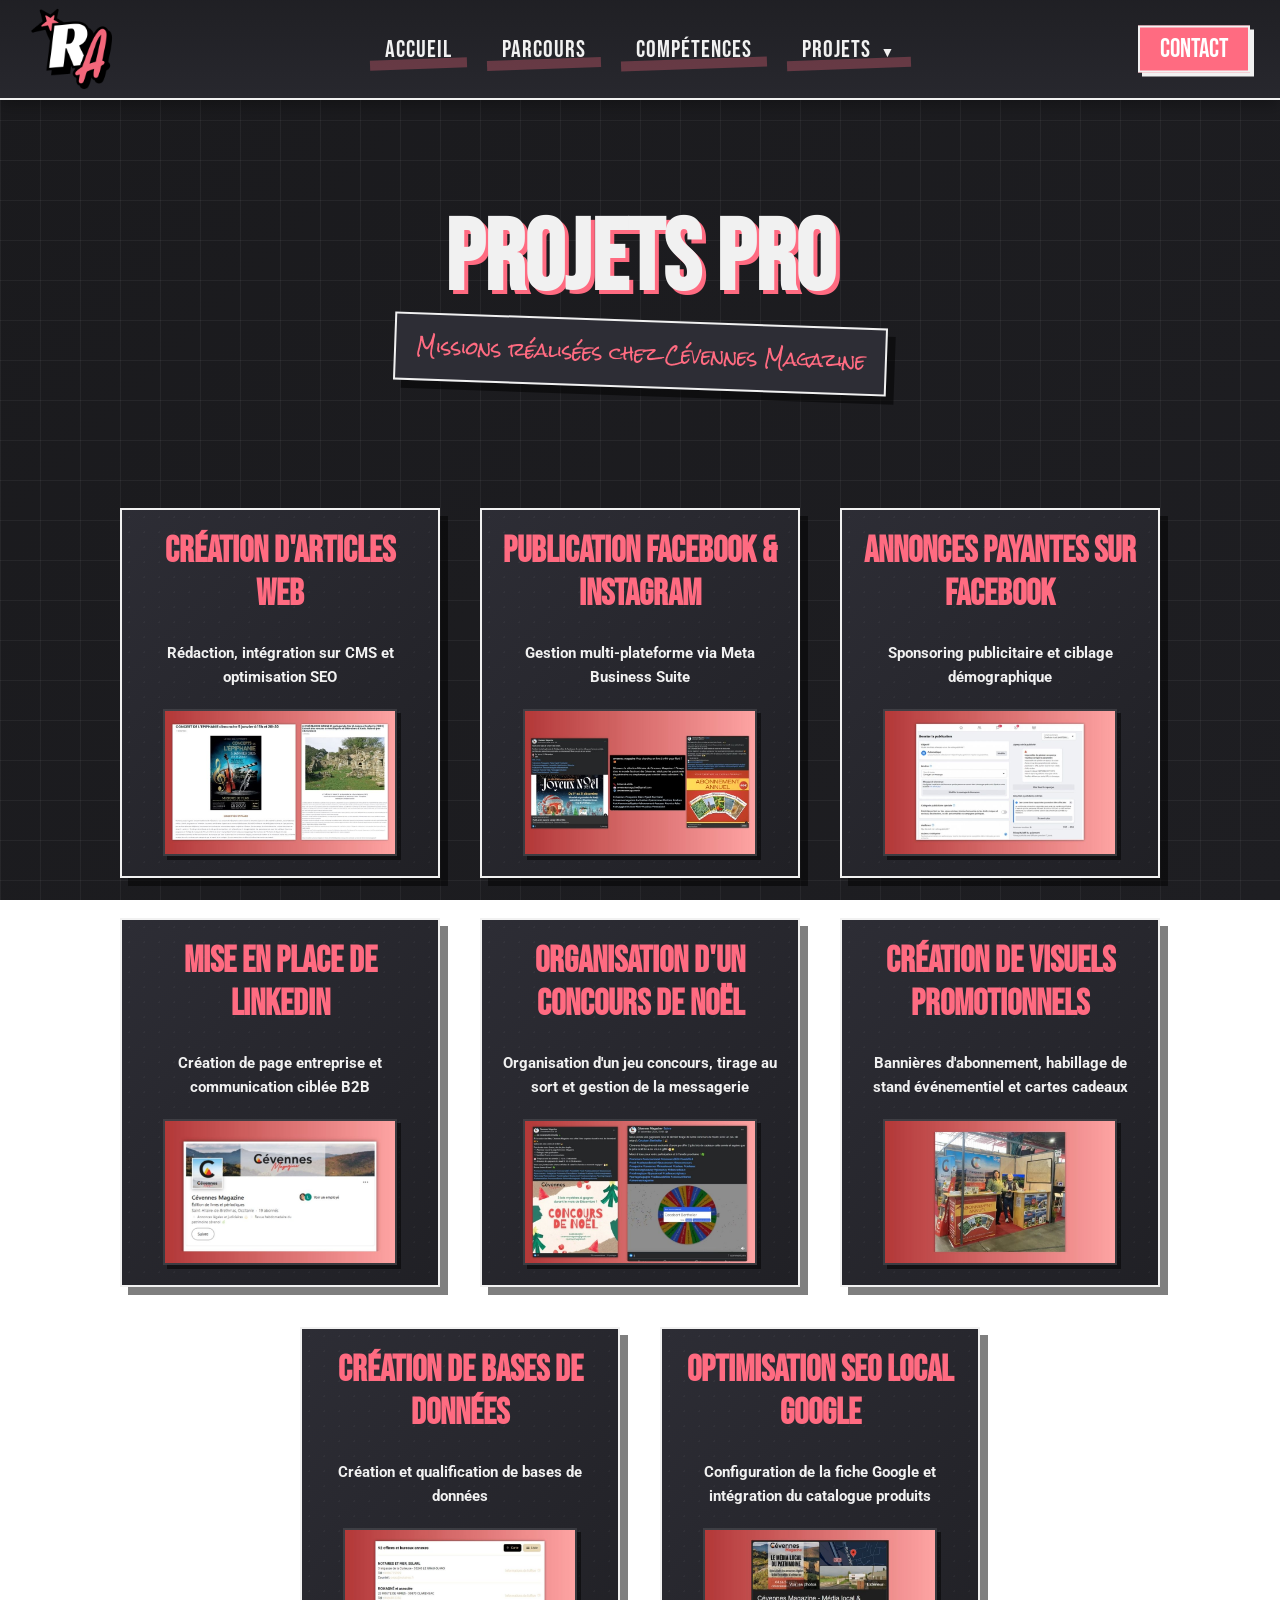
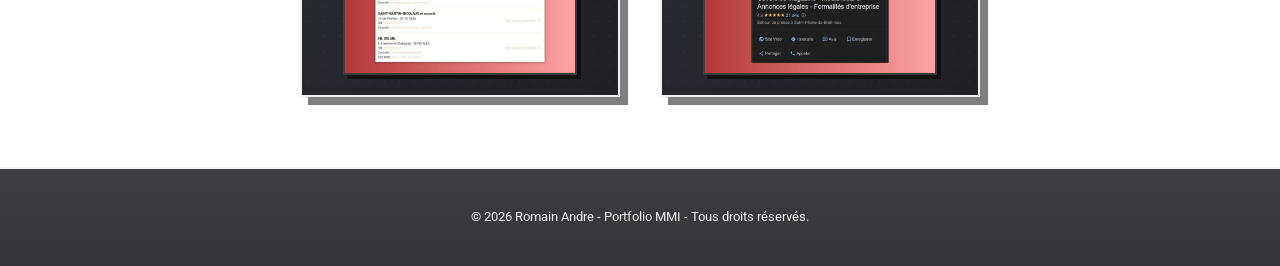
<file: site (1)/site/pro.html>
<!DOCTYPE html>
<html lang="fr" data-theme="sombre">
<head>
    <meta charset="UTF-8">
    <meta name="viewport" content="width=device-width, initial-scale=1.0">
    <title>Portfolio - Romain André</title>
    <link rel="icon" type="image/png" href="images/favicon.png">
    <link rel="stylesheet" href="style.css">
</head>
<body>
    <div class="transition-volet-rouge"></div>
    <div class="transition-volet-noir">
        <img src="images/logo.png" alt="Transition Logo" class="logo-dans-transition">
    </div>

    <header id="main-header">
        <a href="index.html" class="header-logo-link">
            <img src="images/favicon.png" alt="Retour à l'accueil">
        </a>
        <nav class="nav-container">
            <a href="index.html" class="nav-item">ACCUEIL</a>
            <a href="parcours.html" class="nav-item">PARCOURS</a>
            <a href="competences.html" class="nav-item">COMPÉTENCES</a>
            
            <div class="dropdown">
                <span class="nav-item texte-projets-pc">PROJETS <span style="font-size: 14px; margin-left: 5px;">▼</span></span>
                <div class="dropdown-content">
                    <a href="pro.html">PROJETS professionnels</a>
                    <a href="ecole.html">PROJETS ACADÉMIQUES</a>
                    <a href="perso.html">PROJETS PERSOnnels</a>
                </div>
            </div>
            
            <a href="index.html#contact" class="nav-item contact-mobile">CONTACT</a>
        </nav>
        <a href="index.html#contact" class="btn-contact-header desktop-contact">CONTACT</a>
        <button id="hamburger-menu" class="hamburger-btn">
            <span></span><span></span><span></span>
        </button>
    </header>

    <main class="wrapper">
        <section style="grid-column: 1 / 13; text-align: center; position: relative; margin-top: 50px;">
            <h1 class="anim-prenom" style="font-size: 100px;">PROJETS PRO</h1>
            <br>
            <div class="sous-titre" style="margin-top: 20px;">Missions réalisées chez Cévennes Magazine</div>
        </section>

        <section class="skills-block" style="margin-top: 80px;">
            <div class="projet-container">
                
                <a href="#" class="projet-card visible" 
                   data-titre="Création d'articles sur le site" 
                   data-categories="Webmastering, SEO, Rédaction"
                   data-img="images/galerie/cevennes_articles.jpg"
                   data-media="https://cevennesmagazine.fr/smartblog/600_cevennesmagazine.html"
                   data-galerie=""
                   data-contexte="Alimentation régulière du site vitrine de Cévennes Magazine avec des actualités locales, des événements (ex: Concert de l'Épiphanie) et des articles sur le patrimoine."
                   data-mission="Intégration du contenu textuel et visuel sur le CMS (PrestaShop). J'ai également travaillé sur l'optimisation du référencement naturel (SEO) en renseignant les balises titres, les meta descriptions et les mots-clés pour chaque nouvelle page."
                   data-role="Intégrateur web"
                   data-duree="Mission régulière"
                   data-outils="Prestashop, CMS"
                   data-technos="Intégration Web, SEO">
                    <h3>Création d'articles web</h3>
                    <p>Rédaction, intégration sur CMS et optimisation SEO</p>
                    <img src="images/galerie/cevennes_articles.jpg" alt="Création articles CMS">
                </a>

                <a href="#" class="projet-card visible"
                   data-titre="Community Management : Facebook & Instagram" 
                   data-categories="Réseaux Sociaux, Community Management"
                   data-img="images/galerie/cevennes_reseaux.jpg" 
                   data-media="https://www.facebook.com/photo.php?fbid=1152164596912656"
                   data-galerie=""
                   data-contexte="Animation des communautés de lecteurs sur les réseaux sociaux pour promouvoir les abonnements, les idées cadeaux de Noël et les événements d'Alès."
                   data-mission="Utilisation de Meta Business Suite pour programmer et publier simultanément sur Facebook et Instagram. J'ai rédigé les accroches, utilisé les hashtags pertinents et géré les visuels associés."
                   data-role="Community Manager"
                   data-duree="Mission régulière"
                   data-outils="Meta Business Suite, Facebook, Instagram"
                   data-technos="Planification, Rédaction sociale">
                    <h3>Publication Facebook & Instagram</h3>
                    <p>Gestion multi-plateforme via Meta Business Suite</p>
                    <img src="images/galerie/cevennes_reseaux.jpg" alt="Posts Facebook Instagram">
                </a>

                <a href="#" class="projet-card visible" 
                    data-titre="Campagnes Publicitaires Facebook Ads" 
                    data-categories="Webmarketing, Social Ads"
                    data-img="images/galerie/cevennes_ads.jpg"
                    data-media="https://www.instagram.com/p/DDE7srcq3x2/"
                    data-contexte="Afin de booster les ventes d'abonnements et de livres à prix réduits pour les fêtes, il a fallu mettre en place des campagnes sponsorisées pour atteindre un public plus large."
                    data-mission="Création et paramétrage de publicités via l'outil publicitaire de Facebook. J'ai défini des audiences ciblées, par exemple sur la zone de Paris, en visant une tranche d'âge spécifique pour optimiser le budget et maximiser les conversions."
                    data-role="Traffic Manager" 
                    data-duree="Campagnes ponctuelles"
                    data-outils="Facebook Ads Manager" 
                    data-technos="Ciblage publicitaire, Sponsoring, Analyse d'audience">
                    <h3>Annonces payantes sur Facebook</h3>
                    <p>Sponsoring publicitaire et ciblage démographique</p>
                    <img src="images/galerie/cevennes_ads.jpg" alt="Facebook Ads">
                </a>

                <a href="#" class="projet-card visible"
                   data-titre="Déploiement de la stratégie Linkedin" 
                   data-categories="Réseaux Sociaux, B2B"
                   data-img="images/galerie/cevennes_linkedin.jpg" 
                   data-media="https://www.linkedin.com/company/cevennes-magazine/"
                   data-galerie=""
                   data-contexte="Cévennes Magazine étant habilité à publier des annonces légales dans le Gard, il était nécessaire de développer une présence professionnelle sur Linkedin pour toucher une cible B2B."
                   data-mission="Création complète de la page entreprise Linkedin. J'ai rédigé les présentations et publié des posts ciblés à l'attention des professionnels pour les informer de nos services d'annonces légales, incluant des liens vers notre système de devis en ligne."
                   data-role="Community Manager B2B"
                   data-duree="Création et Suivi"
                   data-outils="LinkedIn"
                   data-technos="Communication B2B, Networking">
                    <h3>Mise en place de Linkedin</h3>
                    <p>Création de page entreprise et communication ciblée B2B</p>
                    <img src="images/galerie/cevennes_linkedin.jpg" alt="Linkedin B2B">
                </a>

                <a href="#" class="projet-card visible"
                   data-titre="Organisation d'un Concours de Noël" 
                   data-categories="Engagement, Événementiel, Community Management"
                   data-img="images/galerie/cevennes_concours.jpg" 
                   data-media="https://www.facebook.com/photo.php?fbid=1141939951268454"
                   data-galerie=""
                   data-contexte="Pour dynamiser la communauté en fin d'année, nous avons organisé un jeu concours sur un mois complet avec plusieurs tirages au sort pour faire gagner des lots chaques semaines."
                   data-mission="Création du visuel, rédaction des règles d'engagement (abonnements, partages, mentions), et gestion opérationnelle du concours. J'ai utilisé une roue virtuelle pour effectuer les tirages au sort de manière transparente, et j'ai assuré la modération ainsi que les réponses aux messages privés des participants via la messagerie Meta."
                   data-role="Gestionnaire de projet / Community Manager"
                   data-duree="1 mois"
                   data-outils="Facebook, Wheel of Names, Meta Inbox"
                   data-technos="Fidélisation, Modération, SAV">
                    <h3>Organisation d'un Concours de Noël</h3>
                    <p>Organisation d'un jeu concours, tirage au sort et gestion de la messagerie</p>
                    <img src="images/galerie/cevennes_concours.jpg" alt="Concours de Noel">
                </a>

                <a href="#" class="projet-card visible"
                   data-titre="Création de visuels promotionnels" 
                   data-categories="Graphisme, Print, Digital"
                   data-img="images/galerie/cevennes_visuels.jpg" 
                   data-media="https://www.facebook.com/photo.php?fbid=1227537856041996"
                   data-galerie=""
                   data-contexte="Besoin de supports de communication variés, tant pour les réseaux sociaux de l'entreprise que pour des événements physiques de représentation."
                   data-mission="Création graphique de multiples supports, des bannières web pour la promotion des différents abonnements, design de chèques cadeaux, et conception d'un habillage de stand pour le salon Alespo."
                   data-role="Graphiste"
                   data-duree="Mission régulière"
                   data-outils="Logiciels de PAO"
                   data-technos="Design publicitaire, PLV, Déclinaison de formats">
                    <h3>Création de visuels promotionnels</h3>
                    <p>Bannières d'abonnement, habillage de stand événementiel et cartes cadeaux</p>
                    <img src="images/galerie/cevennes_visuels.jpg" alt="Visuels Promotionnels">
                </a>

                <a href="#" class="projet-card visible"
                   data-titre="Création et Qualification de Bases de Données" 
                   data-categories="Data, Prospection, Administratif"
                   data-img="images/galerie/cevennes_bdd.jpg" 
                   data-media="https://annuaire.experts-comptables.org/recherche/ville/ales"
                   data-galerie=""
                   data-contexte="Pour soutenir l'activité de parution d'annonces légales, l'entreprise avait besoin de structurer et d'élargir son fichier de contacts professionnels dans la région (avocats, notaires, experts-comptables)."
                   data-mission="Recherche, extraction et saisie de coordonnées professionnelles dans le département du Gard. J'ai qualifié les contacts, créé des groupes spécifiques via l'outil Contacts, et géré l'exportation des données sous format PDF ou vCard pour des campagnes de prospection ciblées."
                   data-role="Assistant Data / Prospection"
                   data-duree="Mission continue"
                   data-outils="Carnet d'adresses (sur Mac), Excel"
                   data-technos="Data Entry, Qualification B2B, Exportation">
                    <h3>Création de bases de données</h3>
                    <p>Création et qualification de bases de données</p>
                    <img src="images/galerie/cevennes_bdd.jpg" alt="Base de données B2B">
                </a>

                <a href="#" class="projet-card visible"
                   data-titre="Optimisation Google Business Profile" 
                   data-categories="SEO Local, Webmarketing, Visibilité"
                   data-img="images/galerie/cevennes_google.jpg" 
                   data-media="https://share.google/mJhVu3mVEhy7MbYgC"
                   data-galerie=""
                   data-contexte="Amélioration de la vitrine numérique et de la visibilité locale de Cévennes Magazine sur le moteur de recherche Google et sur Google Maps."
                   data-mission="Mise à jour et optimisation complète de la fiche d'établissement Google. Au-delà des informations de contact, j'ai structuré et intégré un catalogue de produits directement sur la fiche avec leurs visuels et prix pour générer du trafic qualifié et direct vers le site web."
                   data-role="Spécialiste SEO Local"
                   data-duree="Mission ponctuelle"
                   data-outils="Google Business Profile"
                   data-technos="Référencement Local, Parcours Utilisateur">
                    <h3>Optimisation SEO Local Google</h3>
                    <p>Configuration de la fiche Google et intégration du catalogue produits</p>
                    <img src="images/galerie/cevennes_google.jpg" alt="Google Business Profile Cévennes Magazine">
                </a>

            </div>
        </section>
    </main>

    <footer>
        <p>© 2026 Romain Andre - Portfolio MMI - Tous droits réservés.</p>
    </footer>

    <div id="projet-modal" class="modal">
        <div class="modal-content-wrapper">
            <span class="close-projet-modal">&times;</span>
            
            <h1 id="modal-titre">TITRE</h1>
            
            <div id="modal-categories" class="modal-tags">
                </div>

            <div class="modal-body-grid">
                <div class="modal-main-text">
                    <h2>Le Contexte</h2>
                    <p id="modal-contexte">Texte contexte</p>
                    
                    <h2>Ma Mission</h2>
                    <p id="modal-mission">Texte mission</p>
                </div>

                <div class="modal-sidebar">
                    <h3>Outils & Compétences</h3>
                    <ul>
                        <li><strong>Rôle :</strong> <span id="modal-role"></span></li>
                        <li><strong>Durée :</strong> <span id="modal-duree"></span></li>
                        <li><strong>Outils :</strong> <span id="modal-outils"></span></li>
                        <li><strong>Compétences clés :</strong> <span id="modal-technos"></span></li>
                    </ul>
                </div>
            </div>
            
            <div id="modal-media-container" style="display: none;">
                <a id="modal-media-btn" href="#" target="_blank">🔗 Découvrir le projet complet</a>
            </div>

            <div id="modal-galerie-section" style="display: none;">
                <h2 class="galerie-titre">Aperçus du projet</h2>
                <div id="modal-galerie-container" class="galerie-grid">
                    </div>
            </div>
        </div>
    </div>

    <script src="script.js"></script>
</body>
</html>
</file>
<file: style.css>
@import url('https://fonts.googleapis.com/css2?family=Bebas+Neue&family=Rock+Salt&family=Montserrat:wght@400;700&family=Roboto:wght@400;700&display=swap');
:root { --fond-couleur: #1a1a1d; --texte: #f1f1f1; --papier: #2d2d35; --accent: #ff6b81; --ombre: 8px 8px 0px rgba(0,0,0,0.5); --grille-couleur: rgba(255, 255, 255, 0.05); --police-paragraphe: 'Roboto', sans-serif; }
html { scroll-behavior: smooth; background-color: var(--fond-couleur); background-image: linear-gradient(135deg, #1a1a1d 0%, #1e1e22 100%); background-attachment: fixed; }
* { box-sizing: border-box; }
body { min-height: 100vh; color: var(--texte); font-family: 'Montserrat', sans-serif; margin: 0; padding: 0; overflow-x: hidden; }
body::before { content: ""; position: fixed; top: 0; left: 0; width: 100%; height: 100vh; background-image: linear-gradient(var(--grille-couleur) 1px, transparent 1px), linear-gradient(to right, var(--grille-couleur) 1px, transparent 1px); background-size: 40px 40px; pointer-events: none; z-index: -1; }
p { font-family: var(--police-paragraphe); line-height: 1.6; }
@keyframes fadeInDown { from { opacity: 0; transform: translateY(-30px); } to { opacity: 1; transform: translateY(0); } }
@keyframes fadeInLeft { from { opacity: 0; transform: translateX(-40px); } to { opacity: 1; transform: translateX(0); } }
@keyframes fadeInUp { from { opacity: 0; transform: translateY(30px); } to { opacity: 1; transform: translateY(0); } }
@keyframes popIn { from { opacity: 0; transform: scale(0.8); } to { opacity: 1; transform: scale(1); } }
@keyframes popInSousTitre { from { opacity: 0; transform: scale(0.8) rotate(0deg); } to { opacity: 1; transform: scale(1) rotate(2deg); } }
.logo-dans-transition { position: absolute; top: 50%; left: 50%; transform: translate(-50%, -50%); width: 500px; height: auto; max-width: 90%; }
#main-header { height: 100px; display: flex; align-items: center; justify-content: center; position: fixed; top: 0; left: 0; width: 100%; z-index: 1000; padding: 0 30px; background: linear-gradient(to bottom, var(--fond-couleur) -75%, var(--papier) 175%); border-bottom: 2px solid var(--texte); box-shadow: 0px 5px 15px rgba(0,0,0,0.3); transform: translateY(0); transition: transform 0.4s cubic-bezier(0.4, 0, 0.2, 1); }
.header-logo { height: 90px; width: auto; position: absolute; left: 30px; top: 50%; transform: translateY(-50%); transition: transform 0.3s ease; z-index: 1001; }
.header-logo:hover { transform: translateY(-50%) scale(1.1); }
.header-logo-link { position: absolute; left: 30px; top: 50%; transform: translateY(-50%); z-index: 1001; display: block; height: 90px; }
.header-logo-link img { height: 100%; width: auto; transition: transform 0.3s ease; display: block; }
.header-logo-link:hover img { transform: scale(1.15); }
.nav-container { display: flex; gap: 20px; align-items: center; }
.nav-item { background: transparent; padding: 5px 15px; text-decoration: none; color: var(--texte); font-family: 'Bebas Neue', sans-serif; font-size: 24px; letter-spacing: 1px; position: relative; transition: color 0.3s ease; }
.nav-item::after { content: ''; position: absolute; bottom: 0; left: 0; width: 100%; height: 10px; background: var(--accent); opacity: 0.3; transform: rotate(-2deg); z-index: -1; transition: all 0.3s cubic-bezier(0.25, 0.8, 0.25, 1); }
.nav-item:hover::after { opacity: 1; transform: rotate(0deg); height: 100%; }
.nav-item:hover { color: white; }
.btn-contact-header { position: absolute; right: 30px; top: 50%; transform: translateY(-50%); background-color: var(--accent); color: white; font-family: 'Bebas Neue', sans-serif; font-size: 26px; padding: 6px 20px; text-decoration: none; border: 2px solid var(--texte); box-shadow: 4px 4px 0px var(--texte); transition: transform 0.15s ease, box-shadow 0.15s ease, background-color 0.15s ease; z-index: 1001; }
.btn-contact-header:hover { transform: translate(-3px, -55%); box-shadow: 7px 7px 0px var(--texte); }
.btn-contact-header:active { transform: translate(4px, -45%); box-shadow: 0px 0px 0px var(--texte); }
.hamburger-btn { display: none; flex-direction: column; gap: 6px; background: transparent; border: none; cursor: pointer; z-index: 1005; transition: opacity 0.3s ease; }
.hamburger-btn span { width: 35px; height: 4px; background-color: var(--texte); border-radius: 2px; }
.contact-mobile { display: none !important; }
.btn-cv { display: inline-block; margin-top: 15px; padding: 10px 25px; background-color: var(--accent); color: white; font-family: 'Bebas Neue', sans-serif; font-size: 26px; letter-spacing: 1px; text-decoration: none; border: 2px solid var(--texte); box-shadow: 4px 4px 0px var(--texte); transform: translate(0px, 0px); transition: transform 0.15s ease, box-shadow 0.15s ease, background-color 0.15s ease; }
.btn-cv:hover { transform: translate(-3px, -3px); box-shadow: 7px 7px 0px var(--texte); background-color: #f73648; }
.btn-cv:active { transform: translate(4px, 4px); box-shadow: 0px 0px 0px var(--texte); }
.btn-mail { margin: 0; transform: translate(0,0); }
.btn-mail:hover { transform: translate(-3px, -3px); background-color: #f73648; }
.btn-mail:active { transform: translate(4px, 4px); box-shadow: 0px 0px 0px var(--texte); }
.btn-linkedin { margin: 0; background-color: #0077b5; border-color: var(--texte); transform: translate(0,0); }
.btn-linkedin:hover { background-color: #005e93; transform: translate(-3px, -3px); }
.btn-linkedin:active { transform: translate(4px, 4px); box-shadow: 0px 0px 0px var(--texte); }
.wrapper { max-width: 1200px; margin: 150px auto 50px auto; padding: 20px; display: grid; grid-template-columns: repeat(12, 1fr); gap: 40px; }
.hero-block { grid-column: 1 / 8; grid-row: 1; position: relative; z-index: 2; display: flex; flex-direction: column; justify-content: center; }
h1 { font-family: 'Bebas Neue', sans-serif; font-size: 128px; line-height: 0.8; margin: 0; color: var(--texte); text-transform: uppercase; text-shadow: 4px 4px 0px var(--accent); transform: rotate(-2deg); }
.hero-block h1 { display: flex; flex-direction: column; align-items: flex-start; margin: 0; padding: 0; }
.titre-images { display: flex; flex-direction: column; align-items: flex-start; margin: 0; margin-top: 50px; margin-left: -40px; padding: 0; }
.img-romain { height: 300px; width: auto; display: block; position: relative; z-index: 1; margin-left: -80px; }
.img-andre { height: 320px; width: auto; display: block; margin-top: -150px; margin-left: -80px; margin-bottom: -80px; position: relative; z-index: 2; }
.anim-prenom, .anim-nom, .sous-titre, .photo-block, .bio-block, .section-title, .projet-card, .categorie-card, .parcours-card { opacity: 0; pointer-events: none; }
.anim-prenom, .anim-nom { display: inline-block; transition: all 0.6s cubic-bezier(0.25, 1, 0.5, 1); }
.anim-prenom { transform: translateY(-30px); }
.anim-nom { transform: translateX(-40px); transition-delay: 0.2s; }
.anim-prenom.visible, .anim-nom.visible { opacity: 1; transform: translateY(0) translateX(0); pointer-events: auto; }
.anim-prenom.visible:hover { transform: scale(1.05) rotate(2deg); transition-delay: 0s; cursor: default; }
.anim-nom.visible:hover { transform: scale(1.05) rotate(-2deg); transition-delay: 0s; cursor: default; }
.sous-titre { font-family: 'Rock Salt', cursive; font-size: 18px; color: var(--accent); background: var(--papier); padding: 10px 20px; display: inline-block; align-self: flex-start; margin-top: 35px; margin-bottom: 80px; box-shadow: var(--ombre); border: 2px solid var(--texte); transform: scale(0.8) rotate(2deg); transition: all 0.6s cubic-bezier(0.25, 0.8, 0.25, 1); transition-delay: 0.4s; }
.sous-titre.visible { opacity: 1; transform: scale(1) rotate(2deg); pointer-events: auto; }
.sous-titre.visible:hover { transform: scale(1.05) rotate(0deg); transition-delay: 0s; }
.photo-block { grid-column: 8 / 13; grid-row: 1; background: white; padding: 15px 15px 60px 15px; box-shadow: var(--ombre); border: 2px solid var(--texte); position: relative; width: 100%; max-width: 350px; margin: 0 auto; display: block; text-decoration: none; cursor: pointer; transform: translateX(40px) rotate(-2deg); transition: all 0.6s cubic-bezier(0.25, 1, 0.5, 1); align-self: center; }
.photo-block.visible { opacity: 1; transform: translateX(0) rotate(3deg); pointer-events: auto; }
.photo-block.visible:hover { transform: scale(1.05) rotate(0deg); box-shadow: 15px 15px 0px rgba(0,0,0,0.3); z-index: 10; transition-delay: 0s; }
.photo-block img { width: 100%; aspect-ratio: 1 / 1; object-fit: cover; transition: filter 0.5s ease; }
.polaroid-text { position: absolute; bottom: 15px; left: 0; width: 100%; text-align: center; font-family: 'Rock Salt', cursive; font-size: 16px; font-weight: bold; color: #1d1d1d; opacity: 0.9; }
.scotch-decor { display: none !important; }
.bio-block { margin-top: 50px; }
.bio-block, .parcours-card, .categorie-card, .projet-card, #contact-box { background: linear-gradient(135deg, var(--papier) 0%, #202025 100%) !important; position: relative; z-index: 1; }
.bio-block::after, .parcours-card::after, .categorie-card::after, .projet-card::after, #contact-box::after { content: ''; position: absolute; top: 0; left: 0; right: 0; bottom: 0; background-image: radial-gradient(var(--texte) 1px, transparent 1px); background-size: 15px 15px; opacity: 0.04; pointer-events: none; z-index: -1; }
.bio-block p strong, .parcours-card p strong, .categorie-card p strong, .projet-card p strong, #contact-box p strong { background: linear-gradient(180deg, transparent 65%, rgba(255, 107, 129, 0.4) 65%); padding: 0 4px; font-weight: bold; color: white; text-shadow: -1px -1px 0 #00000070, 1px -1px 0 #00000070, -1px 1px 0 #00000070, 1px 1px 0 #00000070, 2px 2px 3px rgba(0,0,0,0.2); }
.bio-block { grid-column: 2 / 12; padding: 40px; font-size: 16px; color: var(--texte); box-shadow: var(--ombre); border: 2px solid var(--texte); margin-top: 20px; transform: translateY(30px); transition: all 0.6s ease-out; z-index: 1; }
.bio-block.visible { opacity: 1; transform: translateY(0); pointer-events: auto; }
.bio-block h2, .bio-block h3 { font-family: 'Bebas Neue', sans-serif; color: var(--accent); display: inline-block; }
.bio-block h2 { font-size: 40px; margin-top: 0; border-bottom: 3px solid var(--accent); }
.bio-block.visible:hover { transform: translateY(-5px); box-shadow: 12px 12px 0px var(--accent) !important; z-index: 10; transition: transform 0.4s ease, box-shadow 0.4s ease; }
.categorie-card.visible:hover { transform: translateY(-5px) rotate(1deg); box-shadow: 12px 12px 0px var(--accent) !important; z-index: 10; }
#contact-box:hover { transform: translateY(-5px) !important; box-shadow: 12px 12px 0px var(--accent) !important; z-index: 10; }
.skills-block { grid-column: 1 / 13; text-align: center; position: relative; margin-top: 0px !important; }
.section-title { font-family: 'Bebas Neue'; font-size: 64px; margin-bottom: 70px; display: inline-block; background: var(--texte); color: var(--fond-couleur); padding: 10px 30px; box-shadow: 6px 6px 0px var(--accent); transform: translateY(30px); transition: all 0.6s ease-out; }
.section-title.visible { opacity: 1; transform: translateY(0); pointer-events: auto; }
.section-title.visible:hover { transform: scale(1.05); box-shadow: 10px 10px 0px var(--accent); transition-delay: 0s; }
.categories-grid { display: grid; grid-template-columns: 1fr; gap: 40px; margin: 40px auto 0 auto; max-width: 950px; }
.categorie-card { background: var(--papier); padding: 25px 30px; border: 2px solid var(--texte); box-shadow: var(--ombre); position: relative; text-align: center; display: flex; flex-direction: column; align-items: center; transition: transform 0.4s ease, box-shadow 0.4s ease; }
.categorie-card.visible { animation: fadeInUp 0.6s ease-out forwards; pointer-events: auto; }
#contact-box { transform: none !important; transition: none !important; }
#contact-box:hover { transform: none !important; box-shadow: var(--ombre) !important; z-index: 1; }
.categorie-titre { font-family: 'Bebas Neue', sans-serif; font-size: 36px; color: var(--accent); margin-bottom: 5px; display: inline-block; transition: transform 0.3s ease; }
.categorie-titre:hover { transform: scale(1.05); }
.categorie-desc { font-size: 16px; margin-top: 0; margin-bottom: 10px; line-height: 1.6; opacity: 0.9; }
.parcours-card { background: var(--papier); padding: 40px; border: 2px solid var(--texte); box-shadow: var(--ombre); position: relative; text-align: left; transition: transform 0.4s ease, box-shadow 0.4s ease; }
.parcours-card.visible { animation: fadeInUp 0.6s ease-out forwards; pointer-events: auto; }
.parcours-card.visible:hover { transform: translateY(-5px); box-shadow: 12px 12px 0px var(--accent); z-index: 5; }
.sticker-container { display: flex; justify-content: center; align-items: flex-start; gap: 15px 20px; flex-wrap: wrap; width: 100%; margin-top: 15px; }
.sticker { flex: 0 0 100px; width: 100px; background: transparent; display: flex; flex-direction: column; align-items: center; justify-content: flex-start; gap: 8px; cursor: pointer; text-decoration: none; transform: scale(0.8); transition: all 0.5s cubic-bezier(0.25, 0.8, 0.25, 1); }
.sticker.visible { opacity: 1; transform: scale(1); pointer-events: auto; }
.sticker.visible:hover { transform: scale(1.15) translateY(-8px); transition-delay: 0s; }
.sticker img { display: block; width: 65px; height: 65px; object-fit: contain; filter: drop-shadow(4px 4px 0px rgba(0,0,0,0.15)); }
.app-name { display: block; width: 100%; font-size: 16px; font-family: var(--police-paragraphe); color: var(--texte); font-weight: bold; text-align: center; transition: color 0.3s ease; margin-top: 5px; }
.sticker:hover .app-name { color: var(--accent); }
.sticker:nth-child(1) { transition-delay: 0.05s; } .sticker:nth-child(2) { transition-delay: 0.1s; } .sticker:nth-child(3) { transition-delay: 0.15s; } .sticker:nth-child(4) { transition-delay: 0.2s; } .sticker:nth-child(5) { transition-delay: 0.25s; } .sticker:nth-child(6) { transition-delay: 0.3s; } .sticker:nth-child(7) { transition-delay: 0.35s; } .sticker:nth-child(8) { transition-delay: 0.4s; } .sticker:nth-child(9) { transition-delay: 0.45s; }
.projet-container { display: flex; gap: 40px; justify-content: center; flex-wrap: wrap; }
.projet-card { background: var(--papier); padding: 20px 20px 10px 20px; width: 100%; max-width: 320px; border: 2px solid var(--texte); box-shadow: var(--ombre); text-decoration: none; color: var(--texte); display: flex; flex-direction: column; text-align: left; position: relative; transition: all 0.5s cubic-bezier(0.25, 0.8, 0.25, 1); transform: scale(0.8) rotate(0deg); opacity: 0; pointer-events: none; }
.projet-card.visible { opacity: 1; transform: scale(1) rotate(0deg); pointer-events: auto; animation: fadeInUp 0.6s ease-out forwards; }
.projet-card.visible:hover { transform: translateY(-10px); box-shadow: 15px 15px 0px rgba(0,0,0,0.2); z-index: 10; }
.projet-card h3 { font-family: 'Bebas Neue'; font-size: 36px; margin: 0 0 10px 0; text-align: center; color: var(--accent); transition: transform 0.2s ease, color 0.2s ease; }
.projet-card:hover h3 { color: var(--texte); }
.projet-card img { width: 85%; height: auto; aspect-ratio: 16 / 10; object-fit: cover; margin: 20px auto 10px auto; display: block; border: 2px solid rgba(255, 255, 255, 0.1); box-shadow: 4px 4px 0px rgba(0,0,0,0.5); transform: scale(1); transition: all 0.4s cubic-bezier(0.25, 0.8, 0.25, 1); }
.projet-card:hover img { transform: scale(1.05); opacity: 1; border-color: var(--accent); box-shadow: 8px 8px 0px rgba(0,0,0,0.6); }
.projet-card p { font-size: 15px; text-align: center; margin-bottom: 0; font-weight: bold; }
footer { text-align: center; padding: 25px 20px; margin-top: 50px; border-top: 2px solid var(--texte); font-size: 13px; opacity: 0.9; background: linear-gradient(to bottom, var(--papier) -75%, var(--fond-couleur) 175%); }
.col-pleine { grid-column: 1 / 13; }
.close-projet-modal, .close-modal, .close-menu-mobile { position: absolute; top: 20px; right: 20px; color: var(--texte); font-size: 50px; font-family: Arial, sans-serif; font-weight: 300; cursor: pointer; transition: color 0.2s ease, transform 0.3s cubic-bezier(0.4, 0, 0.2, 1); z-index: 9999; width: 60px; height: 60px; display: flex; align-items: center; justify-content: center; line-height: 1; transform-origin: center center; }
.close-projet-modal:hover, .close-modal:hover, .close-menu-mobile:hover { transform: scale(1.2) rotate(90deg); color: var(--accent); }
.close-menu-mobile { display: none !important; }

@media (max-width: 1100px) { .hamburger-btn { display: flex; position: absolute; right: 30px; top: 50%; transform: translateY(-50%); transition: transform 0.4s ease; } .hamburger-btn.active:hover { transform: translateY(-50%) scale(1.2) rotate(90deg); } .desktop-contact { display: none !important; } .nav-container { position: fixed; top: 0; right: -100%; width: 100%; height: 100vh; height: 100dvh; overflow-y: auto; background: rgba(10, 10, 12, 0.98); backdrop-filter: blur(40px); -webkit-backdrop-filter: blur(40px); flex-direction: column; justify-content: flex-start; align-items: center; transition: right 0.5s cubic-bezier(0.8, 0, 0.2, 1); z-index: 1004; margin: 0 !important; padding: 120px 0 50px 0 !important; gap: 15px !important; } .nav-container.active { right: 0; } .close-menu-mobile { display: flex !important; } .nav-item { font-size: 32px !important; margin: 5px 0; transition: color 0.2s ease; transform: none !important; } .nav-item::after { display: none !important; } .nav-item:hover { color: var(--accent) !important; transform: none !important; } .contact-mobile { display: inline-block !important; background-color: transparent !important; color: var(--texte) !important; font-size: 28px !important; padding: 12px 40px !important; border: 3px solid var(--texte) !important; box-shadow: none !important; margin-top: 20px !important; transition: all 0.2s ease !important; transform: none !important; } .contact-mobile:hover { color: white !important; border-color: var(--accent) !important; background-color: var(--accent) !important; transform: scale(1.05) !important; box-shadow: none !important; } #main-header { height: 90px; } .header-logo-link { z-index: 1006 !important; } .dropdown { display: flex; flex-direction: column; align-items: center; width: 100%; margin: 0; } .texte-projets-pc { display: none !important; } .dropdown-content { display: flex !important; flex-direction: column; position: static !important; box-shadow: none !important; border: none !important; background: transparent !important; transform: none !important; width: 100%; align-items: center; padding: 0 !important; margin-top: 0; gap: 15px; } .dropdown-content::before { display: none !important; } .dropdown:hover .dropdown-content { animation: none !important; } .dropdown-content a { font-family: 'Bebas Neue', sans-serif; font-size: 30px !important; background: transparent !important; border: none !important; padding: 5px 15px !important; margin: 5px 0; width: auto; color: var(--texte) !important; text-decoration: none !important; white-space: normal; } .dropdown-content a:hover { background-color: transparent !important; color: var(--accent) !important; } .wrapper { display: block !important; } .hero-block, .photo-block { display: none !important; } .mobile-index-img { display: block !important; width: 100%; max-width: 600px; height: auto; margin: 0 auto 50px auto !important; animation: fadeInDown 0.6s ease-out forwards; } .bio-block { display: block !important; width: 100% !important; max-width: 800px; margin: 0 auto 50px auto !important; } .skills-block, .col-pleine { display: block !important; width: 100% !important; margin: 0 auto !important; } .section-title { margin-bottom: 40px !important; } }

@media (max-width: 768px) { .wrapper { margin-top: 120px; } h1, .anim-prenom { font-size: 60px !important; } .section-title { font-size: 40px !important; padding: 10px 20px; margin-bottom: 30px !important; } .modal-content-wrapper { padding: 20px; border-width: 2px; max-height: 85vh; } .close-projet-modal, .close-modal, .close-menu-mobile { top: 5px; right: 15px; font-size: 40px; } #modal-titre { font-size: 35px !important; } .modal-tags { margin-bottom: 20px; justify-content: center; } .modal-body-grid { gap: 20px; flex-direction: column; } .modal-main-text, .modal-sidebar { min-width: 100%; flex: auto; } .modal-main-text h2 { font-size: 28px !important; } #modal-media-btn { font-size: 22px; padding: 12px 20px; } .nav-item { font-size: 28px !important; } .dropdown-content a { font-size: 26px !important; } .contact-mobile { font-size: 22px !important; padding: 10px 30px !important; } }

.transition-volet-rouge, .transition-volet-noir { position: fixed; top: 0; left: 0; width: 100%; height: 100vh; transform: translateY(0); transition: transform 0.6s cubic-bezier(0.7, 0, 0.3, 1); pointer-events: none; }
.transition-volet-rouge { background-color: var(--accent); z-index: 999998; } .transition-volet-noir { background-color: #1d1d1d; z-index: 999999; }
.transition-volet-noir.ouvert { transform: translateY(-100%); transition-delay: 0s; } .transition-volet-rouge.ouvert { transform: translateY(-100%); transition-delay: 0.15s; }
.transition-volet-rouge.preparation, .transition-volet-noir.preparation { transition: none; transform: translateY(100%); pointer-events: all; }
.transition-volet-rouge.ferme, .transition-volet-noir.ferme { transform: translateY(0); pointer-events: all; }
.transition-volet-rouge.ferme { transition-delay: 0s; } .transition-volet-noir.ferme { transition-delay: 0.15s; }
.modal { display: none; position: fixed; z-index: 9999999; left: 0; top: 0; width: 100%; height: 100vh; background-color: rgba(10,10,12,0.95); backdrop-filter: blur(30px); -webkit-backdrop-filter: blur(30px); justify-content: center; align-items: center; opacity: 0; transition: opacity 0.3s ease; padding: 20px; }
.modal.show { display: flex; animation: fadeIn 0.3s ease; }
.modal img { max-width: 90%; max-height: 90vh; border-radius: 15px; box-shadow: 0 15px 40px rgba(0,0,0,0.5); transform: scale(0.8); transition: transform 0.3s ease; object-fit: contain; }
.modal-content-wrapper { background: radial-gradient(circle at top right, #25252d 0%, var(--fond-couleur) 60%); width: 100%; max-width: 900px; max-height: 90vh; overflow-y: auto; overflow-x: hidden; border: 2px solid var(--texte); box-shadow: 15px 15px 0px rgba(0,0,0,0.6); position: relative; padding: 50px; transform: scale(0.8); transition: transform 0.3s cubic-bezier(0.25, 0.8, 0.25, 1); }
.modal-content-wrapper::-webkit-scrollbar { width: 8px; }
.modal-content-wrapper::-webkit-scrollbar-track { background: var(--fond-couleur); }
.modal-content-wrapper::-webkit-scrollbar-thumb { background: var(--accent); }
#modal-titre { font-family: 'Bebas Neue', sans-serif; font-size: 60px; color: var(--texte); text-shadow: 3px 3px 0px var(--accent); margin: 0 0 15px 0; transform: none !important; line-height: 1; }
.modal-tags { display: flex; gap: 10px; margin-bottom: 40px; flex-wrap: wrap; }
.modal-tags span { background: transparent; color: var(--texte); border: 2px solid var(--texte); box-shadow: 3px 3px 0px rgba(0,0,0,0.4); padding: 6px 16px; font-weight: bold; font-family: 'Montserrat', sans-serif; font-size: 13px; text-transform: uppercase; }
.modal-body-grid { display: flex; gap: 40px; flex-wrap: wrap; align-items: flex-start; }
.modal-main-text { flex: 2; min-width: 300px; }
.modal-main-text h2 { font-family: 'Bebas Neue', sans-serif; font-size: 35px; color: var(--accent); margin-top: 0; margin-bottom: 15px; border-bottom: 2px solid var(--papier); padding-bottom: 5px; transform: none !important; }
.modal-main-text p { font-family: var(--police-paragraphe); font-size: 16px; line-height: 1.7; margin-bottom: 35px; }
.modal-main-text p:last-child { margin-bottom: 0; }
.modal-sidebar { flex: 1; min-width: 250px; background: var(--papier); padding: 30px; border: 2px solid var(--texte); box-shadow: 6px 6px 0px var(--ombre); height: fit-content; }
.modal-sidebar h3 { font-family: 'Bebas Neue', sans-serif; font-size: 30px; margin-top: 0; color: var(--accent); border-bottom: 2px solid var(--texte); padding-bottom: 10px; margin-bottom: 20px; }
.modal-sidebar ul { list-style: none; padding: 0; margin: 0; font-family: var(--police-paragraphe); font-size: 15px; line-height: 2; }
.modal-sidebar ul li { border-bottom: 1px dashed var(--grille-couleur); padding: 10px 0; }
.modal-sidebar ul li:last-child { border-bottom: none; }
.modal-sidebar ul li strong { color: var(--texte); margin-right: 5px; background: transparent; padding: 0; text-shadow: none; -webkit-text-stroke: 0; }
#modal-media-container { margin-top: 40px; text-align: center; width: 100%; }
#modal-media-btn { display: inline-block; background-color: var(--accent); color: white; font-family: 'Bebas Neue', sans-serif; font-size: 28px; padding: 15px 35px; text-decoration: none; border: 2px solid var(--texte); box-shadow: 6px 6px 0px rgba(0,0,0,0.6); transition: background-color 0.3s ease, transform 0.2s ease; letter-spacing: 1px; animation: calmPulse 3s infinite ease-in-out, pulseMedia 2s infinite; backface-visibility: hidden; -webkit-font-smoothing: antialiased; }
#modal-media-btn:hover { background-color: #f73648; transform: scale(1.02); animation-play-state: paused; }
#modal-media-btn:active { transform: scale(0.98); }
@keyframes calmPulse { 0% { filter: brightness(1); } 50% { filter: brightness(1.15); } 100% { filter: brightness(1); } }
@keyframes pulseMedia { 0% { box-shadow: 0 0 0 0 rgba(255, 107, 129, 0.4); } 70% { box-shadow: 0 0 0 15px rgba(255, 107, 129, 0); } 100% { box-shadow: 0 0 0 0 rgba(255, 107, 129, 0); } }
#modal-galerie-section { margin-top: 40px; border-top: 2px dashed var(--grille-couleur); padding-top: 30px; }
.galerie-titre { font-family: 'Bebas Neue', sans-serif; font-size: 35px; color: var(--texte); margin-bottom: 20px; transform: none !important; }
.galerie-grid { display: grid; grid-template-columns: repeat(auto-fill, minmax(200px, 1fr)); gap: 15px; }
.galerie-grid img { width: 100%; height: 150px; object-fit: cover; border: 2px solid var(--texte); box-shadow: 4px 4px 0px var(--ombre); cursor: zoom-in; transition: transform 0.2s, box-shadow 0.2s; }
.galerie-grid img:hover { transform: translateY(-3px); box-shadow: 6px 6px 0px var(--accent); }
.click-ripple { position: fixed; top: 0; left: 0; width: 10px; height: 10px; background-color: transparent; border: 3px solid var(--accent); border-radius: 50%; transform: translate(-50%, -50%); pointer-events: none; z-index: 10000; opacity: 0; animation: dropRipple 0.8s ease-out forwards; }
@keyframes dropRipple { 0% { width: 10px; height: 10px; opacity: 1; border-width: 3px; } 100% { width: 120px; height: 120px; opacity: 0; border-width: 1px; } }
.dropdown { position: relative; display: inline-block; }
.texte-projets-pc { cursor: pointer; color: var(--texte); }
.dropdown-content { display: none; position: absolute; background-color: var(--papier); min-width: max-content; box-shadow: 6px 6px 0px rgba(0,0,0,0.5); border: 2px solid var(--texte); z-index: 1005; top: 100%; left: 50%; transform: translateX(-50%); padding: 0; margin-top: 15px; }
.dropdown-content::before { content: ""; position: absolute; top: -20px; left: 0; width: 100%; height: 20px; background: transparent; }
.dropdown:hover .dropdown-content { display: block; animation: apparitionMenu 0.2s ease-out forwards; }
@keyframes apparitionMenu { from { opacity: 0; transform: translate(-50%, -10px); } to { opacity: 1; transform: translate(-50%, 0); } }
.dropdown-content a { color: var(--texte); padding: 15px 30px; text-decoration: none !important; display: block; font-family: 'Bebas Neue', sans-serif; font-size: 24px; letter-spacing: 1px; border-bottom: 1px solid rgba(255,255,255,0.05); transition: background-color 0.2s ease, color 0.2s ease; text-align: center; white-space: nowrap; }
.dropdown-content a:last-child { border-bottom: none; }
.dropdown-content a:hover { background-color: var(--accent); color: white !important; }
.mobile-index-img { display: none; }
</file>
<file: site (1)/site/style.css>
@import url('https://fonts.googleapis.com/css2?family=Bebas+Neue&family=Rock+Salt&family=Montserrat:wght@400;700&family=Roboto:wght@400;700&display=swap');
html { scroll-behavior: smooth; }
:root { --fond-couleur: #1a1a1d; --texte: #f1f1f1; --papier: #2d2d35; --accent: #ff6b81; --ombre: 8px 8px 0px rgba(0,0,0,0.5); --grille-couleur: rgba(255, 255, 255, 0.05); --police-paragraphe: 'Roboto', sans-serif; }
* { box-sizing: border-box; }
body { background: linear-gradient(135deg, #1a1a1d 0%, #1e1e22 100%); background-attachment: fixed; color: var(--texte); font-family: 'Montserrat', sans-serif; margin: 0; padding: 0; overflow-x: hidden; }
body::before { content: ""; position: fixed; top: 0; left: 0; width: 100%; height: 100vh; background-image: linear-gradient(var(--grille-couleur) 1px, transparent 1px), linear-gradient(to right, var(--grille-couleur) 1px, transparent 1px); background-size: 40px 40px; pointer-events: none; z-index: -1; }
p { font-family: var(--police-paragraphe); line-height: 1.6; }
@keyframes fadeInDown { from { opacity: 0; transform: translateY(-30px); } to { opacity: 1; transform: translateY(0); } }
@keyframes fadeInLeft { from { opacity: 0; transform: translateX(-40px); } to { opacity: 1; transform: translateX(0); } }
@keyframes fadeInUp { from { opacity: 0; transform: translateY(30px); } to { opacity: 1; transform: translateY(0); } }
@keyframes popIn { from { opacity: 0; transform: scale(0.8); } to { opacity: 1; transform: scale(1); } }
@keyframes popInSousTitre { from { opacity: 0; transform: scale(0.8) rotate(0deg); } to { opacity: 1; transform: scale(1) rotate(2deg); } }
.logo-dans-transition { position: absolute; top: 50%; left: 50%; transform: translate(-50%, -50%); width: 500px; height: auto; max-width: 90%; }
#main-header { height: 100px; display: flex; align-items: center; justify-content: center; position: fixed; top: 0; left: 0; width: 100%; z-index: 1000; padding: 0 30px; background: linear-gradient(to bottom, var(--fond-couleur) -75%, var(--papier) 175%); border-bottom: 2px solid var(--texte); box-shadow: 0px 5px 15px rgba(0,0,0,0.3); transform: translateY(0); transition: transform 0.4s cubic-bezier(0.4, 0, 0.2, 1); }
.header-logo { height: 90px; width: auto; position: absolute; left: 30px; top: 50%; transform: translateY(-50%); transition: transform 0.3s ease; z-index: 1001; }
.header-logo:hover { transform: translateY(-50%) scale(1.1); }
.header-logo-link { position: absolute; left: 30px; top: 50%; transform: translateY(-50%); z-index: 1001; display: block; height: 90px; }
.header-logo-link img { height: 100%; width: auto; transition: transform 0.3s ease; display: block; }
.header-logo-link:hover img { transform: scale(1.15); }
.nav-container { display: flex; gap: 20px; align-items: center; }
.nav-item { background: transparent; padding: 5px 15px; text-decoration: none; color: var(--texte); font-family: 'Bebas Neue', sans-serif; font-size: 24px; letter-spacing: 1px; position: relative; transition: color 0.3s ease; }
.nav-item::after { content: ''; position: absolute; bottom: 0; left: 0; width: 100%; height: 10px; background: var(--accent); opacity: 0.3; transform: rotate(-2deg); z-index: -1; transition: all 0.3s cubic-bezier(0.25, 0.8, 0.25, 1); }
.nav-item:hover::after { opacity: 1; transform: rotate(0deg); height: 100%; }
.nav-item:hover { color: white; }
.btn-contact-header { position: absolute; right: 30px; top: 50%; transform: translateY(-50%); background-color: var(--accent); color: white; font-family: 'Bebas Neue', sans-serif; font-size: 26px; padding: 6px 20px; text-decoration: none; border: 2px solid var(--texte); box-shadow: 4px 4px 0px var(--texte); transition: transform 0.15s ease, box-shadow 0.15s ease, background-color 0.15s ease; z-index: 1001; }
.btn-contact-header:hover { transform: translate(-3px, -55%); box-shadow: 7px 7px 0px var(--texte); }
.btn-contact-header:active { transform: translate(4px, -45%); box-shadow: 0px 0px 0px var(--texte); }
.hamburger-btn { display: none; flex-direction: column; gap: 6px; background: transparent; border: none; cursor: pointer; z-index: 1005; transition: opacity 0.3s ease; }
.hamburger-btn span { width: 35px; height: 4px; background-color: var(--texte); border-radius: 2px; }
.contact-mobile { display: none !important; }
.btn-cv { display: inline-block; margin-top: 15px; padding: 10px 25px; background-color: var(--accent); color: white; font-family: 'Bebas Neue', sans-serif; font-size: 26px; letter-spacing: 1px; text-decoration: none; border: 2px solid var(--texte); box-shadow: 4px 4px 0px var(--texte); transform: translate(0px, 0px); transition: transform 0.15s ease, box-shadow 0.15s ease, background-color 0.15s ease; }
.btn-cv:hover { transform: translate(-3px, -3px); box-shadow: 7px 7px 0px var(--texte); background-color: #f73648; }
.btn-cv:active { transform: translate(4px, 4px); box-shadow: 0px 0px 0px var(--texte); }
.btn-mail { margin: 0; transform: translate(0,0); }
.btn-mail:hover { transform: translate(-3px, -3px); background-color: #f73648; }
.btn-mail:active { transform: translate(4px, 4px); box-shadow: 0px 0px 0px var(--texte); }
.btn-linkedin { margin: 0; background-color: #0077b5; border-color: var(--texte); transform: translate(0,0); }
.btn-linkedin:hover { background-color: #005e93; transform: translate(-3px, -3px); }
.btn-linkedin:active { transform: translate(4px, 4px); box-shadow: 0px 0px 0px var(--texte); }
.wrapper { max-width: 1200px; margin: 150px auto 50px auto; padding: 20px; display: grid; grid-template-columns: repeat(12, 1fr); gap: 40px; }
.hero-block { grid-column: 1 / 8; grid-row: 1; position: relative; z-index: 2; display: flex; flex-direction: column; justify-content: center; }
h1 { font-family: 'Bebas Neue', sans-serif; font-size: 128px; line-height: 0.8; margin: 0; color: var(--texte); text-transform: uppercase; text-shadow: 4px 4px 0px var(--accent); transform: rotate(-2deg); }
.hero-block h1 { display: flex; flex-direction: column; align-items: flex-start; margin: 0; padding: 0; }
.titre-images { display: flex; flex-direction: column; align-items: flex-start; margin: 0; margin-top: 50px; margin-left: -40px; padding: 0; }
.img-romain { height: 300px; width: auto; display: block; position: relative; z-index: 1; margin-left: -80px; }
.img-andre { height: 320px; width: auto; display: block; margin-top: -150px; margin-left: -80px; margin-bottom: -80px; position: relative; z-index: 2; }
.anim-prenom, .anim-nom, .sous-titre, .photo-block, .bio-block, .section-title, .projet-card, .categorie-card, .parcours-card { opacity: 0; pointer-events: none; }
.anim-prenom, .anim-nom { display: inline-block; transition: all 0.6s cubic-bezier(0.25, 1, 0.5, 1); }
.anim-prenom { transform: translateY(-30px); }
.anim-nom { transform: translateX(-40px); transition-delay: 0.2s; }
.anim-prenom.visible, .anim-nom.visible { opacity: 1; transform: translateY(0) translateX(0); pointer-events: auto; }
.anim-prenom.visible:hover { transform: scale(1.05) rotate(2deg); transition-delay: 0s; cursor: default; }
.anim-nom.visible:hover { transform: scale(1.05) rotate(-2deg); transition-delay: 0s; cursor: default; }
.sous-titre { font-family: 'Rock Salt', cursive; font-size: 18px; color: var(--accent); background: var(--papier); padding: 10px 20px; display: inline-block; align-self: flex-start; margin-top: 35px; margin-bottom: 80px; box-shadow: var(--ombre); border: 2px solid var(--texte); transform: scale(0.8) rotate(2deg); transition: all 0.6s cubic-bezier(0.25, 0.8, 0.25, 1); transition-delay: 0.4s; }
.sous-titre.visible { opacity: 1; transform: scale(1) rotate(2deg); pointer-events: auto; }
.sous-titre.visible:hover { transform: scale(1.05) rotate(0deg); transition-delay: 0s; }
.photo-block { grid-column: 8 / 13; grid-row: 1; background: white; padding: 15px 15px 60px 15px; box-shadow: var(--ombre); border: 2px solid var(--texte); position: relative; width: 100%; max-width: 350px; margin: 0 auto; display: block; text-decoration: none; cursor: pointer; transform: translateX(40px) rotate(-2deg); transition: all 0.6s cubic-bezier(0.25, 1, 0.5, 1); align-self: center; }
.photo-block.visible { opacity: 1; transform: translateX(0) rotate(3deg); pointer-events: auto; }
.photo-block.visible:hover { transform: scale(1.05) rotate(0deg); box-shadow: 15px 15px 0px rgba(0,0,0,0.3); z-index: 10; transition-delay: 0s; }
.photo-block img { width: 100%; aspect-ratio: 1 / 1; object-fit: cover; transition: filter 0.5s ease; }
.polaroid-text { position: absolute; bottom: 15px; left: 0; width: 100%; text-align: center; font-family: 'Rock Salt', cursive; font-size: 16px; font-weight: bold; color: #1d1d1d; opacity: 0.9; }
.scotch-decor { display: none !important; }
.bio-block { margin-top: 50px; }
.bio-block, .parcours-card, .categorie-card, .projet-card, #contact-box { background: linear-gradient(135deg, var(--papier) 0%, #202025 100%) !important; position: relative; z-index: 1; }
.bio-block::after, .parcours-card::after, .categorie-card::after, .projet-card::after, #contact-box::after { content: ''; position: absolute; top: 0; left: 0; right: 0; bottom: 0; background-image: radial-gradient(var(--texte) 1px, transparent 1px); background-size: 15px 15px; opacity: 0.04; pointer-events: none; z-index: -1; }
.bio-block p strong, .parcours-card p strong, .categorie-card p strong, .projet-card p strong, #contact-box p strong { background: linear-gradient(180deg, transparent 65%, rgba(255, 107, 129, 0.4) 65%); padding: 0 4px; font-weight: bold; color: white; text-shadow: -1px -1px 0 #00000070, 1px -1px 0 #00000070, -1px 1px 0 #00000070, 1px 1px 0 #00000070, 2px 2px 3px rgba(0,0,0,0.2); }
.bio-block { grid-column: 2 / 12; padding: 40px; font-size: 16px; color: var(--texte); box-shadow: var(--ombre); border: 2px solid var(--texte); margin-top: 20px; transform: translateY(30px); transition: all 0.6s ease-out; z-index: 1; }
.bio-block.visible { opacity: 1; transform: translateY(0); pointer-events: auto; }
.bio-block h2, .bio-block h3 { font-family: 'Bebas Neue', sans-serif; color: var(--accent); display: inline-block; }
.bio-block h2 { font-size: 40px; margin-top: 0; border-bottom: 3px solid var(--accent); }
.bio-block.visible:hover { transform: translateY(-5px); box-shadow: 12px 12px 0px var(--accent) !important; z-index: 10; transition: transform 0.4s ease, box-shadow 0.4s ease; }
.categorie-card.visible:hover { transform: translateY(-5px) rotate(1deg); box-shadow: 12px 12px 0px var(--accent) !important; z-index: 10; }
#contact-box:hover { transform: translateY(-5px) !important; box-shadow: 12px 12px 0px var(--accent) !important; z-index: 10; }
.skills-block { grid-column: 1 / 13; text-align: center; position: relative; margin-top: 0px !important; }
.section-title { font-family: 'Bebas Neue'; font-size: 64px; margin-bottom: 70px; display: inline-block; background: var(--texte); color: var(--fond-couleur); padding: 10px 30px; box-shadow: 6px 6px 0px var(--accent); transform: translateY(30px); transition: all 0.6s ease-out; }
.section-title.visible { opacity: 1; transform: translateY(0); pointer-events: auto; }
.section-title.visible:hover { transform: scale(1.05); box-shadow: 10px 10px 0px var(--accent); transition-delay: 0s; }
.categories-grid { display: grid; grid-template-columns: 1fr; gap: 40px; margin: 40px auto 0 auto; max-width: 950px; }
.categorie-card { background: var(--papier); padding: 25px 30px; border: 2px solid var(--texte); box-shadow: var(--ombre); position: relative; text-align: center; display: flex; flex-direction: column; align-items: center; transition: transform 0.4s ease, box-shadow 0.4s ease; }
.categorie-card.visible { animation: fadeInUp 0.6s ease-out forwards; pointer-events: auto; }
#contact-box { transform: none !important; transition: none !important; }
#contact-box:hover { transform: none !important; box-shadow: var(--ombre) !important; z-index: 1; }
.categorie-titre { font-family: 'Bebas Neue', sans-serif; font-size: 36px; color: var(--accent); margin-bottom: 5px; display: inline-block; transition: transform 0.3s ease; }
.categorie-titre:hover { transform: scale(1.05); }
.categorie-desc { font-size: 16px; margin-top: 0; margin-bottom: 10px; line-height: 1.6; opacity: 0.9; }
.parcours-card { background: var(--papier); padding: 40px; border: 2px solid var(--texte); box-shadow: var(--ombre); position: relative; text-align: left; transition: transform 0.4s ease, box-shadow 0.4s ease; }
.parcours-card.visible { animation: fadeInUp 0.6s ease-out forwards; pointer-events: auto; }
.parcours-card.visible:hover { transform: translateY(-5px); box-shadow: 12px 12px 0px var(--accent); z-index: 5; }
.sticker-container { display: flex; justify-content: center; align-items: flex-start; gap: 15px 20px; flex-wrap: wrap; width: 100%; margin-top: 15px; }
.sticker { flex: 0 0 100px; width: 100px; background: transparent; display: flex; flex-direction: column; align-items: center; justify-content: flex-start; gap: 8px; cursor: pointer; text-decoration: none; transform: scale(0.8); transition: all 0.5s cubic-bezier(0.25, 0.8, 0.25, 1); }
.sticker.visible { opacity: 1; transform: scale(1); pointer-events: auto; }
.sticker.visible:hover { transform: scale(1.15) translateY(-8px); transition-delay: 0s; }
.sticker img { display: block; width: 65px; height: 65px; object-fit: contain; filter: drop-shadow(4px 4px 0px rgba(0,0,0,0.15)); }
.app-name { display: block; width: 100%; font-size: 16px; font-family: var(--police-paragraphe); color: var(--texte); font-weight: bold; text-align: center; transition: color 0.3s ease; margin-top: 5px; }
.sticker:hover .app-name { color: var(--accent); }
.sticker:nth-child(1) { transition-delay: 0.05s; } .sticker:nth-child(2) { transition-delay: 0.1s; } .sticker:nth-child(3) { transition-delay: 0.15s; } .sticker:nth-child(4) { transition-delay: 0.2s; } .sticker:nth-child(5) { transition-delay: 0.25s; } .sticker:nth-child(6) { transition-delay: 0.3s; } .sticker:nth-child(7) { transition-delay: 0.35s; } .sticker:nth-child(8) { transition-delay: 0.4s; } .sticker:nth-child(9) { transition-delay: 0.45s; }
.projet-container { display: flex; gap: 40px; justify-content: center; flex-wrap: wrap; }
.projet-card { background: var(--papier); padding: 20px 20px 10px 20px; width: 100%; max-width: 320px; border: 2px solid var(--texte); box-shadow: var(--ombre); text-decoration: none; color: var(--texte); display: flex; flex-direction: column; text-align: left; position: relative; transition: all 0.5s cubic-bezier(0.25, 0.8, 0.25, 1); transform: scale(0.8) rotate(0deg); opacity: 0; pointer-events: none; }
.projet-card.visible { opacity: 1; transform: scale(1) rotate(0deg); pointer-events: auto; animation: fadeInUp 0.6s ease-out forwards; }
.projet-card.visible:hover { transform: translateY(-10px); box-shadow: 15px 15px 0px rgba(0,0,0,0.2); z-index: 10; }
.projet-card h3 { font-family: 'Bebas Neue'; font-size: 36px; margin: 0 0 10px 0; text-align: center; color: var(--accent); transition: transform 0.2s ease, color 0.2s ease; }
.projet-card:hover h3 { color: var(--texte); }
.projet-card img { width: 85%; height: auto; aspect-ratio: 16 / 10; object-fit: cover; margin: 20px auto 10px auto; display: block; border: 2px solid rgba(255, 255, 255, 0.1); box-shadow: 4px 4px 0px rgba(0,0,0,0.5); transform: scale(1); transition: all 0.4s cubic-bezier(0.25, 0.8, 0.25, 1); }
.projet-card:hover img { transform: scale(1.05); opacity: 1; border-color: var(--accent); box-shadow: 8px 8px 0px rgba(0,0,0,0.6); }
.projet-card p { font-size: 15px; text-align: center; margin-bottom: 0; font-weight: bold; }
footer { text-align: center; padding: 25px 20px; margin-top: 50px; border-top: 2px solid var(--texte); font-size: 13px; opacity: 0.9; background: linear-gradient(to bottom, var(--papier) -75%, var(--fond-couleur) 175%); }
.col-pleine { grid-column: 1 / 13; }
.close-projet-modal, .close-modal, .close-menu-mobile { position: absolute; top: 20px; right: 20px; color: var(--texte); font-size: 50px; font-family: Arial, sans-serif; font-weight: 300; cursor: pointer; transition: color 0.2s ease, transform 0.3s cubic-bezier(0.4, 0, 0.2, 1); z-index: 9999; width: 60px; height: 60px; display: flex; align-items: center; justify-content: center; line-height: 1; transform-origin: center center; }
.close-projet-modal:hover, .close-modal:hover, .close-menu-mobile:hover { transform: scale(1.2) rotate(90deg); color: var(--accent); }
.close-menu-mobile { display: none !important; }

@media (max-width: 1100px) { .hamburger-btn { display: flex; position: absolute; right: 30px; top: 50%; transform: translateY(-50%); transition: transform 0.4s ease; } .hamburger-btn.active:hover { transform: translateY(-50%) scale(1.2) rotate(90deg); } .desktop-contact { display: none !important; } .nav-container { position: fixed; top: 0; right: -100%; width: 100%; height: 100vh; background: rgba(10, 10, 12, 0.95); backdrop-filter: blur(40px); -webkit-backdrop-filter: blur(40px); flex-direction: column; justify-content: center; align-items: center; transition: right 0.5s cubic-bezier(0.8, 0, 0.2, 1); z-index: 1004; margin: 0 !important; padding: 0 !important; gap: 15px !important; } .nav-container.active { right: 0; } .close-menu-mobile { display: flex !important; } .nav-item { font-size: 45px !important; margin: 5px 0; transition: color 0.2s ease; transform: none !important; } .nav-item::after { display: none !important; } .nav-item:hover { color: var(--accent) !important; transform: none !important; } .contact-mobile { display: inline-block !important; background-color: transparent !important; color: var(--texte) !important; font-size: 40px !important; padding: 15px 50px !important; border: 3px solid var(--texte) !important; box-shadow: none !important; margin-top: 30px !important; transition: all 0.2s ease !important; transform: none !important; } .contact-mobile:hover { color: white !important; border-color: var(--accent) !important; background-color: var(--accent) !important; transform: scale(1.05) !important; box-shadow: none !important; } #main-header { height: 90px; } .header-logo-link { z-index: 1006 !important; } .dropdown { display: flex; flex-direction: column; align-items: center; width: 100%; margin: 0; } .texte-projets-pc { display: none !important; } .dropdown-content { display: flex !important; flex-direction: column; position: static !important; box-shadow: none !important; border: none !important; background: transparent !important; transform: none !important; width: 100%; align-items: center; padding: 0 !important; margin-top: 0; gap: 15px; } .dropdown-content::before { display: none !important; } .dropdown:hover .dropdown-content { animation: none !important; } .dropdown-content a { font-family: 'Bebas Neue', sans-serif; font-size: 45px !important; background: transparent !important; border: none !important; padding: 5px 15px !important; margin: 5px 0; width: auto; color: var(--texte) !important; text-decoration: none !important; white-space: normal; } .dropdown-content a:hover { background-color: transparent !important; color: var(--accent) !important; } .wrapper { display: block !important; } .hero-block, .photo-block { display: none !important; } .mobile-index-img { display: block !important; width: 100%; max-width: 600px; height: auto; margin: 0 auto 50px auto !important; animation: fadeInDown 0.6s ease-out forwards; } .bio-block { display: block !important; width: 100% !important; max-width: 800px; margin: 0 auto 50px auto !important; } .skills-block, .col-pleine { display: block !important; width: 100% !important; margin: 0 auto !important; } .section-title { margin-bottom: 40px !important; } }

@media (max-width: 768px) { .wrapper { margin-top: 120px; } h1, .anim-prenom { font-size: 60px !important; } .section-title { font-size: 40px !important; padding: 10px 20px; margin-bottom: 30px !important; } .modal-content-wrapper { padding: 20px; border-width: 2px; max-height: 85vh; } .close-projet-modal, .close-modal, .close-menu-mobile { top: 5px; right: 15px; font-size: 40px; } #modal-titre { font-size: 35px !important; } .modal-tags { margin-bottom: 20px; justify-content: center; } .modal-body-grid { gap: 20px; flex-direction: column; } .modal-main-text, .modal-sidebar { min-width: 100%; flex: auto; } .modal-main-text h2 { font-size: 28px !important; } #modal-media-btn { font-size: 22px; padding: 12px 20px; } }

.transition-volet-rouge, .transition-volet-noir { position: fixed; top: 0; left: 0; width: 100%; height: 100vh; transform: translateY(0); transition: transform 0.6s cubic-bezier(0.7, 0, 0.3, 1); pointer-events: none; }
.transition-volet-rouge { background-color: var(--accent); z-index: 999998; } .transition-volet-noir { background-color: #1d1d1d; z-index: 999999; }
.transition-volet-noir.ouvert { transform: translateY(-100%); transition-delay: 0s; } .transition-volet-rouge.ouvert { transform: translateY(-100%); transition-delay: 0.15s; }
.transition-volet-rouge.preparation, .transition-volet-noir.preparation { transition: none; transform: translateY(100%); pointer-events: all; }
.transition-volet-rouge.ferme, .transition-volet-noir.ferme { transform: translateY(0); pointer-events: all; }
.transition-volet-rouge.ferme { transition-delay: 0s; } .transition-volet-noir.ferme { transition-delay: 0.15s; }
.modal { display: none; position: fixed; z-index: 9999999; left: 0; top: 0; width: 100%; height: 100vh; background-color: rgba(10,10,12,0.95); backdrop-filter: blur(30px); -webkit-backdrop-filter: blur(30px); justify-content: center; align-items: center; opacity: 0; transition: opacity 0.3s ease; padding: 20px; }
.modal.show { display: flex; animation: fadeIn 0.3s ease; }
.modal img { max-width: 90%; max-height: 90vh; border-radius: 15px; box-shadow: 0 15px 40px rgba(0,0,0,0.5); transform: scale(0.8); transition: transform 0.3s ease; object-fit: contain; }
.modal-content-wrapper { background: radial-gradient(circle at top right, #25252d 0%, var(--fond-couleur) 60%); width: 100%; max-width: 900px; max-height: 90vh; overflow-y: auto; overflow-x: hidden; border: 2px solid var(--texte); box-shadow: 15px 15px 0px rgba(0,0,0,0.6); position: relative; padding: 50px; transform: scale(0.8); transition: transform 0.3s cubic-bezier(0.25, 0.8, 0.25, 1); }
.modal-content-wrapper::-webkit-scrollbar { width: 8px; }
.modal-content-wrapper::-webkit-scrollbar-track { background: var(--fond-couleur); }
.modal-content-wrapper::-webkit-scrollbar-thumb { background: var(--accent); }
#modal-titre { font-family: 'Bebas Neue', sans-serif; font-size: 60px; color: var(--texte); text-shadow: 3px 3px 0px var(--accent); margin: 0 0 15px 0; transform: none !important; line-height: 1; }
.modal-tags { display: flex; gap: 10px; margin-bottom: 40px; flex-wrap: wrap; }
.modal-tags span { background: transparent; color: var(--texte); border: 2px solid var(--texte); box-shadow: 3px 3px 0px rgba(0,0,0,0.4); padding: 6px 16px; font-weight: bold; font-family: 'Montserrat', sans-serif; font-size: 13px; text-transform: uppercase; }
.modal-body-grid { display: flex; gap: 40px; flex-wrap: wrap; align-items: flex-start; }
.modal-main-text { flex: 2; min-width: 300px; }
.modal-main-text h2 { font-family: 'Bebas Neue', sans-serif; font-size: 35px; color: var(--accent); margin-top: 0; margin-bottom: 15px; border-bottom: 2px solid var(--papier); padding-bottom: 5px; transform: none !important; }
.modal-main-text p { font-family: var(--police-paragraphe); font-size: 16px; line-height: 1.7; margin-bottom: 35px; }
.modal-main-text p:last-child { margin-bottom: 0; }
.modal-sidebar { flex: 1; min-width: 250px; background: var(--papier); padding: 30px; border: 2px solid var(--texte); box-shadow: 6px 6px 0px var(--ombre); height: fit-content; }
.modal-sidebar h3 { font-family: 'Bebas Neue', sans-serif; font-size: 30px; margin-top: 0; color: var(--accent); border-bottom: 2px solid var(--texte); padding-bottom: 10px; margin-bottom: 20px; }
.modal-sidebar ul { list-style: none; padding: 0; margin: 0; font-family: var(--police-paragraphe); font-size: 15px; line-height: 2; }
.modal-sidebar ul li { border-bottom: 1px dashed var(--grille-couleur); padding: 10px 0; }
.modal-sidebar ul li:last-child { border-bottom: none; }
.modal-sidebar ul li strong { color: var(--texte); margin-right: 5px; background: transparent; padding: 0; text-shadow: none; -webkit-text-stroke: 0; }
#modal-media-container { margin-top: 40px; text-align: center; width: 100%; }
#modal-media-btn { display: inline-block; background-color: var(--accent); color: white; font-family: 'Bebas Neue', sans-serif; font-size: 28px; padding: 15px 35px; text-decoration: none; border: 2px solid var(--texte); box-shadow: 6px 6px 0px rgba(0,0,0,0.6); transition: background-color 0.3s ease, transform 0.2s ease; letter-spacing: 1px; animation: calmPulse 3s infinite ease-in-out, pulseMedia 2s infinite; backface-visibility: hidden; -webkit-font-smoothing: antialiased; }
#modal-media-btn:hover { background-color: #f73648; transform: scale(1.02); animation-play-state: paused; }
#modal-media-btn:active { transform: scale(0.98); }
@keyframes calmPulse { 0% { filter: brightness(1); } 50% { filter: brightness(1.15); } 100% { filter: brightness(1); } }
@keyframes pulseMedia { 0% { box-shadow: 0 0 0 0 rgba(255, 107, 129, 0.4); } 70% { box-shadow: 0 0 0 15px rgba(255, 107, 129, 0); } 100% { box-shadow: 0 0 0 0 rgba(255, 107, 129, 0); } }
#modal-galerie-section { margin-top: 40px; border-top: 2px dashed var(--grille-couleur); padding-top: 30px; }
.galerie-titre { font-family: 'Bebas Neue', sans-serif; font-size: 35px; color: var(--texte); margin-bottom: 20px; transform: none !important; }
.galerie-grid { display: grid; grid-template-columns: repeat(auto-fill, minmax(200px, 1fr)); gap: 15px; }
.galerie-grid img { width: 100%; height: 150px; object-fit: cover; border: 2px solid var(--texte); box-shadow: 4px 4px 0px var(--ombre); cursor: zoom-in; transition: transform 0.2s, box-shadow 0.2s; }
.galerie-grid img:hover { transform: translateY(-3px); box-shadow: 6px 6px 0px var(--accent); }
.click-ripple { position: fixed; top: 0; left: 0; width: 10px; height: 10px; background-color: transparent; border: 3px solid var(--accent); border-radius: 50%; transform: translate(-50%, -50%); pointer-events: none; z-index: 10000; opacity: 0; animation: dropRipple 0.8s ease-out forwards; }
@keyframes dropRipple { 0% { width: 10px; height: 10px; opacity: 1; border-width: 3px; } 100% { width: 120px; height: 120px; opacity: 0; border-width: 1px; } }
.dropdown { position: relative; display: inline-block; }
.texte-projets-pc { cursor: pointer; color: var(--texte); }
.dropdown-content { display: none; position: absolute; background-color: var(--papier); min-width: max-content; box-shadow: 6px 6px 0px rgba(0,0,0,0.5); border: 2px solid var(--texte); z-index: 1005; top: 100%; left: 50%; transform: translateX(-50%); padding: 0; margin-top: 15px; }
.dropdown-content::before { content: ""; position: absolute; top: -20px; left: 0; width: 100%; height: 20px; background: transparent; }
.dropdown:hover .dropdown-content { display: block; animation: apparitionMenu 0.2s ease-out forwards; }
@keyframes apparitionMenu { from { opacity: 0; transform: translate(-50%, -10px); } to { opacity: 1; transform: translate(-50%, 0); } }
.dropdown-content a { color: var(--texte); padding: 15px 30px; text-decoration: none !important; display: block; font-family: 'Bebas Neue', sans-serif; font-size: 24px; letter-spacing: 1px; border-bottom: 1px solid rgba(255,255,255,0.05); transition: background-color 0.2s ease, color 0.2s ease; text-align: center; white-space: nowrap; }
.dropdown-content a:last-child { border-bottom: none; }
.dropdown-content a:hover { background-color: var(--accent); color: white !important; }
.mobile-index-img { display: none; }
</file>
